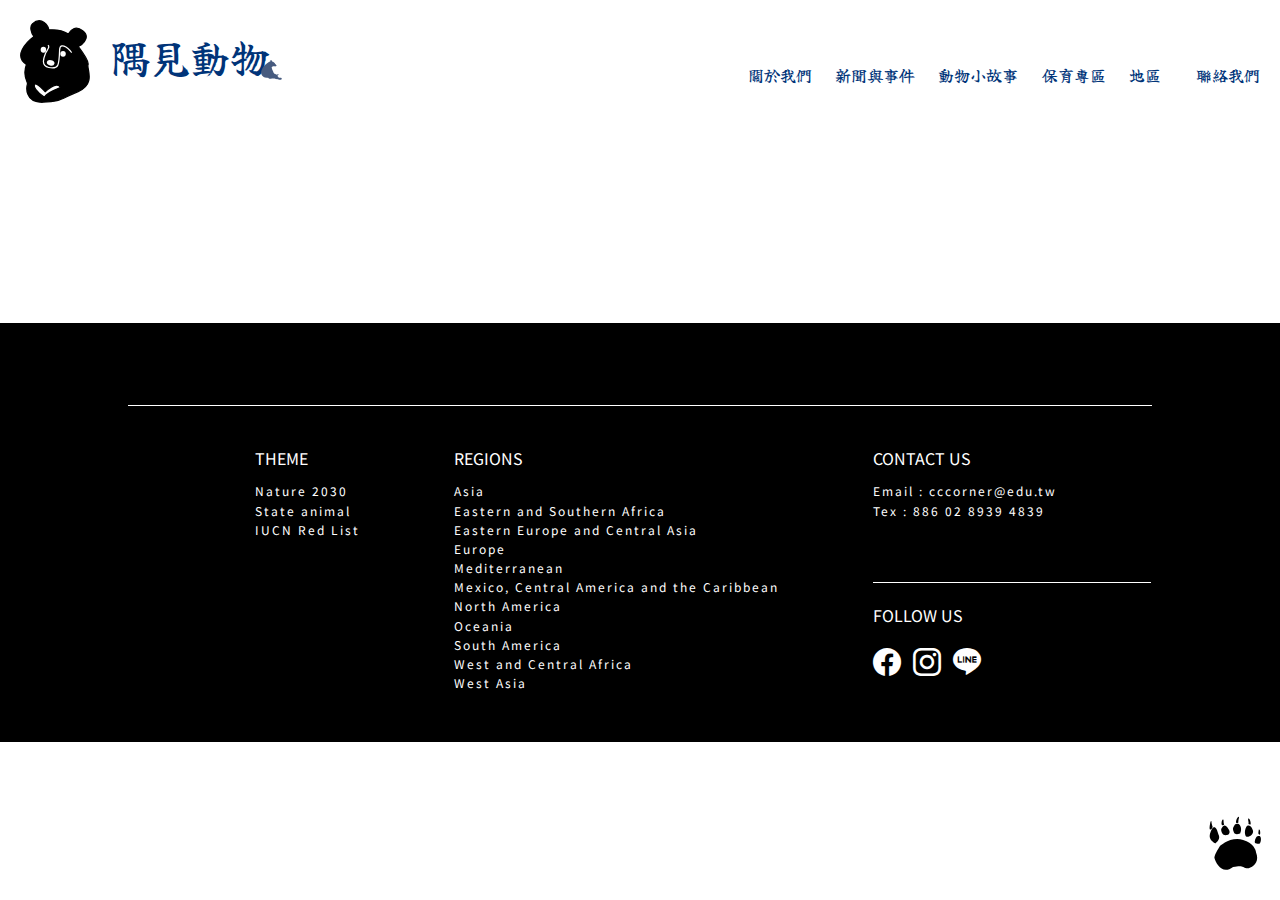
<file: animalstory.html>
<!DOCTYPE html>
<html lang="en">

<head>
    <meta charset="UTF-8">
    <meta http-equiv="X-UA-Compatible" content="IE=edge">
    <meta name="viewport" content="width=device-width, initial-scale=1.0">
    <link rel="stylesheet" href="./css/redlist.css">
    <link rel="preconnect" href="https://fonts.googleapis.com">
    <link rel="preconnect" href="https://fonts.gstatic.com" crossorigin>
    <link
        href="https://fonts.googleapis.com/css2?family=Bitter:wght@400;500;600;800;900&family=Noto+Sans+TC:wght@400;500;700;900&family=Noto+Serif+TC:wght@400;500;700;900&family=Yuji+Boku&family=Yuji+Mai&display=swap"
        rel="stylesheet">

    <link rel="stylesheet" href="https://cdn.jsdelivr.net/npm/bootstrap-icons@1.10.3/font/bootstrap-icons.css">

    <title>Nature 2030</title>
</head>

<body>
    <header>
        <nav class="mainNav">
            <a class="logo" href="./index.html"><img class="logoBear" src="./img_compressed/svg/logo_bear.svg" alt="">
                <h2>隅見動物</h2>
                <img class="bearSit1" src="./img_compressed/svg/bear_sit.svg" alt="">
            </a>
            <ul>
                <li><a href="./wrong1.html">關於我們</a></li>
                <li><a href="news.html">新聞與事件</a></li>
                <li><a href="./animalstory.html">動物小故事</a></li>
                <li><a href="./wrong1.html">保育專區</a></li>
                <li><a href="./wrong1.html">地區<img src="./img_compressed/svg/nav/triangle.svg" alt="">
                    </a></li>
                <li><a href="contactus.html">聯絡我們</a></li>
            </ul>
        </nav>

    </header>






     <!-- ---------aside option------- -->

     <div class="bearFoot">
        <a href=""><img src="./img_compressed/svg/bear_foot_black.svg" alt=""></a>
        <div class="bearPaw">
            <div class="paw"></div>
            <div class="bearPaw1">
                <a href="./index.html">
                    <p class="simple">I</p>
                    <p class="show">index</p>
                </a>
            </div>
            <div class="bearPaw2">
                <a href="./nature2030.html">
                    <p class="simple">N</p>
                    <p class="show">Nature <br>2030</p>
                </a>
            </div>
            <div class="bearPaw3">
                <a href="./redlist.html">
                    <p class="simple">R</p>
                    <p class="show">Red List</p>
                </a>
            </div>
            <div class="bearPaw4">
                <a href="./news.html">
                    <p class="simple">N</p>
                    <p class="show">News</p>
                </a>
            </div>

            <div class="bearPaw5">
                <a href="./stateanimal.html">
                    <p class="simple">S</p>
                    <p class="show">State Animals</p>
                </a>
            </div>










        </div>



    </div>

    <!-- ---------footer------- -->

    <footer>
        <span class="long"></span>
        <ul>
            <li>
                <h2>THEME</h2>
                <ul>
                    <li>Nature 2030</li>
                    <li>State animal</li>
                    <li>IUCN Red List</li>
                </ul>

            </li>
            <li>
                <h2>REGIONS</h2>
                <ul>
                    <li>Asia</li>
                    <li>Eastern and Southern Africa</li>
                    <li>Eastern Europe and Central Asia</li>
                    <li>Europe</li>
                    <li>Mediterranean</li>
                    <li>Mexico, Central America and the Caribbean</li>
                    <li>North America</li>
                    <li>Oceania</li>
                    <li>South America</li>
                    <li>West and Central Africa</li>
                    <li>West Asia</li>
                </ul>
            </li>
            <li>
                <h2>CONTACT US</h2>
                <ul>
                    <li>Email : cccorner@edu.tw</li>
                    <li>Tex : 886 02 8939 4839</li>
                </ul>
                <span class="short"></span>
                <h2>FOLLOW US</h2>
                <ul class="icons">

                    <li><a href="">
                            <i class="bi bi-facebook"></i></a></li>
                    <li><a href=""><i class="bi bi-instagram"></i></a></li>
                    <li><a href=""><i class="bi bi-line"></i></a></li>
                </ul>
            </li>
        </ul>
    </footer>

</body>

</html>
</file>
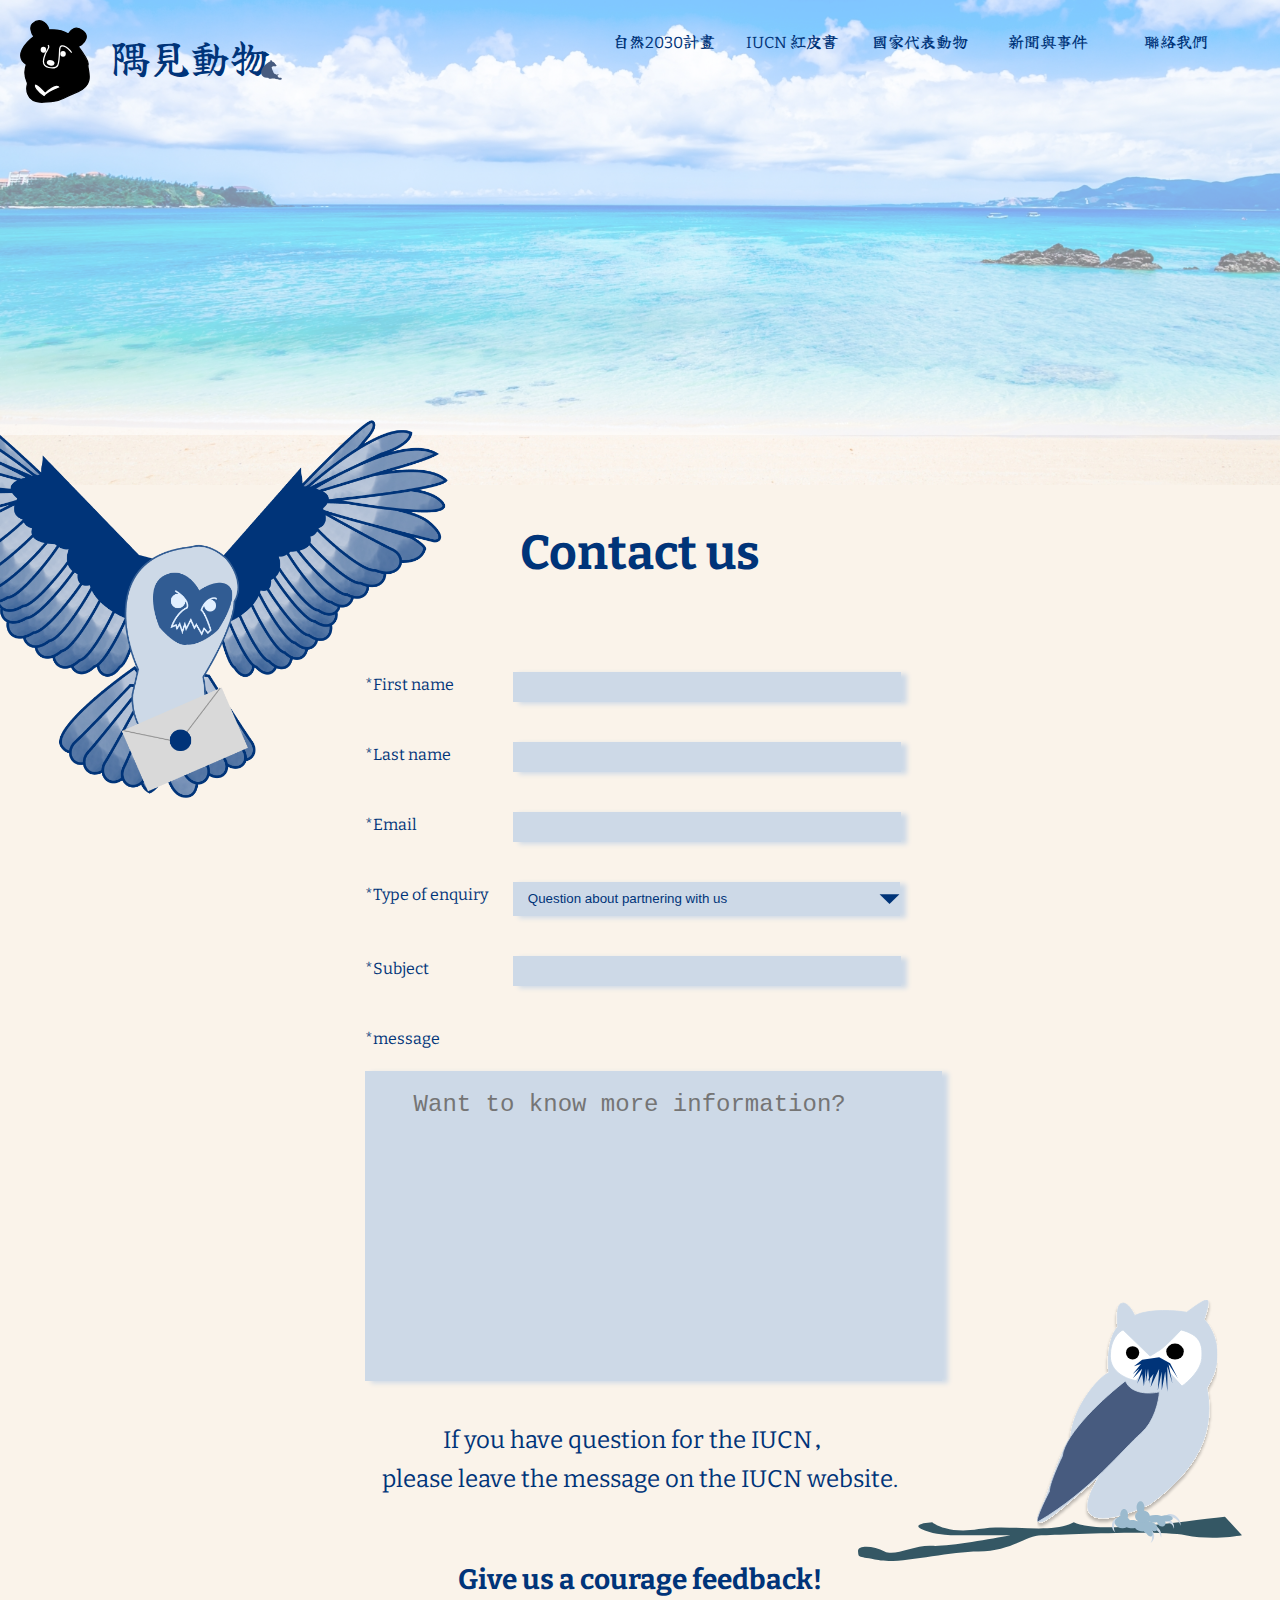
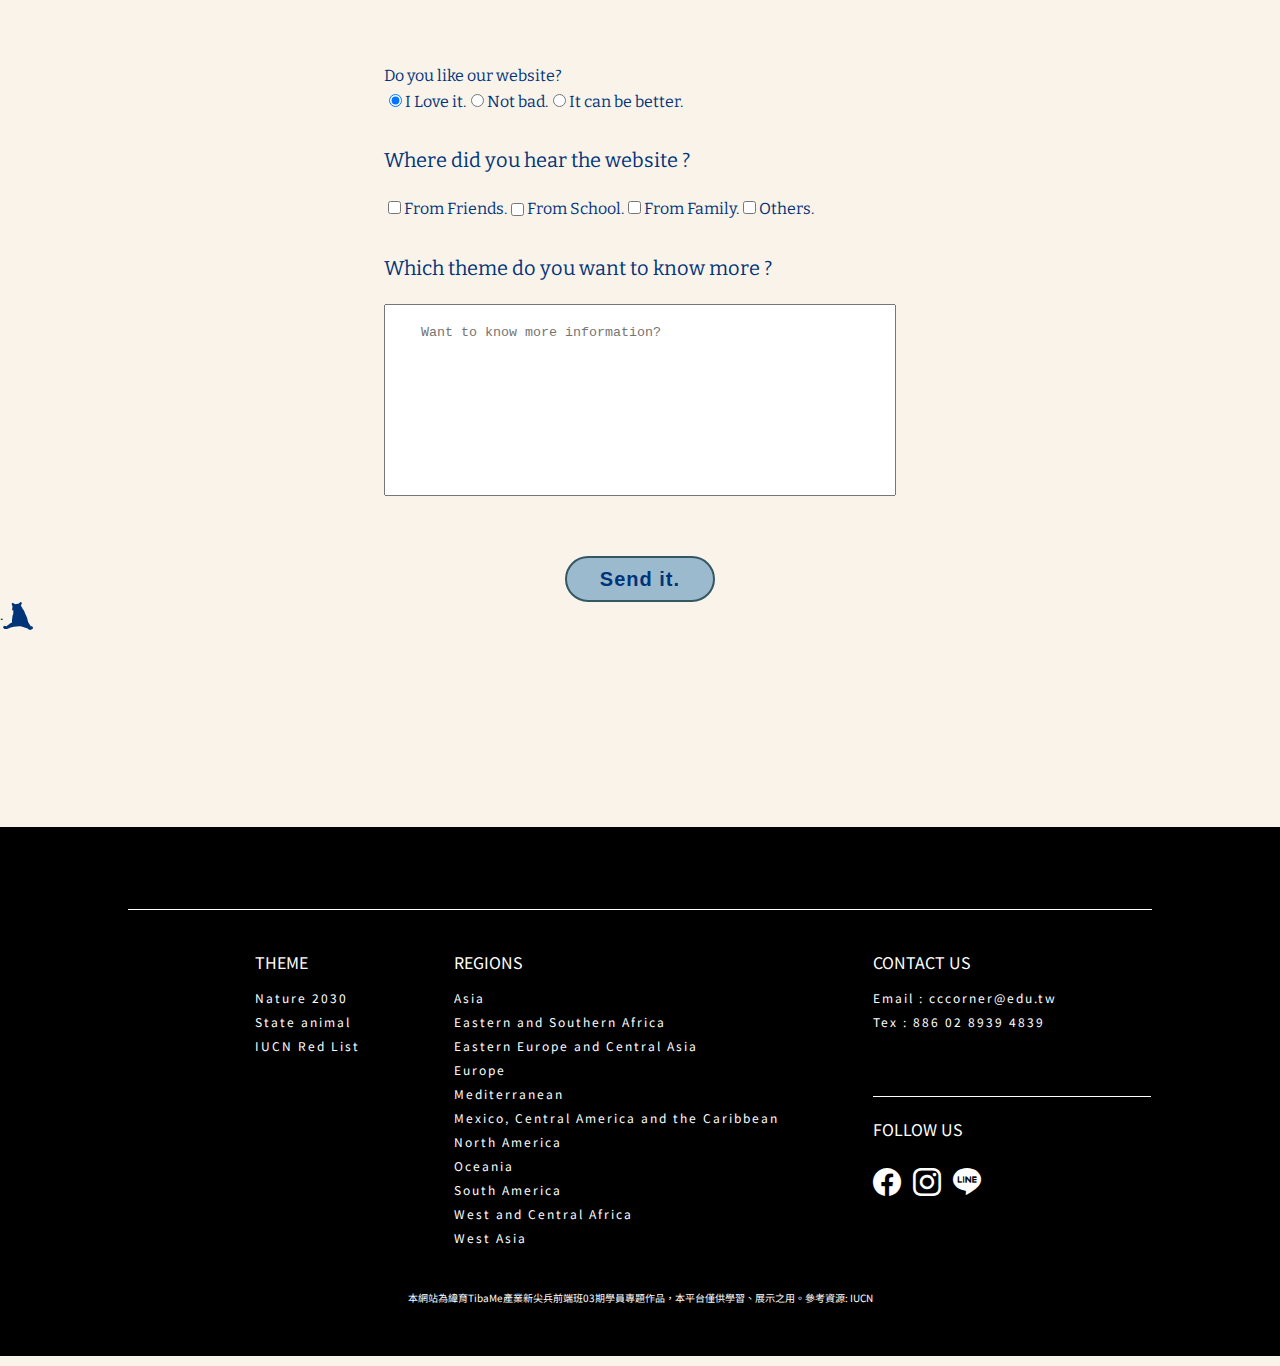
<file: contactus.html>
<!DOCTYPE html>
<html lang="en">

<head>
    <meta charset="UTF-8">
    <meta http-equiv="X-UA-Compatible" content="IE=edge">
    <meta name="viewport" content="width=device-width, initial-scale=1.0">
    <link rel="stylesheet" href="./css/contactus.css">
    <link rel="preconnect" href="https://fonts.googleapis.com">
    <link rel="preconnect" href="https://fonts.gstatic.com" crossorigin>
    <link
        href="https://fonts.googleapis.com/css2?family=Bitter:wght@400;500;600;800;900&family=Noto+Sans+TC:wght@400;500;700;900&family=Noto+Serif+TC:wght@400;500;700;900&family=Yuji+Boku&family=Yuji+Mai&display=swap"
        rel="stylesheet">

    <link rel="stylesheet" href="https://cdn.jsdelivr.net/npm/bootstrap-icons@1.10.3/font/bootstrap-icons.css">
    <link rel="icon" href="./img_compressed/black_bear_happy.ico" type="image/x-icon" />
    <link rel="stylesheet" href="./css/common.css">
    <title>聯絡我們</title>
</head>

<body>
    <header>
        <nav class="mainNav">
            <div class="navBg">
                <a class="logo" href="./index.html"><img class="logoBear" src="./img_compressed/svg/logo_bear.svg"
                        alt="">
                    <h2>隅見動物</h2>
                    <img class="bearSit1" src="./img_compressed/svg/bear_sit.svg" alt="">
                </a>
                <ul>
                    <li><a href="./nature2030.html">自然2030計畫</a></li>
                    <li><a href="./redlist.html">IUCN 紅皮書</a></li>
                    <li><a href="./stateanimal.html">國家代表動物</a></li>
                    <li><a href="./news.html">新聞與事件</a></li>
                    <li><a href="contactus.html">聯絡我們</a></li>
                </ul>
            </div>
        </nav>



    </header>

<div class="owlFly">
    <img src="./img_compressed/img/owl_mail.png" alt="">
</div>
<div class="owlStand">
    <img class="angry" src="./img_compressed/svg/owl_stand_angry.svg" alt="">

<img class="normal" src="./img_compressed/svg/owl_stand.svg" alt="">
</div>
    

    <div class="form">
        <h1 class="title">Contact us</h1>
        <div class="firstName">
            <h3>*First name</h3>
            <input type="text" placeholder="" required>
        </div>
        <div class="firstName">
            <h3>*Last name</h3>
            <input type="text" placeholder="" required>
        </div>
        <div class="firstName">
            <h3>*Email</h3>
            <input type="text" placeholder="" required>
        </div>
        <div class="selection">
            <h3>*Type of enquiry</h3>
            <select class="pretty-select" required>
                <option>Question about partnering with us</option>
                <option>Question about IUCN Natrue 2030</option>
                <option>Question about IUCN Red list</option>
                <option>Question for the Webmaster</option>
            </select>
        </div>
        <div class="firstName">
            <h3>*Subject</h3>
            <input type="text" placeholder="" required>
        </div>
        <div class="message">
            <h3>*message</h3>

            <textarea name="" id="" cols="20" rows="10" placeholder="  Want to know more information?" required></textarea>

        </div>

        <div class="notice">
            <p>If you have question for the IUCN，<br>
                please leave the message on the IUCN website.</p>
        </div>
        <div class="feedback">
            <h1>Give us a courage feedback!</h1>
            <h2></h2>Do you like our website?
            </h2>
            <ul class="radio">
                <li><label><input type="radio" id="love" name="like" value="I Love it." checked></label>I Love it.</li>
                <li><label><input type="radio" id="notBad" name="like" value="Not bad."></label>Not bad.</li>
                <li><label><input type="radio" id="beBetter." name="like" value="It can be better."></label>It can be
                    better.</li>


            </ul>





            <h2>Where did you hear the website ?
            </h2>
            <ul class="checkbox">
                <li><label><input type="checkbox" id="fromWho1" name="friend"  value="friend"><span style="vertical-align: top">From Friends.</span></label> </li>
                <li><label><input type="checkbox" id="fromWho2" name="school" style="vertical-align: middle" value="school"></label>From School.</li>
                <li><label><input type="checkbox" id="fromWho3" name="family" value="family"></label>From Family.</li>
                <li><label><input type="checkbox" id="fromWho4" name="other" value="other"></label>Others.</li>

            </ul>
            <h2>Which theme do you want to know more ?</h2>

            <textarea name="" id="" cols="20" rows="10" placeholder="  Want to know more information?" required ></textarea>
            
            <input class="send" type="submit" value="Send it.">
        </div>

    </div>
    .
    <!-- ---------aside option------- -->

    <!-- <div class="bearFoot">
        <a href=""><img src="./img_compressed/svg/bear_foot_black.svg" alt=""></a>
        <div class="bearPaw">
            <div class="paw"></div>
            <div class="bearPaw1">
                <a href="./index.html">
                    <p class="simple">I</p>
                    <p class="show">index</p>
                </a>
            </div>
            <div class="bearPaw2">
                <a href="./nature2030.html">
                    <p class="simple">N</p>
                    <p class="show">Nature <br>2030</p>
                </a>
            </div>
            <div class="bearPaw3">
                <a href="./redlist.html">
                    <p class="simple">R</p>
                    <p class="show">Red List</p>
                </a>
            </div>
            <div class="bearPaw4">
                <a href="./news.html">
                    <p class="simple">N</p>
                    <p class="show">News</p>
                </a>
            </div>

            <div class="bearPaw5">
                <a href="./stateanimal.html">
                    <p class="simple">S</p>
                    <p class="show">State Animals</p>
                </a>
            </div>
        </div>
    </div> -->

    <!-- ------curcor------ -->
    <img src="./img_compressed/svg/cursor.svg" alt="" id="cursor">
 <!-- ---------footer------- -->

 <footer>
    <span class="long"></span>
    <ul>
        <li>
            <h2>THEME</h2>
            <ul class="footer_theme">
                <li><a href="./nature2030.html">Nature 2030</a> </li>
                <li><a href="./stateanimal.html">State animal</a> </li>
                <li><a href="./redlist.html">IUCN Red List</a> </li>
            </ul>

        </li>
        <li>
            <h2>REGIONS</h2>
            <ul class="footer_region">
                <li>Asia</li>
                <li>Eastern and Southern Africa</li>
                <li>Eastern Europe and Central Asia</li>
                <li>Europe</li>
                <li>Mediterranean</li>
                <li>Mexico, Central America and the Caribbean</li>
                <li>North America</li>
                <li>Oceania</li>
                <li>South America</li>
                <li>West and Central Africa</li>
                <li>West Asia</li>
            </ul>
        </li>
        <li>
            <h2>CONTACT US</h2>
            <ul class="footer_contact_us">
                <li>Email : cccorner@edu.tw</li>
                <li>Tex : 886 02 8939 4839</li>
            </ul>
            <span class="short"></span>
            <h2>FOLLOW US</h2>
            <ul class="icons">

                <li><a href="https://www.facebook.com/TibaMe">
                        <i class="bi bi-facebook"></i></a></li>
                <li><a href=""><i class="bi bi-instagram"></i></a></li>
                <li><a href=""><i class="bi bi-line"></i></a></li>
            </ul>
        </li>
    </ul>
    <p>本網站為緯育TibaMe產業新尖兵前端班03期學員專題作品，本平台僅供學習、展示之用。參考資源: IUCN</p>
</footer>
<script src="./js/contactus.js"></script>
</body>

</html>
</file>
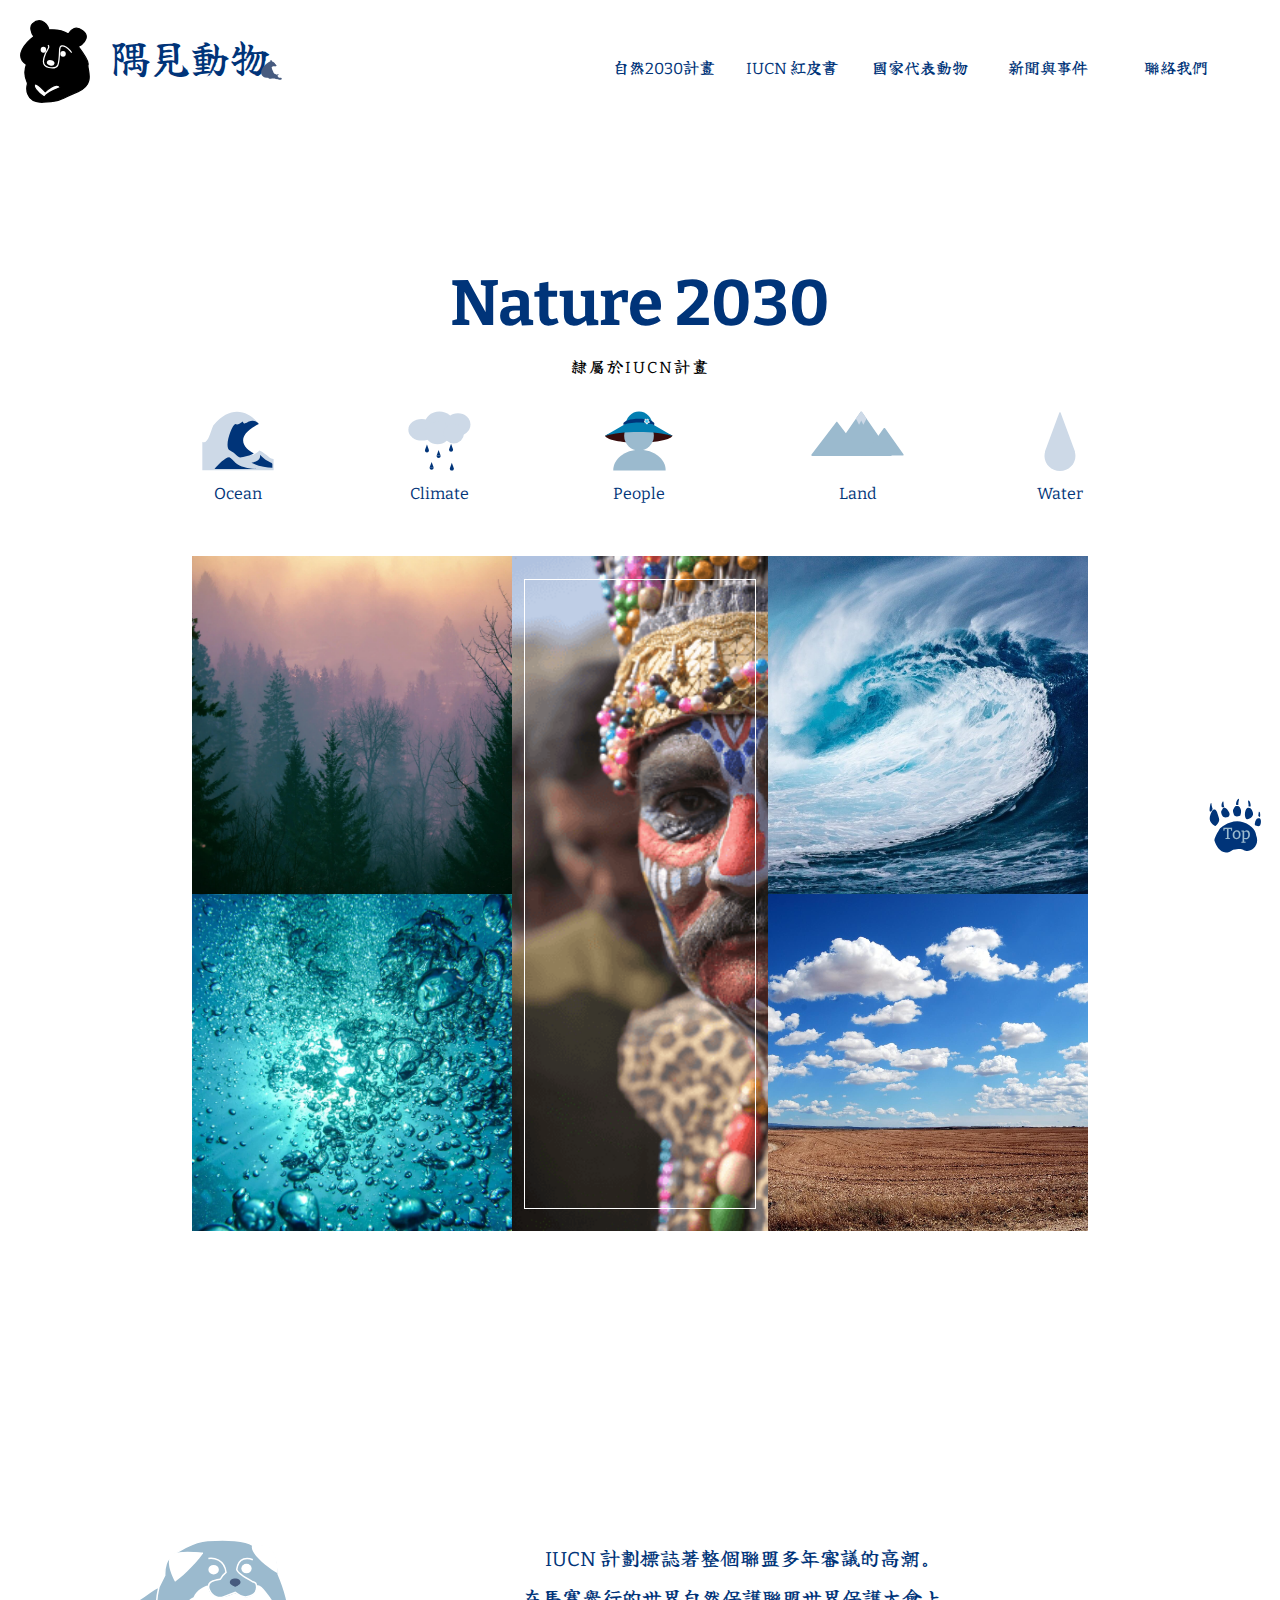
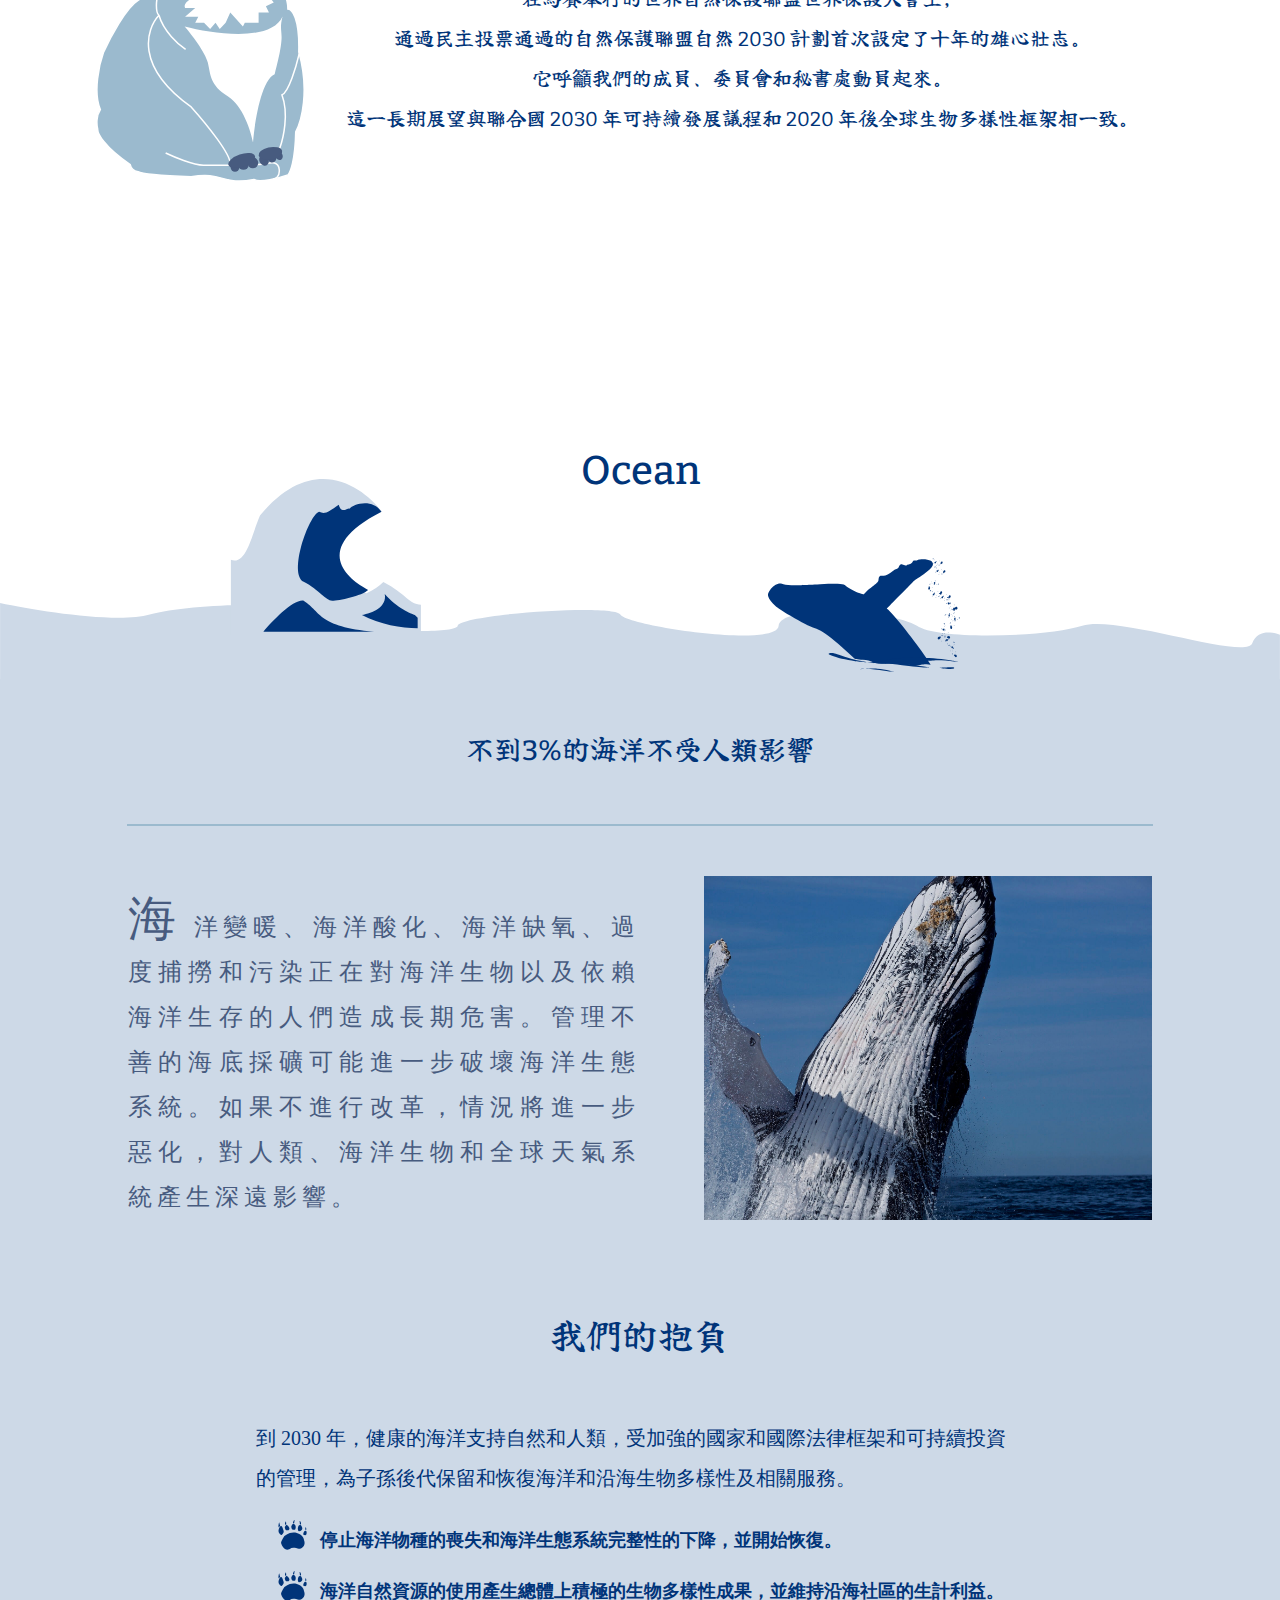
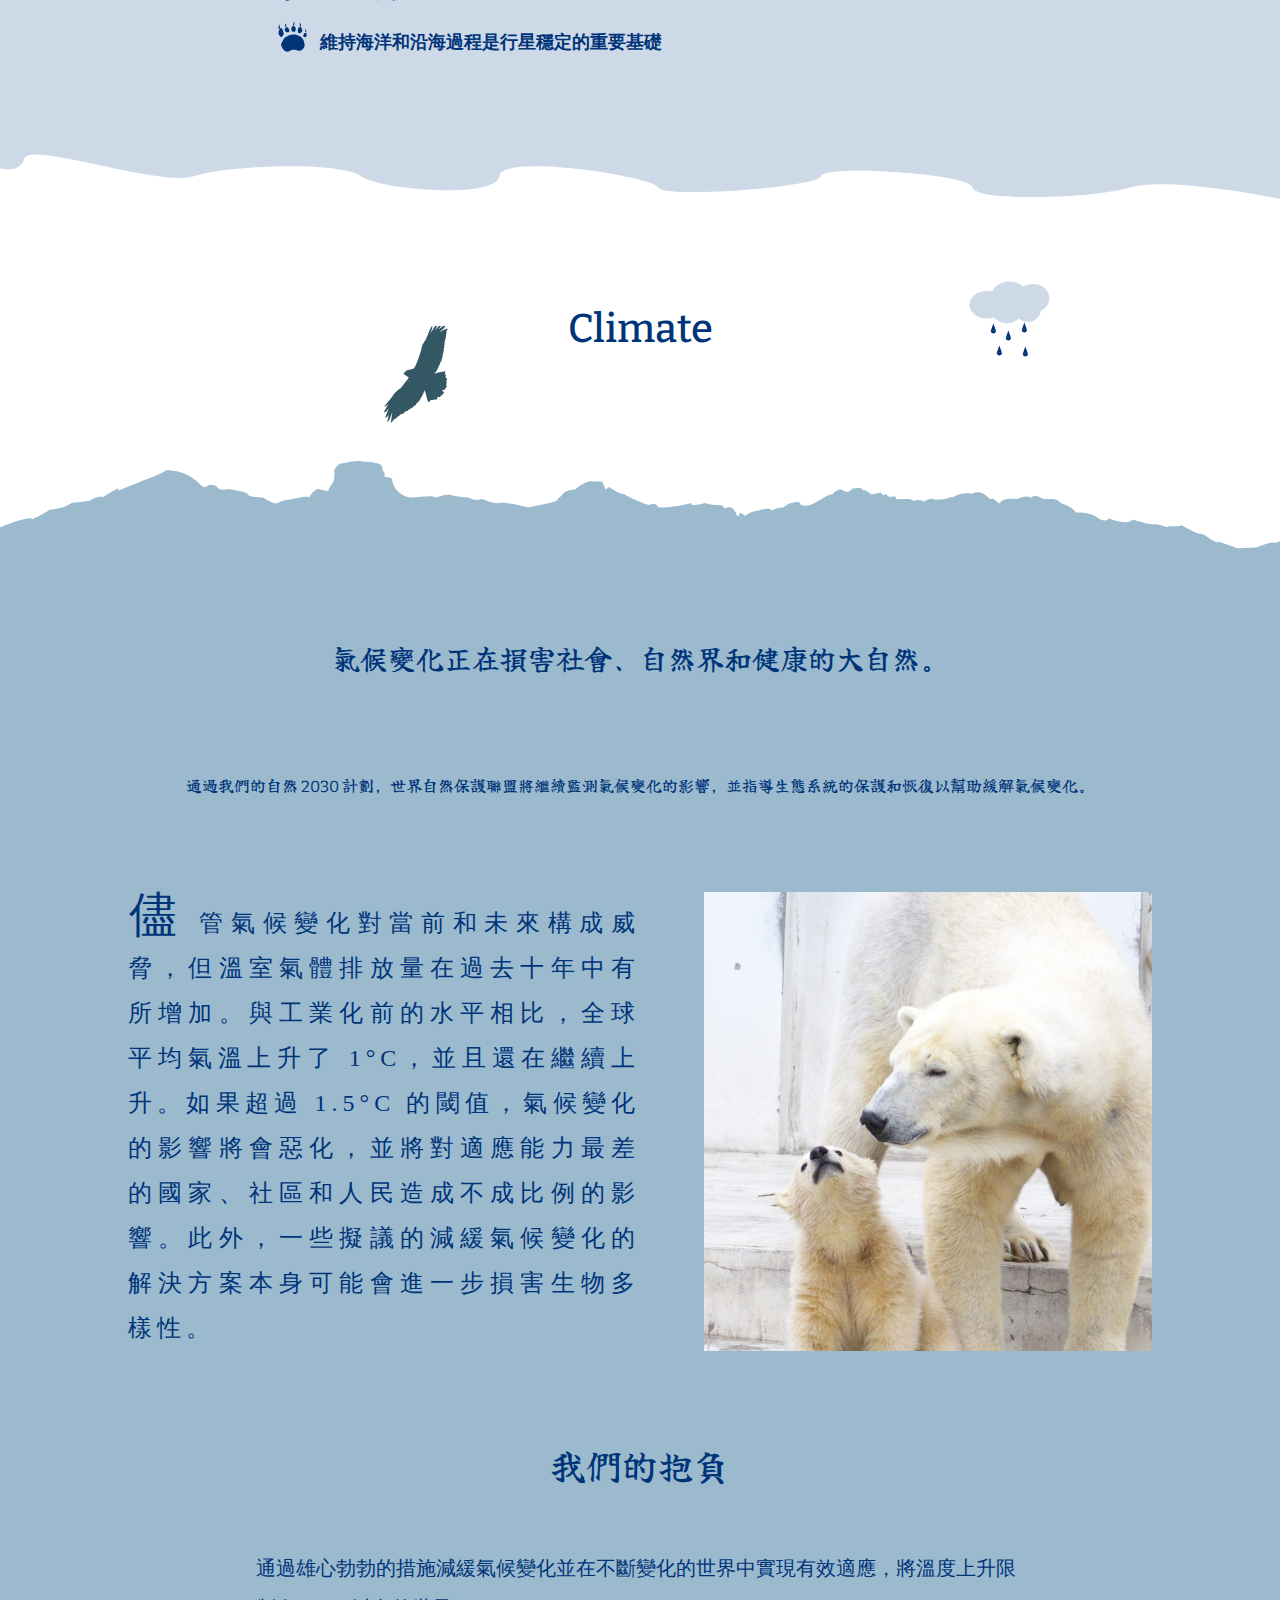
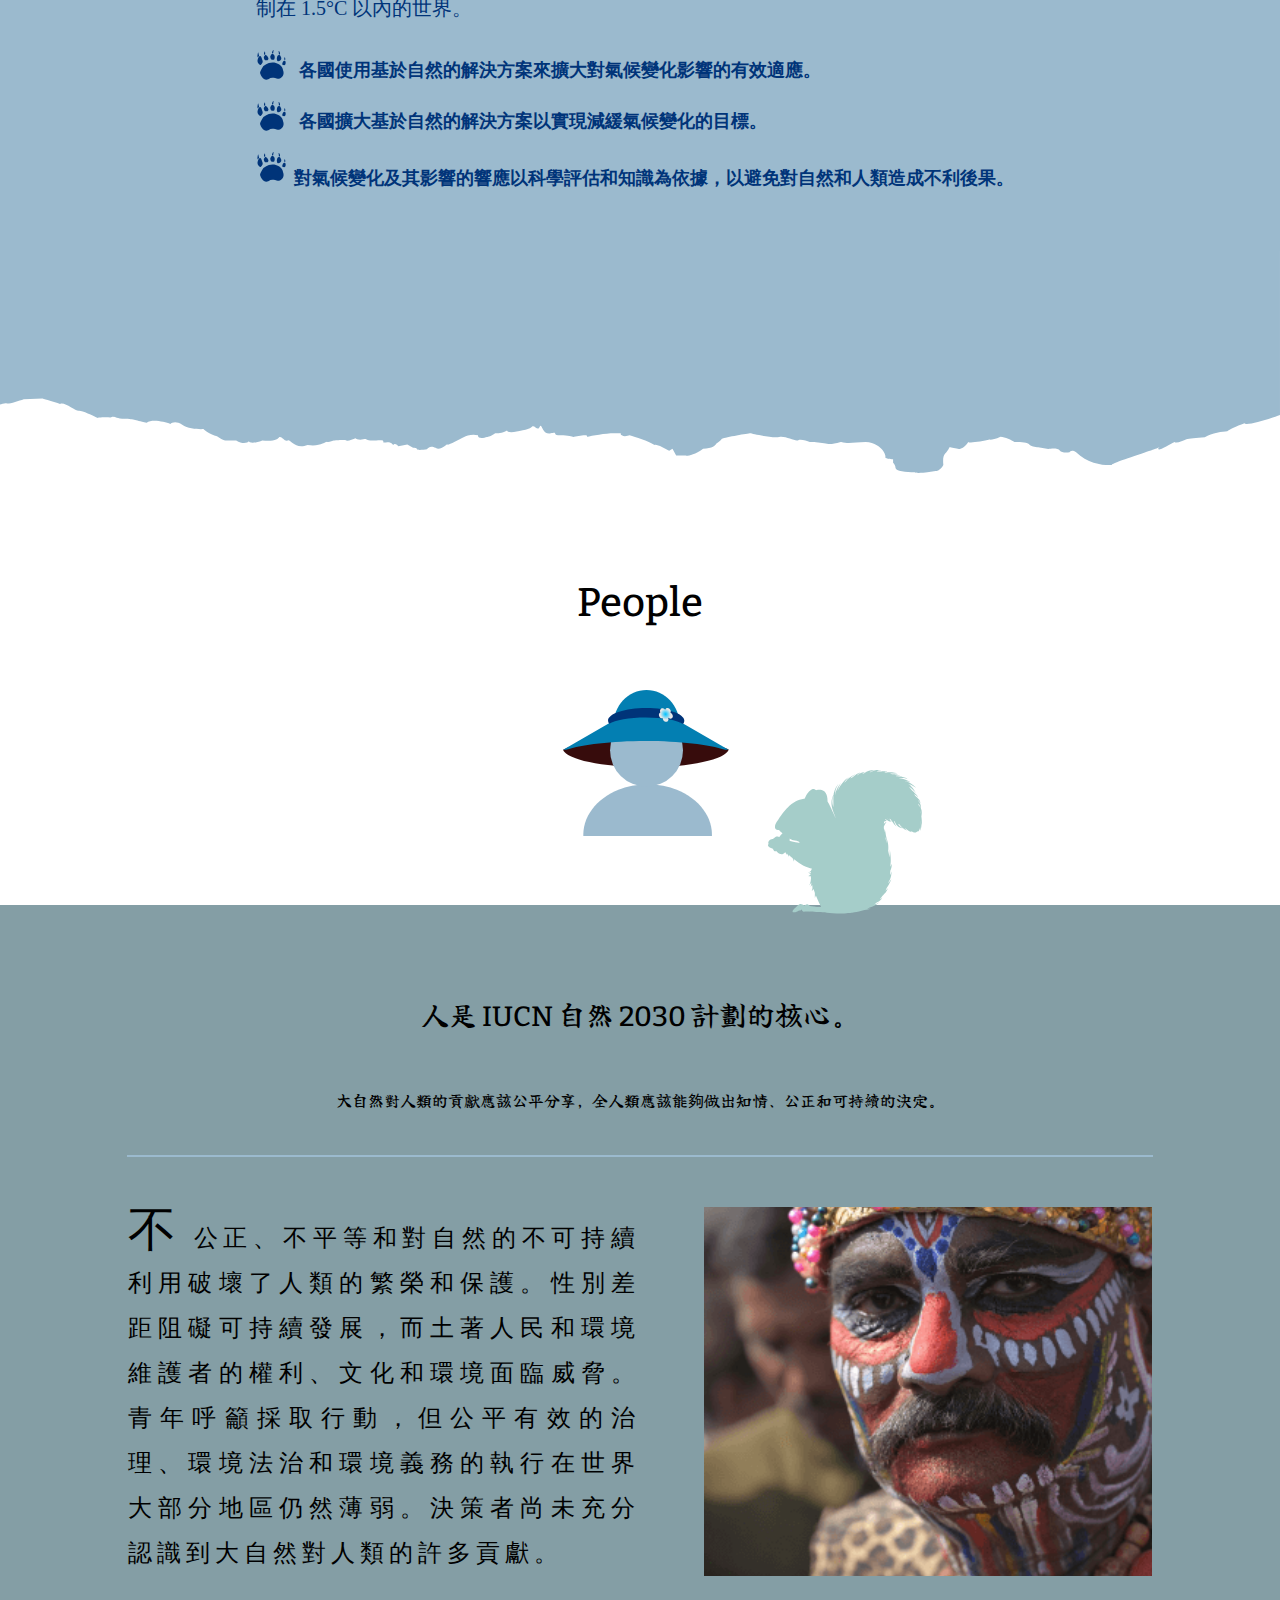
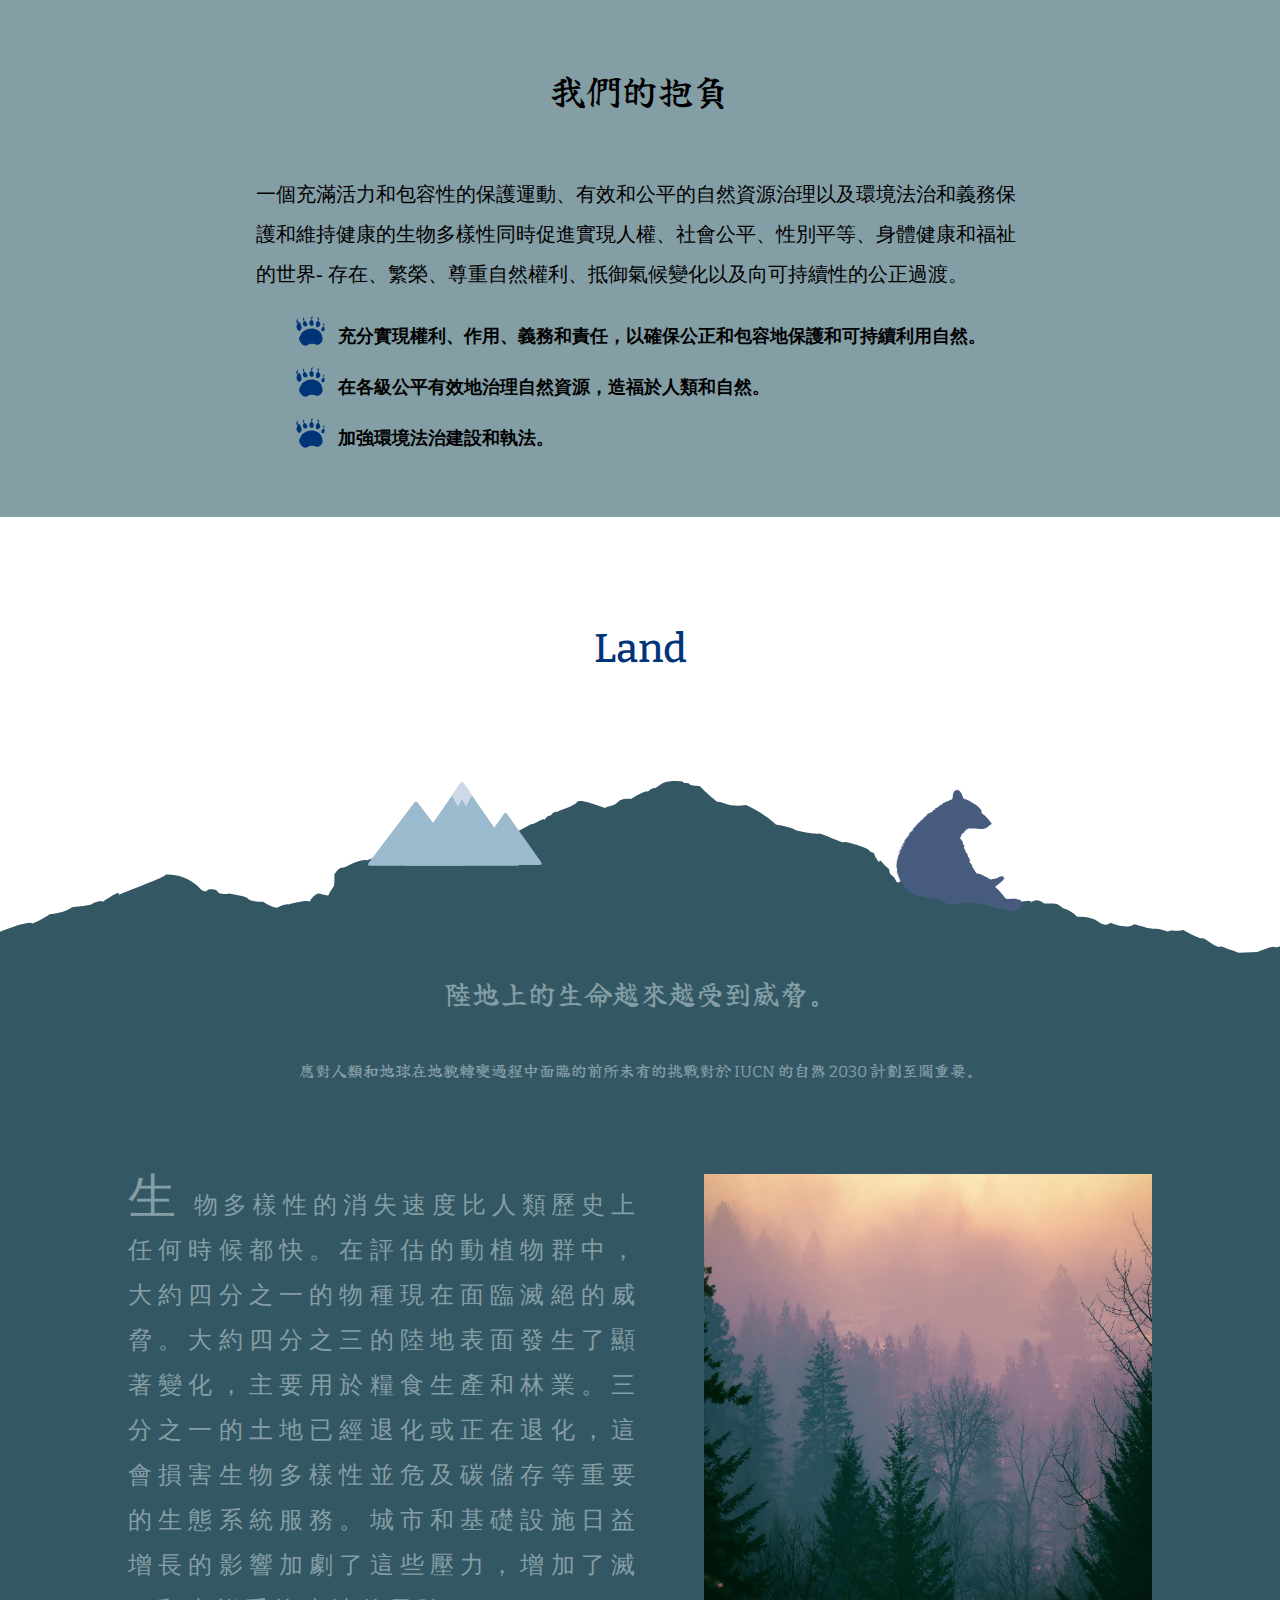
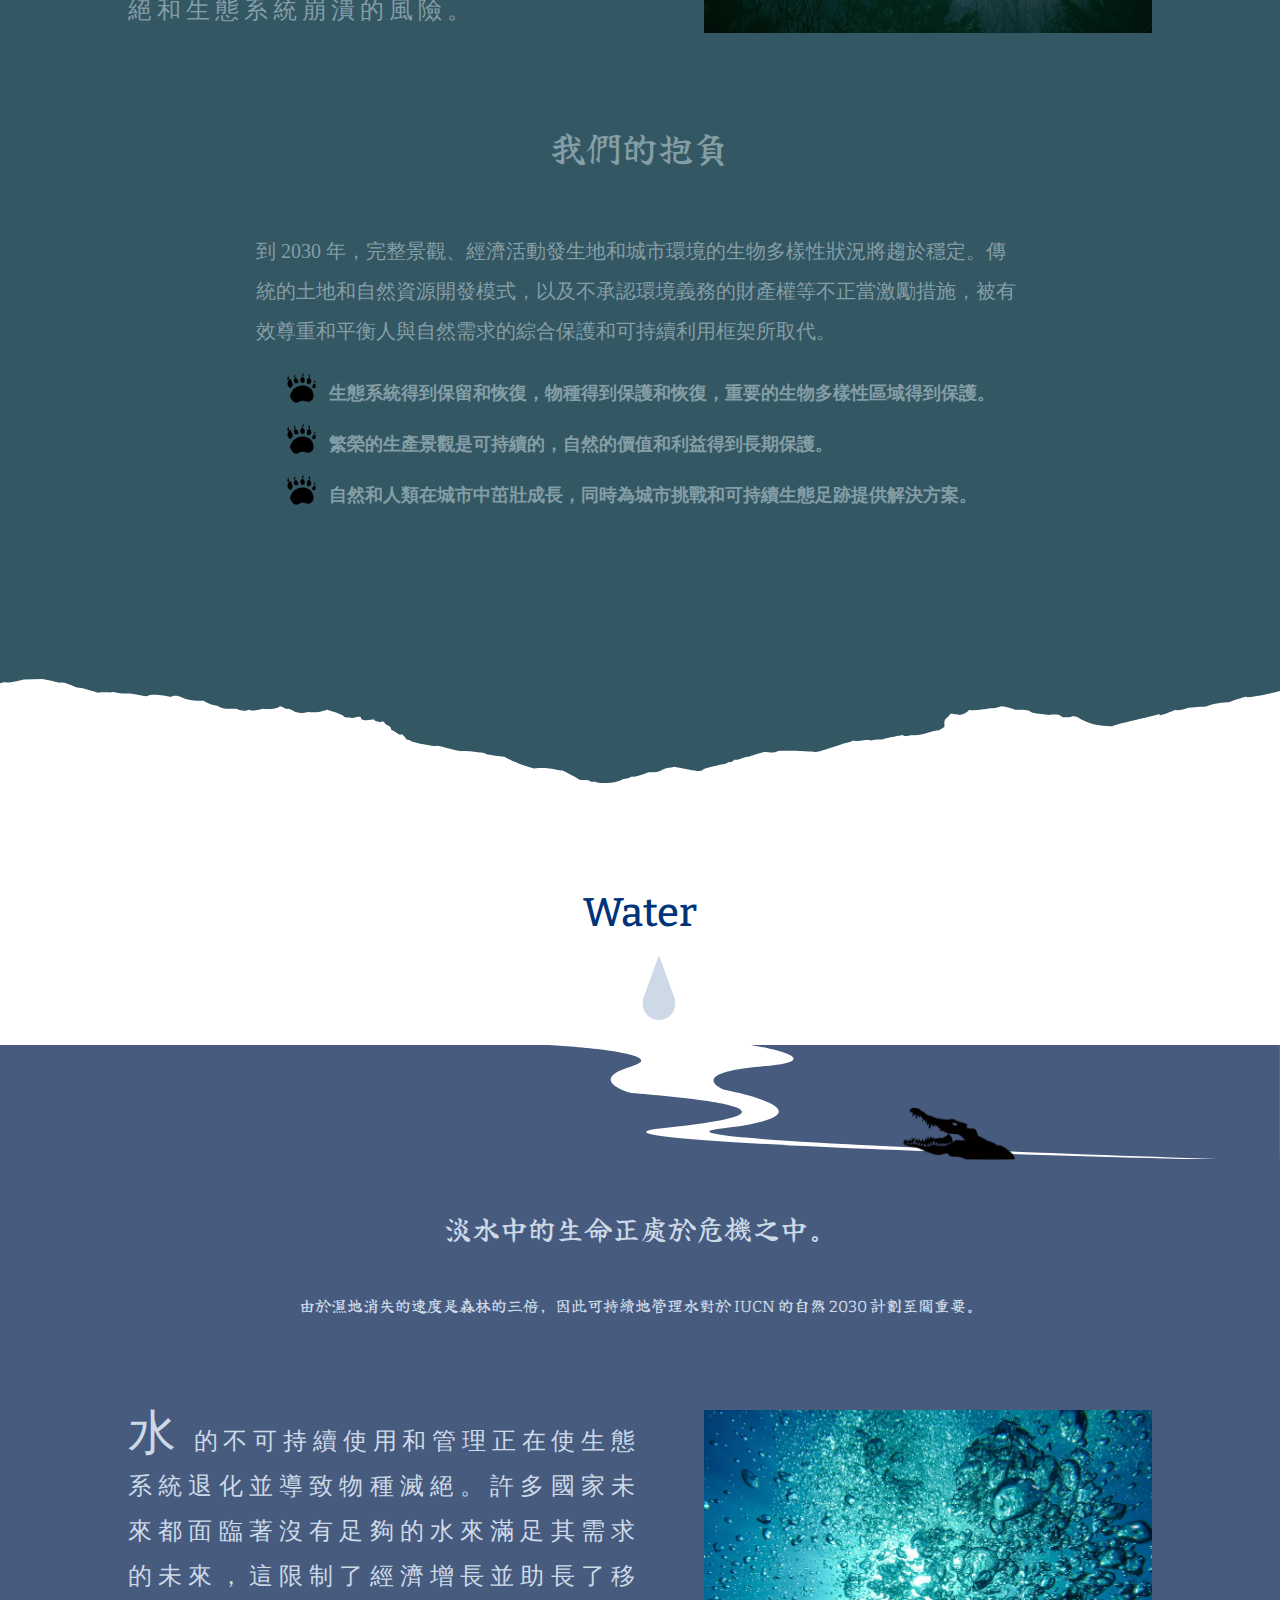
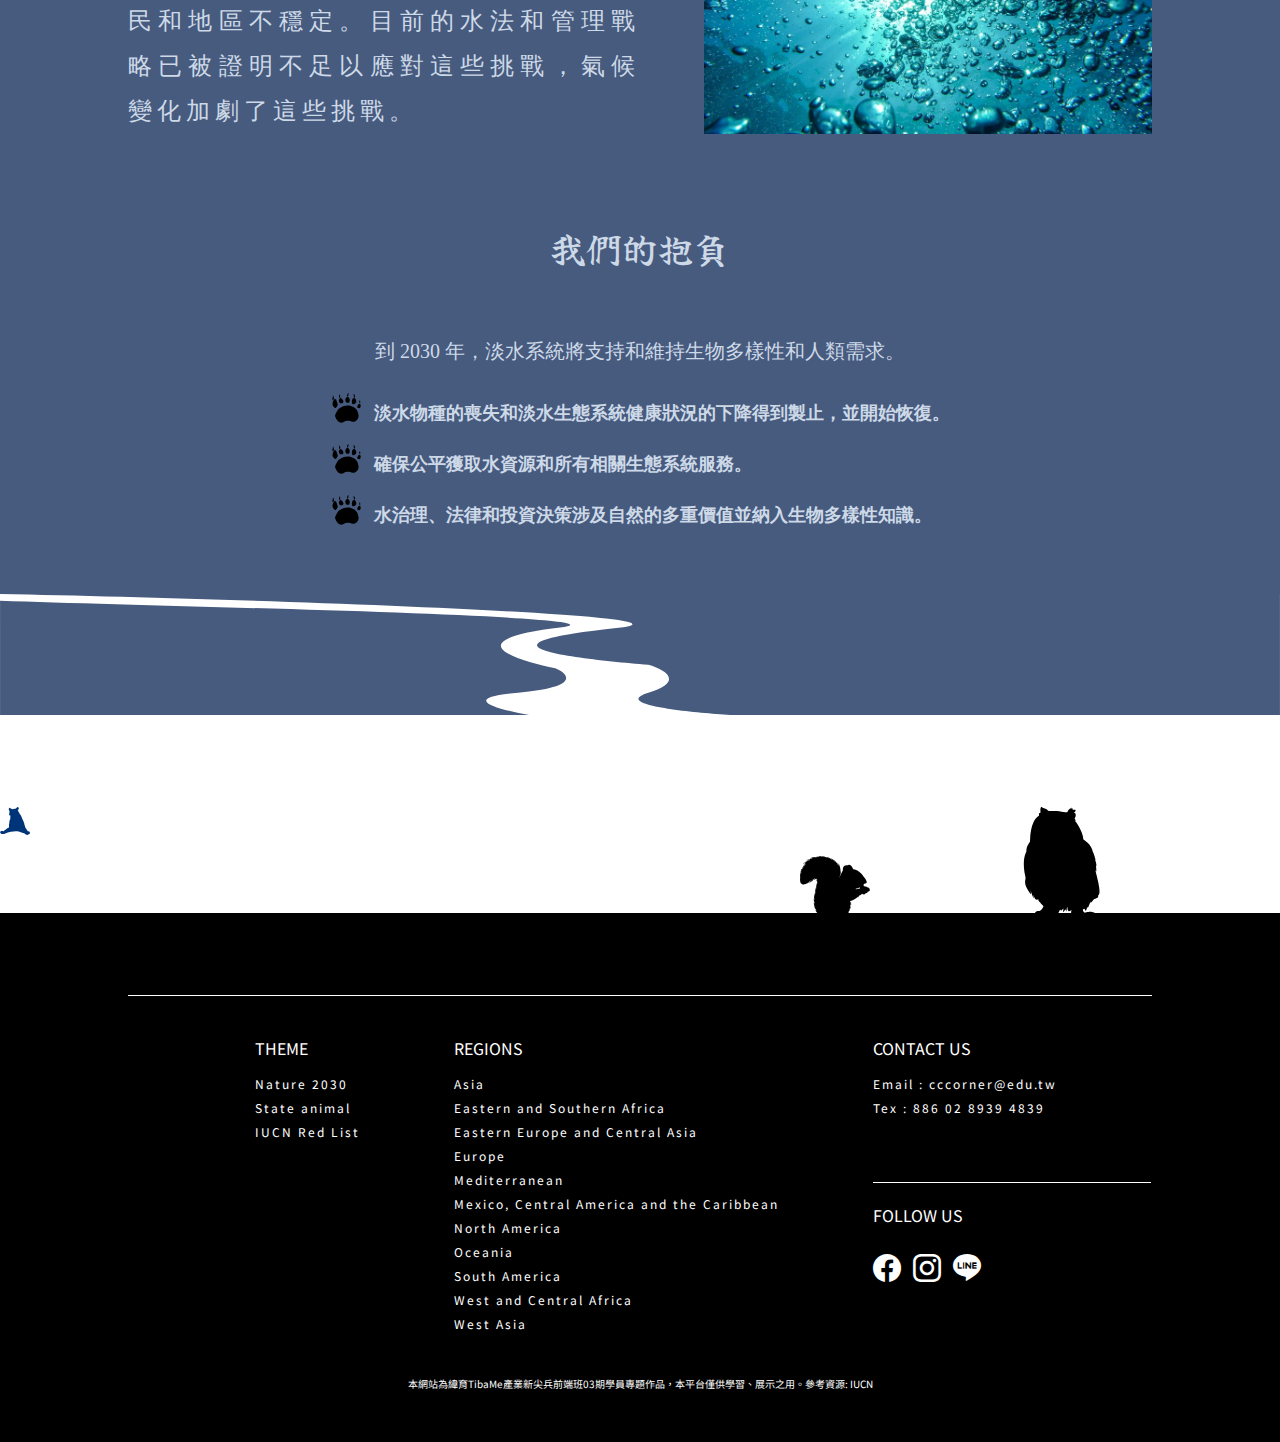
<file: nature2030.html>
<!DOCTYPE html>
<html lang="en">

<head>
    <meta charset="UTF-8">
    <meta http-equiv="X-UA-Compatible" content="IE=edge">
    <meta name="viewport" content="width=device-width, initial-scale=1.0">

    <link rel="preconnect" href="https://fonts.googleapis.com">
    <link rel="preconnect" href="https://fonts.gstatic.com" crossorigin>
    <link
        href="https://fonts.googleapis.com/css2?family=Bitter:wght@400;500;600;800;900&family=Noto+Sans+TC:wght@400;500;700;900&family=Noto+Serif+TC:wght@400;500;700;900&family=Yuji+Boku&family=Yuji+Mai&display=swap"
        rel="stylesheet">
    <link rel="icon" href="./img_compressed/black_bear_happy.ico" type="image/x-icon" />
    <link rel="stylesheet" href="https://cdn.jsdelivr.net/npm/bootstrap-icons@1.10.3/font/bootstrap-icons.css">
    
    <link rel="stylesheet" href="./css/nature2030.css">
    <link rel="stylesheet" href="./css/common.css">
    <title>Nature 2030</title>
</head>

<body>
    <header>
        <nav class="mainNav">
            <a class="logo" href="./index.html"><img class="logoBear" src="./img_compressed/svg/logo_bear.svg" alt="">
                <h2>隅見動物</h2>
                <img class="bearSit1" src="./img_compressed/svg/bear_sit.svg" alt="">
            </a>
            <ul>
                <li><a href="./nature2030.html">自然2030計畫</a></li>
                <li><a href="./redlist.html">IUCN 紅皮書</a></li>
                <li><a href="./stateanimal.html">國家代表動物</a></li>
                <li><a href="./news.html">新聞與事件</a></li>
                <li><a href="contactus.html">聯絡我們</a></li>
            </ul>
        </nav>

    </header>

    <!-- -----nature 2030----- -->
    <div class="nature2030">
        <h1>Nature 2030</h1>
        <h2>隸屬於IUCN計畫</h2>
        <ul>
            <li><a href="#ocean"><img src="./img_compressed/svg/icon/ocean_icon.svg" alt="">Ocean</a>
            </li>
            <li><a href="#climate"><img src="./img_compressed/svg/icon/climate_icon.svg" alt="">Climate</a></li>
            <li><a href="#people"><img src="./img_compressed/svg/icon/people_icon.svg" alt="">People</a></li>
            <li><a href="#land"><img class="moutain_icon" src="./img_compressed/svg/icon/moutain_icon.svg"
                        alt="">Land</a>
            </li>
            <li><a href="#water"><img src="./img_compressed/svg/icon/water_icon.svg" alt="">Water</a></li>
        </ul>
        <div class="section">
            <ul>
                <li>
                    <div class="img1 imgU"></div>
                    <div class="img2 imgD"></div>

                </li>
                <li class="peopleContainer">
                    <div class="people">
                        <div class="frame">

                        </div>

                    </div>
                </li>
                <li>
                    <div class="img3 imgU"></div>
                    <div class="img4 imgD"></div>
                </li>
            </ul>
        </div>
        <div class="protect">
            <div class="animalHappy">
                <img class="smile" src="./img_compressed/svg/pallas_cat_happy.svg" alt="">
                <img class="angry" src="./img_compressed/svg/pallas_cat_angry.svg" alt="">
            </div>
            <p class="plane">
                IUCN 計劃標誌著整個聯盟多年審議的高潮。<br>
                在馬賽舉行的世界自然保護聯盟世界保護大會上，<br>
                通過民主投票通過的自然保護聯盟自然 2030 計劃首次設定了十年的雄心壯志。<br>
                它呼籲我們的成員、委員會和秘書處動員起來。<br>
                這一長期展望與聯合國 2030 年可持續發展議程和 2020 年後全球生物多樣性框架相一致。</p>

        </div>

    </div>


    <div class="mainContent">
        <!-- -----ocean----- -->
        <div class="main mainOcean">
            <a name="ocean" id="ocean"></a>
            <h1>Ocean</h1>
            <div class="world1">
                <div class="whale"><img src="./img_compressed/svg/whale.svg" alt=""></div>
                <div class="wave"><img src="./img_compressed/svg/icon/ocean_icon.svg" alt=""></div>
                <img class="border_mountain1_up" src="./img_compressed/svg/border_ocean_up.svg" alt="">
            </div>

            <div class="aboutUs">

                <h1>不到3%的海洋不受人類影響</h1>
                <span></span>
                <div class="section">
                    <p> <span class="intro">海</span>
                        洋變暖、海洋酸化、海洋缺氧、過度捕撈和污染正在對海洋生物以及依賴海洋生存的人們造成長期危害。管理不善的海底採礦可能進一步破壞海洋生態系統。如果不進行改革，情況將進一步惡化，對人類、海洋生物和全球天氣系統產生深遠影響。
                    </p>



                    <div class="asideImg"></div>


                </div>
                <h3>我們的抱負</h3>
                <div class="ambition">

                    <p> 到 2030 年，健康的海洋支持自然和人類，受加強的國家和國際法律框架和可持續投資的管理，為子孫後代保留和恢復海洋和沿海生物多樣性及相關服務。
                    </p>
                    <ul>
                        <li>
                            <div class="bearFootSmall">
                                <img src="./img_compressed/svg/bear_foot_small.svg" alt="">
                            </div>
                            停止海洋物種的喪失和海洋生態系統完整性的下降，並開始恢復。
                        </li>
                        <li>
                            <div class="bearFootSmall">
                                <img src="./img_compressed/svg/bear_foot_small.svg" alt="">
                            </div>海洋自然資源的使用產生總體上積極的生物多樣性成果，並維持沿海社區的生計利益。
                        </li>
                        <li>
                            <div class="bearFootSmall">
                                <img src="./img_compressed/svg/bear_foot_small.svg" alt="">
                            </div>維持海洋和沿海過程是行星穩定的重要基礎
                        </li>
                    </ul>


                </div>
            </div>
            <!-- 內容結束 -->
            <img class="border_mountain1_up" src="./img_compressed/svg/border_ocean_down.svg" alt="">
        </div>

        <!-- -----climate----- -->
        <div class="main mainClimate">
            <a name="climate" id="climate"></a>
            <h1>Climate</h1>
            <div class="world1">
                <div class="eagle"><img src="./img_compressed/svg/eagle_climate.svg" alt=""></div>
                <div class="moutain1"><img src="./img_compressed/svg/icon/climate_icon.svg" alt=""></div>
                <img class="border_mountain1_up" src="./img_compressed/svg/border_climate_up.svg" alt="">
            </div>

            <div class="aboutUs">

                <h1>氣候變化正在損害社會、自然界和健康的大自然。
                </h1>
                <h2>通過我們的自然 2030 計劃，世界自然保護聯盟將繼續監測氣候變化的影響，並指導生態系統的保護和恢復以幫助緩解氣候變化。</h2>
                <span></span>
                <div class="section">
                    <p> <span class="intro">儘</span>
                        管氣候變化對當前和未來構成威脅，但溫室氣體排放量在過去十年中有所增加。與工業化前的水平相比，全球平均氣溫上升了 1°C，並且還在繼續上升。如果超過 1.5°C
                        的閾值，氣候變化的影響將會惡化，並將對適應能力最差的國家、社區和人民造成不成比例的影響。此外，一些擬議的減緩氣候變化的解決方案本身可能會進一步損害生物多樣性。
                    </p>



                    <div class="asideImg"></div>


                </div>
                <h3>我們的抱負</h3>
                <div class="ambition">

                    <p> 通過雄心勃勃的措施減緩氣候變化並在不斷變化的世界中實現有效適應，將溫度上升限制在 1.5°C 以內的世界。

                    </p>
                    <ul>
                        <li>
                            <div class="bearFootSmall">
                                <img src="./img_compressed/svg/bear_foot_small.svg" alt="">
                            </div>
                            各國使用基於自然的解決方案來擴大對氣候變化影響的有效適應。

                        </li>
                        <li>
                            <div class="bearFootSmall">
                                <img src="./img_compressed/svg/bear_foot_small.svg" alt="">
                            </div>各國擴大基於自然的解決方案以實現減緩氣候變化的目標。
                        </li>
                        <li>
                            <div class="bearFootSmall">
                                <img src="./img_compressed/svg/bear_foot_small.svg" alt="">
                                對氣候變化及其影響的響應以科學評估和知識為依據，以避免對自然和人類造成不利後果。
                            </div>
                        </li>
                    </ul>


                </div>
            </div>
            <!-- 內容結束 -->
            <img class="border_mountain1_up" src="./img_compressed/svg/border_climate_down.svg" alt="">
        </div>

        <!-- -----people----- -->
        <div class="main mainPeople">
            <a name="people" id="people"></a>
            <h1>People</h1>
            <div class="world1">
                <div class="squirrel"><img src="./img_compressed/svg/squirrel.svg" alt=""></div>
                <div class="people1"><img src="./img_compressed/svg/icon/people_icon.svg" alt=""></div>

            </div>

            <div class="aboutUs">

                <h1>人是 IUCN 自然 2030 計劃的核心。</h1>
                <h2>大自然對人類的貢獻應該公平分享，全人類應該能夠做出知情、公正和可持續的決定。</h2>
                <span></span>
                <div class="section">
                    <p> <span class="intro">不</span>
                        公正、不平等和對自然的不可持續利用破壞了人類的繁榮和保護。性別差距阻礙可持續發展，而土著人民和環境維護者的權利、文化和環境面臨威脅。青年呼籲採取行動，但公平有效的治理、環境法治和環境義務的執行在世界大部分地區仍然薄弱。決策者尚未充分認識到大自然對人類的許多貢獻。
                    </p>



                    <div class="asideImg"></div>


                </div>
                <h3>我們的抱負</h3>
                <div class="ambition">

                    <p> 一個充滿活力和包容性的保護運動、有效和公平的自然資源治理以及環境法治和義務保護和維持健康的生物多樣性同時促進實現人權、社會公平、性別平等、身體健康和福祉的世界-
                        存在、繁榮、尊重自然權利、抵御氣候變化以及向可持續性的公正過渡。
                    </p>
                    <ul>
                        <li>
                            <div class="bearFootSmall">
                                <img src="./img_compressed/svg/bear_foot_small.svg" alt="">
                            </div>充分實現權利、作用、義務和責任，以確保公正和包容地保護和可持續利用自然。

                        </li>
                        <li>
                            <div class="bearFootSmall">
                                <img src="./img_compressed/svg/bear_foot_small.svg" alt="">
                            </div>在各級公平有效地治理自然資源，造福於人類和自然。
                        </li>
                        <li>
                            <div class="bearFootSmall">
                                <img src="./img_compressed/svg/bear_foot_small.svg" alt="">
                            </div>

                            加強環境法治建設和執法。
                        </li>
                    </ul>

                </div>
            </div>
            <!-- 內容結束 -->

        </div>

        <!-- -----land----- -->
        <div class="main mainLand">
            <a name="land" id="land"></a>
            <h1>Land</h1>
            <div class="world1">
                <div class="bearSit"><img src="./img_compressed/svg/bear_sit.svg" alt=""></div>
                <div class="land1"><img src="./img_compressed/svg/icon/moutain_icon.svg" alt=""></div>
                <img class="border_mountain1_up" src="./img_compressed/svg/border_land_up.svg" alt="">
            </div>

            <div class="aboutUs">

                <h1>陸地上的生命越來越受到威脅。
                    <h2>應對人類和地球在地貌轉變過程中面臨的前所未有的挑戰對於 IUCN 的自然 2030 計劃至關重要。</h2>
                </h1>
                <span></span>
                <div class="section">
                    <p> <span class="intro">生</span>
                        物多樣性的消失速度比人類歷史上任何時候都快。在評估的動植物群中，大約四分之一的物種現在面臨滅絕的威脅。大約四分之三的陸地表面發生了顯著變化，主要用於糧食生產和林業。三分之一的土地已經退化或正在退化，這會損害生物多樣性並危及碳儲存等重要的生態系統服務。城市和基礎設施日益增長的影響加劇了這些壓力，增加了滅絕和生態系統崩潰的風險。
                    </p>



                    <div class="asideImg"></div>


                </div>
                <h3>我們的抱負</h3>
                <div class="ambition">

                    <p> 到 2030
                        年，完整景觀、經濟活動發生地和城市環境的生物多樣性狀況將趨於穩定。傳統的土地和自然資源開發模式，以及不承認環境義務的財產權等不正當激勵措施，被有效尊重和平衡人與自然需求的綜合保護和可持續利用框架所取代。
                    </p>
                    <ul>
                        <li>
                            <div class="bearFootSmall">
                                <img src="./img_compressed/svg/bear_foot_black.svg" alt="">
                            </div>
                            生態系統得到保留和恢復，物種得到保護和恢復，重要的生物多樣性區域得到保護。

                        </li>
                        <li>
                            <div class="bearFootSmall">
                                <img src="./img_compressed/svg/bear_foot_black.svg" alt="">
                            </div>繁榮的生產景觀是可持續的，自然的價值和利益得到長期保護。
                        </li>
                        <li>
                            <div class="bearFootSmall">
                                <img src="./img_compressed/svg/bear_foot_black.svg" alt="">
                            </div>自然和人類在城市中茁壯成長，同時為城市挑戰和可持續生態足跡提供解決方案。
                        </li>
                    </ul>


                </div>
            </div>
            <!-- 內容結束 -->
            <img class="border_mountain1_up" src="./img_compressed/svg/border_land_down.svg" alt="">
        </div>


        <!-- -----water----- -->
        <div class="main mainWater">
            <a name="water" id="water"></a>
            <h1>Water</h1>
            <div class="world1">
                <div class="crock"><img src="./img_compressed/svg/crock.png" alt=""></div>
                <div class="river"><img src="./img_compressed/svg/icon/water_icon.svg" alt=""></div>
                <img class="border_mountain1_up" src="./img_compressed/svg/border_water_up.svg" alt="">
            </div>

            <div class="aboutUs">

                <h1>淡水中的生命正處於危機之中。<h2>由於濕地消失的速度是森林的三倍，因此可持續地管理水對於 IUCN 的自然 2030 計劃至關重要。</h2>
                </h1>
                <span></span>
                <div class="section">
                    <p> <span class="intro">水</span>
                        的不可持續使用和管理正在使生態系統退化並導致物種滅絕。許多國家未來都面臨著沒有足夠的水來滿足其需求的未來，這限制了經濟增長並助長了移民和地區不穩定。目前的水法和管理戰略已被證明不足以應對這些挑戰，氣候變化加劇了這些挑戰。



                    <div class="asideImg"></div>


                </div>
                <h3>我們的抱負</h3>
                <div class="ambition">

                    <p> 到 2030 年，淡水系統將支持和維持生物多樣性和人類需求。
                    </p>
                    <ul>
                        <li>
                            <div class="bearFootSmall">
                                <img src="./img_compressed/svg/bear_foot_black.svg" alt="">
                            </div>
                            淡水物種的喪失和淡水生態系統健康狀況的下降得到製止，並開始恢復。



                        </li>
                        <li>
                            <div class="bearFootSmall">
                                <img src="./img_compressed/svg/bear_foot_black.svg
                            " alt="">
                            </div>確保公平獲取水資源和所有相關生態系統服務。



                        </li>
                        <li>
                            <div class="bearFootSmall">
                                <img src="./img_compressed/svg/bear_foot_black.svg" alt="">
                            </div>水治理、法律和投資決策涉及自然的多重價值並納入生物多樣性知識。
                        </li>
                    </ul>


                </div>
            </div>
            <!-- 內容結束 -->
            <img class="border_mountain1_up" src="./img_compressed/svg/border_water_down.svg" alt="">
        </div>

    </div>


    <!-- ---------aside option------- -->

    <!-- <div class="bearFoot">
        <a href=""><img src="./img_compressed/svg/bear_foot_black.svg" alt=""></a>
    <div class="bearPaw">
        <div class="paw"></div>
             <div class="bearPaw1">
                <a href="./index.html">
                <p class="simple" >I</p>
                <p class="show">index</p>
            </a>
        </div>
            <div class="bearPaw2">
                <a href="./nature2030.html">
                    <p class="simple">N</p>
                    <p class="show">Nature <br>2030</p>
                </a>
            </div>
            <div class="bearPaw3">
                <a href="./redlist.html">
                    <p class="simple">R</p>
                    <p class="show">Red List</p>
                </a>
            </div>
            <div class="bearPaw4">
                <a href="./news.html">
                    <p class="simple">N</p>
                    <p class="show">News</p>
                </a>
            </div>
           
            <div class="bearPaw5">
                <a href="./stateanimal.html">
                    <p class="simple">S</p>
                    <p class="show">State Animals</p>
                </a>
            </div>
        </div>

    </div> -->


    <!-- Top -->
    <div class="fixed">
        <a href="#top">
            <h2>Top</h2>
        </a>
    </div>

    


    <div class="world2">
        <img src="./img_compressed/svg/world2.svg" alt="">
    </div>
   <!-- ------curcor------ -->
   <img src="./img_compressed/svg/cursor.svg" alt="" id="cursor">

   <!-- ---------footer------- -->

   <footer>
       <span class="long"></span>
       <ul>
           <li>
               <h2>THEME</h2>
               <ul class="footer_theme">
                   <li><a href="./nature2030.html">Nature 2030</a> </li>
                   <li><a href="./stateanimal.html">State animal</a> </li>
                   <li><a href="./redlist.html">IUCN Red List</a> </li>
               </ul>

           </li>
           <li>
               <h2>REGIONS</h2>
               <ul class="footer_region">
                   <li>Asia</li>
                   <li>Eastern and Southern Africa</li>
                   <li>Eastern Europe and Central Asia</li>
                   <li>Europe</li>
                   <li>Mediterranean</li>
                   <li>Mexico, Central America and the Caribbean</li>
                   <li>North America</li>
                   <li>Oceania</li>
                   <li>South America</li>
                   <li>West and Central Africa</li>
                   <li>West Asia</li>
               </ul>
           </li>
           <li>
               <h2>CONTACT US</h2>
               <ul class="footer_contact_us">
                   <li>Email : cccorner@edu.tw</li>
                   <li>Tex : 886 02 8939 4839</li>
               </ul>
               <span class="short"></span>
               <h2>FOLLOW US</h2>
               <ul class="icons">

                   <li><a href="https://www.facebook.com/TibaMe">
                           <i class="bi bi-facebook"></i></a></li>
                   <li><a href=""><i class="bi bi-instagram"></i></a></li>
                   <li><a href=""><i class="bi bi-line"></i></a></li>
               </ul>
           </li>
       </ul>
       <p>本網站為緯育TibaMe產業新尖兵前端班03期學員專題作品，本平台僅供學習、展示之用。參考資源: IUCN</p>
   </footer>

    <script src="https://cdnjs.cloudflare.com/ajax/libs/jquery/3.6.4/jquery.min.js"
        integrity="sha512-pumBsjNRGGqkPzKHndZMaAG+bir374sORyzM3uulLV14lN5LyykqNk8eEeUlUkB3U0M4FApyaHraT65ihJhDpQ=="
        crossorigin="anonymous" referrerpolicy="no-referrer"></script>
    
    <script src="./js/nature2030.js"></script>
</body>

</html>
</file>
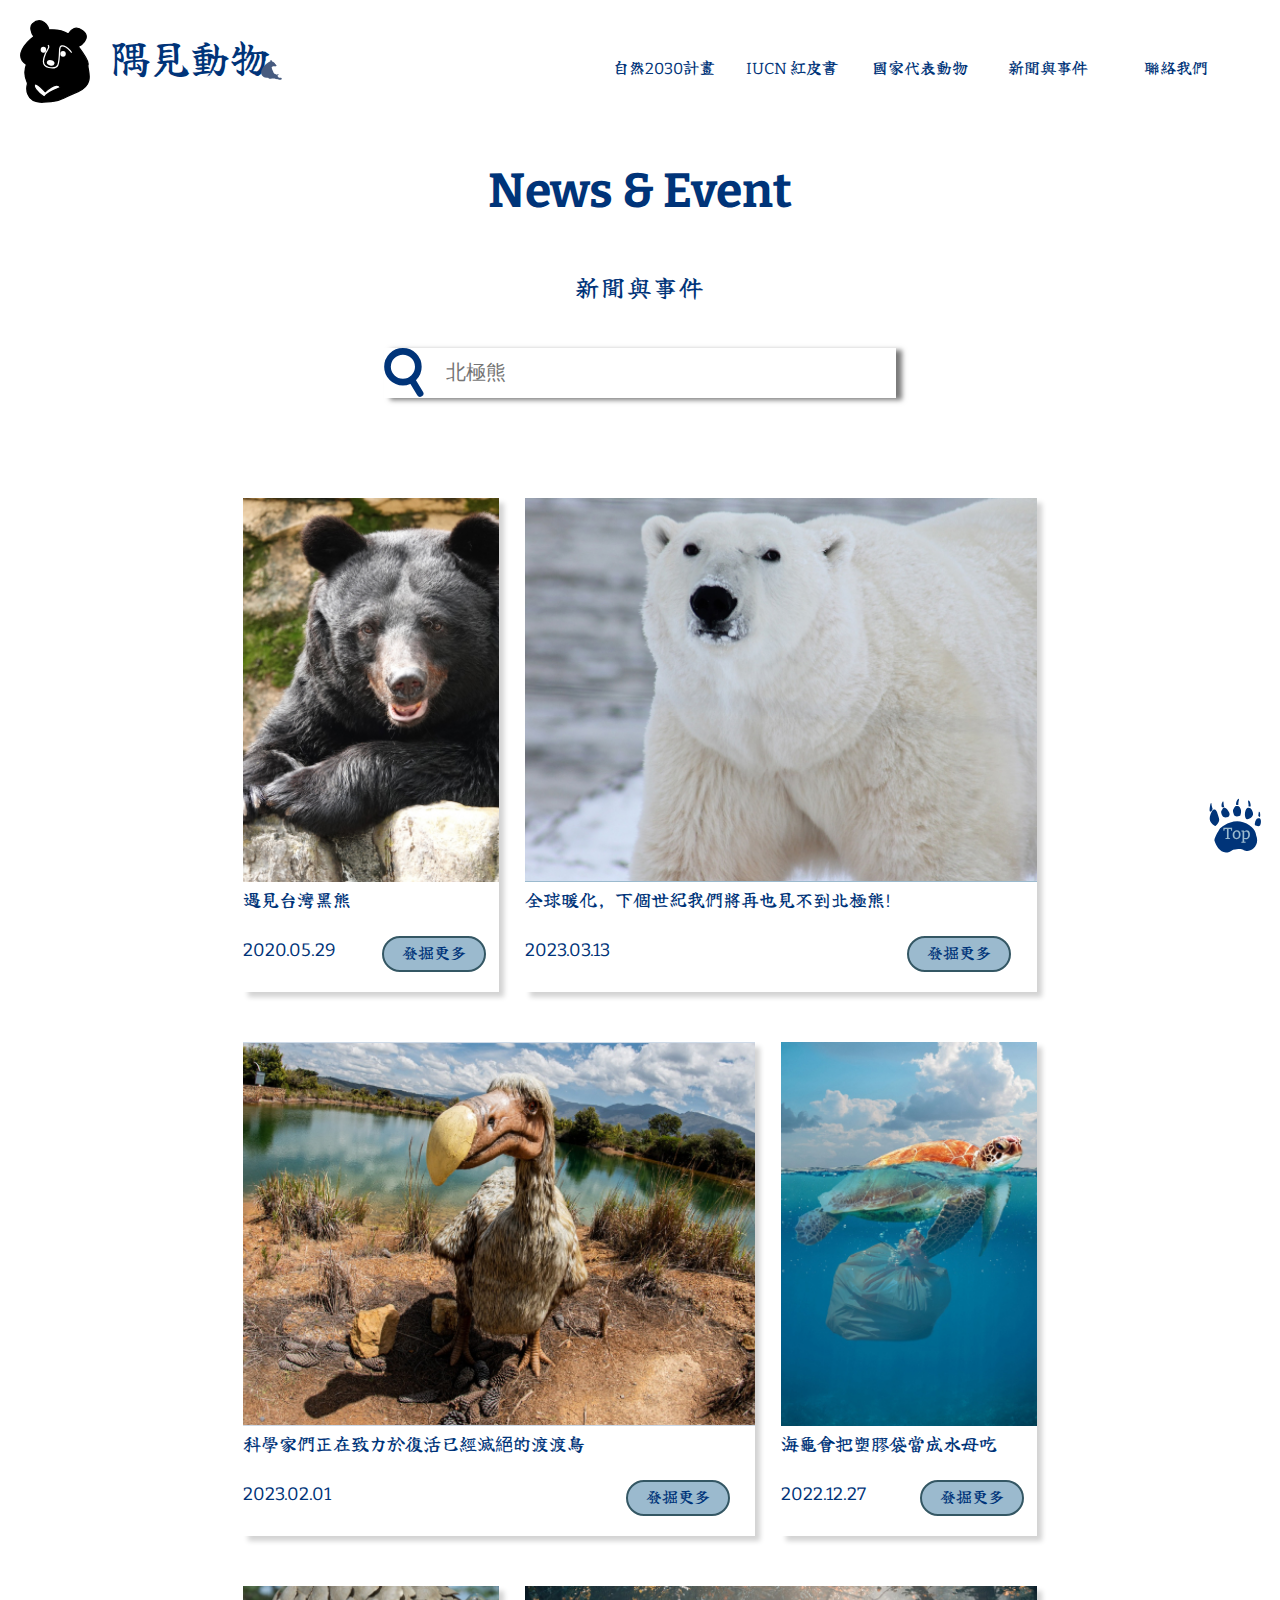
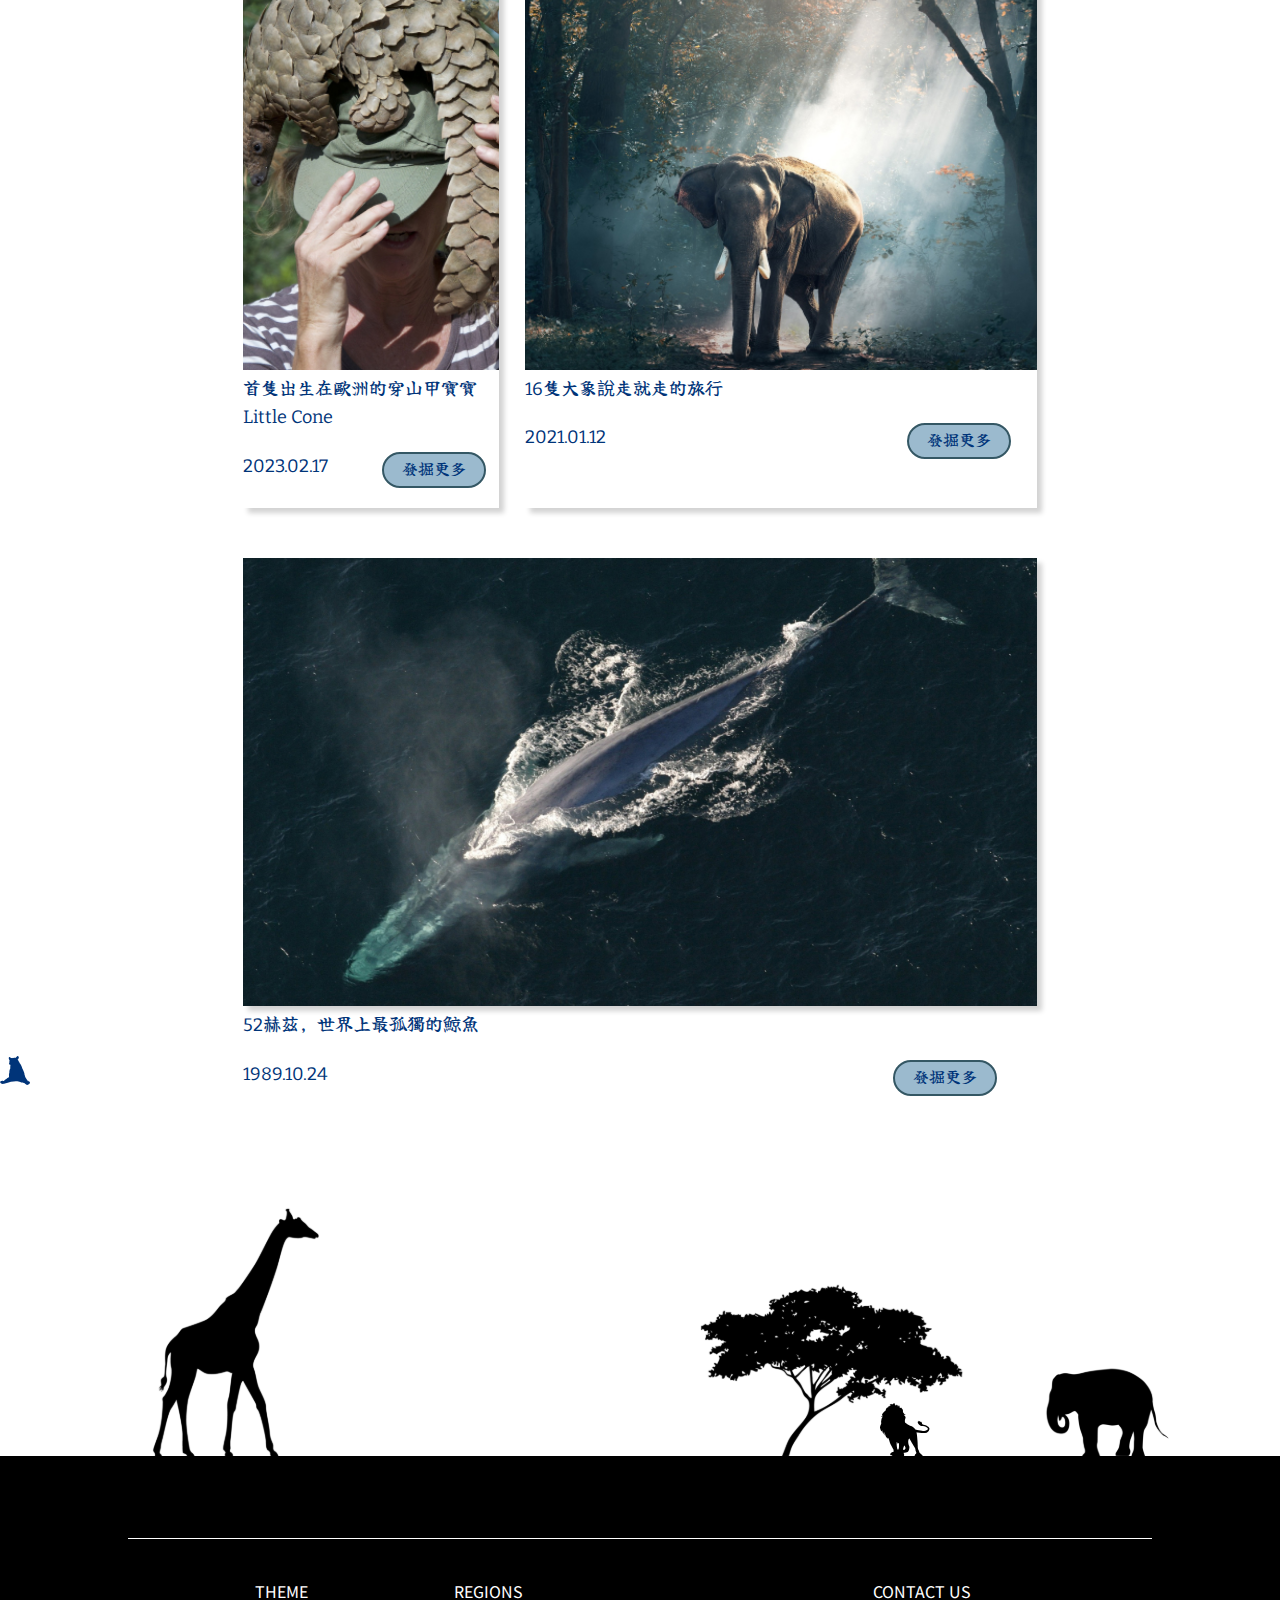
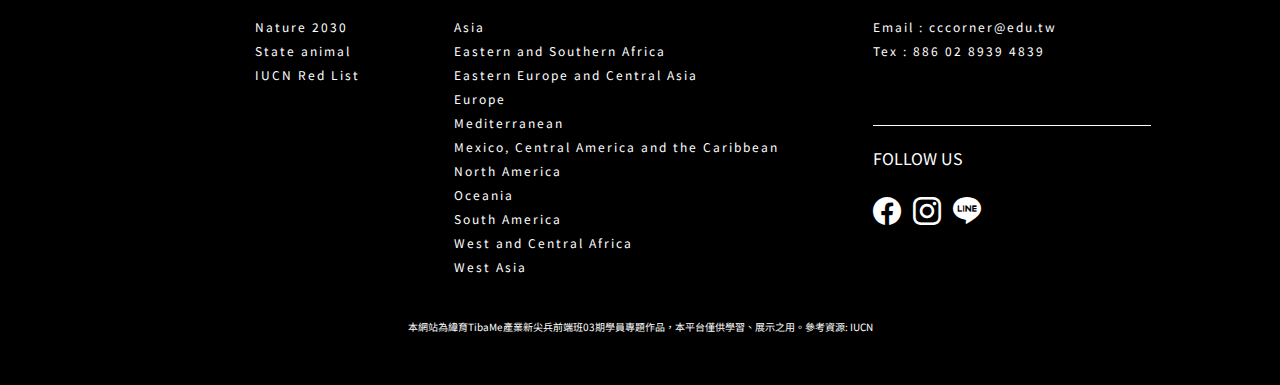
<file: news.html>
<!DOCTYPE html>
<html lang="en">

<head>
    <meta charset="UTF-8">
    <meta http-equiv="X-UA-Compatible" content="IE=edge">
    <meta name="viewport" content="width=device-width, initial-scale=1.0">
    <link rel="stylesheet" href="./css/news.css">
    <link rel="preconnect" href="https://fonts.googleapis.com">
    <link rel="preconnect" href="https://fonts.gstatic.com" crossorigin>
    <link rel="icon" href="./img_compressed/black_bear_happy.ico" type="image/x-icon" />
    <link
        href="https://fonts.googleapis.com/css2?family=Bitter:wght@400;500;600;800;900&family=Noto+Sans+TC:wght@400;500;700;900&family=Noto+Serif+TC:wght@400;500;700;900&family=Yuji+Boku&family=Yuji+Mai&display=swap"
        rel="stylesheet">

    <link rel="stylesheet" href="https://cdn.jsdelivr.net/npm/bootstrap-icons@1.10.3/font/bootstrap-icons.css">
    <link rel="stylesheet" href="./css/common.css">
    <title>News and Event</title>
</head>

<body>
    <header>
        <nav class="mainNav">
            <a class="logo" href="./index.html"><img class="logoBear" src="./img_compressed/svg/logo_bear.svg" alt="">
                <h2>隅見動物</h2>
                <img class="bearSit1" src="./img_compressed/svg/bear_sit.svg" alt="">
            </a>
            <ul>
                <li><a href="./nature2030.html">自然2030計畫</a></li>
                <li><a href="./redlist.html">IUCN 紅皮書</a></li>
                <li><a href="./stateanimal.html">國家代表動物</a></li>
                <li><a href="./news.html">新聞與事件</a></li>
                <li><a href="contactus.html">聯絡我們</a></li>
            </ul>
        </nav>

    </header>

    <!-- -----News----- -->
    <div class="newsTop">
        <h1>News & Event</h1>
        <h2>新聞與事件</h2>
        <div class="search">
            <img class="
            magnifier" src="./img_compressed/svg/magnifier.svg" alt="">
            <input type="text" placeholder="北極熊">
        </div>

        <div class="content">
            <ul>
                <li class="small">
                    <div class="pic bearTw"></div>
                    <div class="section">
                        <h3>遇見台灣黑熊

                        </h3>
                        <div class="sec">
                            <h3>2020.05.29</h3>
                            <a class="more" href="./newspaperbear.html">發掘更多</a>
                        </div>

                    </div>

                </li>
                <li class="big">
                    <div class="pic polar"></div>

                    <div class="section">
                        <h3>全球暖化，下個世紀我們將再也見不到北極熊!

                        </h3>
                        <div class="sec">
                            <h3>2023.03.13</h3>
                            <a class="more" href="">發掘更多</a>
                        </div>

                    </div>
                </li>
                <li class="big ">
                    <div class="pic dudu"></div>
                    <div class="section">
                        <h3>科學家們正在致力於復活已經滅絕的渡渡鳥

                        </h3>

                        <div class="sec">
                            <h3>2023.02.01</h3>
                            <a class="more" href="">發掘更多</a>
                        </div>
                    </div>

                </li>
                <li class="small ">
                    <div class="pic seaturtle"></div>
                    <div class="section">
                        <h3>海龜會把塑膠袋當成水母吃

                        </h3>

                        <div class="sec">
                            <h3>2022.12.27</h3>
                            <a class="more" href="">發掘更多</a>
                        </div>
                    </div>
                </li>
                <li class="small ">
                    <div class="pic pol"></div>
                    <div class="section">
                        <h3>首隻出生在歐洲的穿山甲寶寶
                            Little Cone
                        </h3>
                        <div class="sec">
                            <h3>2023.02.17</h3>
                            <a class="more" href="">發掘更多</a>
                        </div>
                    </div>
                </li>
                <li class="big ">
                    <div class="pic ele"></div>
                    <div class="section">
                        <h3>16隻大象說走就走的旅行


                        </h3>
                        <div class="sec">
                            <h3>2021.01.12</h3>
                            <a class="more" href="">發掘更多</a>
                        </div>
                    </div>
                </li>
                <li class="xl ">
                    <div class="pic whale"></div>
                    <div class="section">
                        <h3>52赫茲，世界上最孤獨的鯨魚


                        </h3>
                        <div class="sec">
                            <h3>1989.10.24</h3>
                            <a class="more" href="">發掘更多</a>
                        </div>
                    </div>
                </li>
            </ul>
        </div>
    </div>



    <!-- ---------aside option------- -->

    <!-- <div class="bearFoot">
        <a href=""><img src="./img_compressed/svg/bear_foot_black.svg" alt=""></a>
        <div class="bearPaw">
            <div class="paw"></div>
            <div class="bearPaw1">
                <a href="./index.html">
                    <p class="simple">I</p>
                    <p class="show">index</p>
                </a>
            </div>
            <div class="bearPaw2">
                <a href="./nature2030.html">
                    <p class="simple">N</p>
                    <p class="show">Nature <br>2030</p>
                </a>
            </div>
            <div class="bearPaw3">
                <a href="./redlist.html">
                    <p class="simple">R</p>
                    <p class="show">Red List</p>
                </a>
            </div>
            <div class="bearPaw4">
                <a href="./news.html">
                    <p class="simple">N</p>
                    <p class="show">News</p>
                </a>
            </div>

            <div class="bearPaw5">
                <a href="./stateanimal.html">
                    <p class="simple">S</p>
                    <p class="show">State Animals</p>
                </a>
            </div>
        </div>
    </div> -->
    <!-- Top -->
    <div class="fixed">
        <!-- <button id="top">
        <h2>Top</h2>
    </button> -->
        <a href="#top">
            <h2>Top</h2>
        </a>
    </div>

    <!-- ------curcor------ -->
    <img src="./img_compressed/svg/cursor.svg" alt="" id="cursor">
    <!-- -----footStyle ----- -->
    <div class="world">
        <img class="giraf" src="./img_compressed/svg/giraf.svg" alt="">
        <img class="tree" src="./img_compressed/svg/tree2.svg" alt="">
        <img class="lion" src="./img_compressed/svg/lion2.svg" alt="">
        <img class="elephant" src="./img_compressed/svg/elephant.svg" alt="">
    </div>

    <!-- ---------footer------- -->

    <footer>
        <span class="long"></span>
        <ul>
            <li>
                <h2>THEME</h2>
                <ul>
                    <li>Nature 2030</li>
                    <li>State animal</li>
                    <li>IUCN Red List</li>
                </ul>

            </li>
            <li>
                <h2>REGIONS</h2>
                <ul>
                    <li>Asia</li>
                    <li>Eastern and Southern Africa</li>
                    <li>Eastern Europe and Central Asia</li>
                    <li>Europe</li>
                    <li>Mediterranean</li>
                    <li>Mexico, Central America and the Caribbean</li>
                    <li>North America</li>
                    <li>Oceania</li>
                    <li>South America</li>
                    <li>West and Central Africa</li>
                    <li>West Asia</li>
                </ul>
            </li>
            <li>
                <h2>CONTACT US</h2>
                <ul>
                    <li>Email : cccorner@edu.tw</li>
                    <li>Tex : 886 02 8939 4839</li>
                </ul>
                <span class="short"></span>
                <h2>FOLLOW US</h2>
                <ul class="icons">

                    <li><a href="">
                            <i class="bi bi-facebook"></i></a></li>
                    <li><a href=""><i class="bi bi-instagram"></i></a></li>
                    <li><a href=""><i class="bi bi-line"></i></a></li>
                </ul>
            </li>
        </ul>
        <p>本網站為緯育TibaMe產業新尖兵前端班03期學員專題作品，本平台僅供學習、展示之用。參考資源: IUCN</p>
    </footer>

    <script src="./js/news.js"></script>
</body>

</html>
</file>
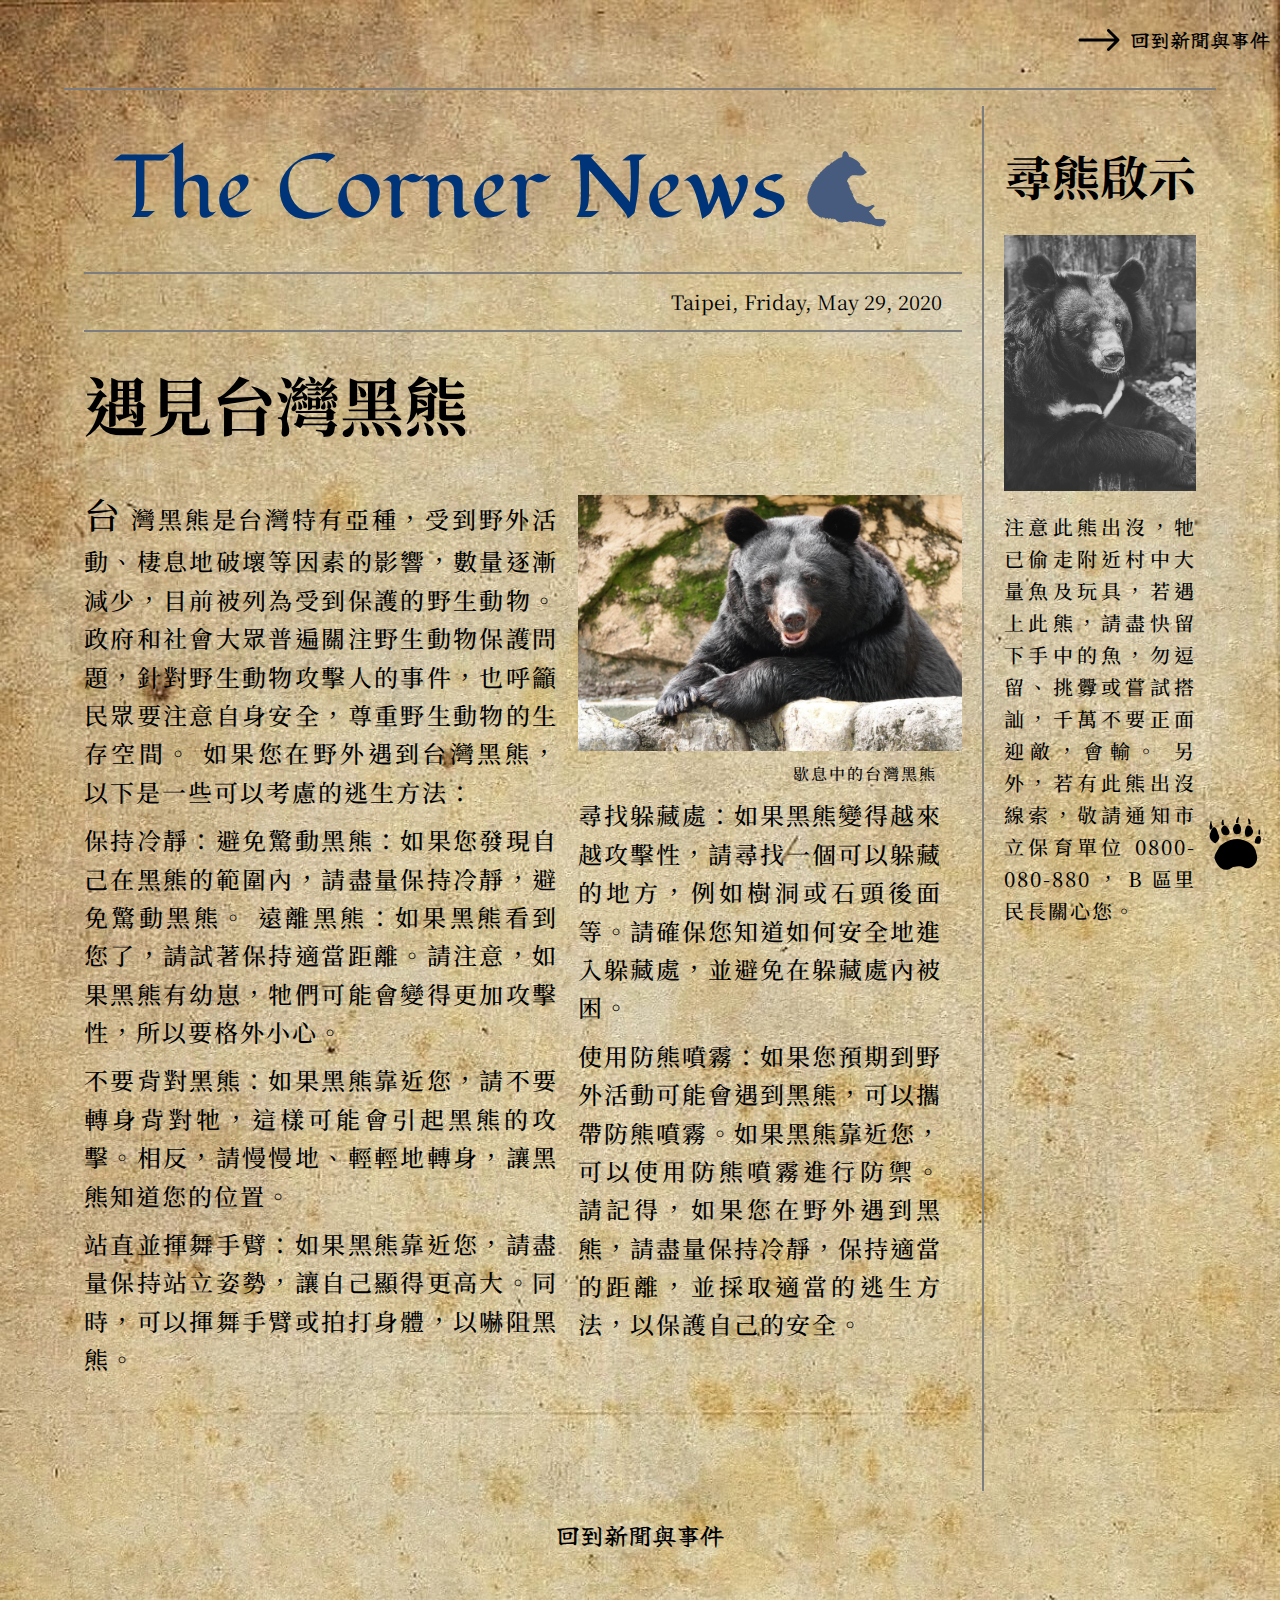
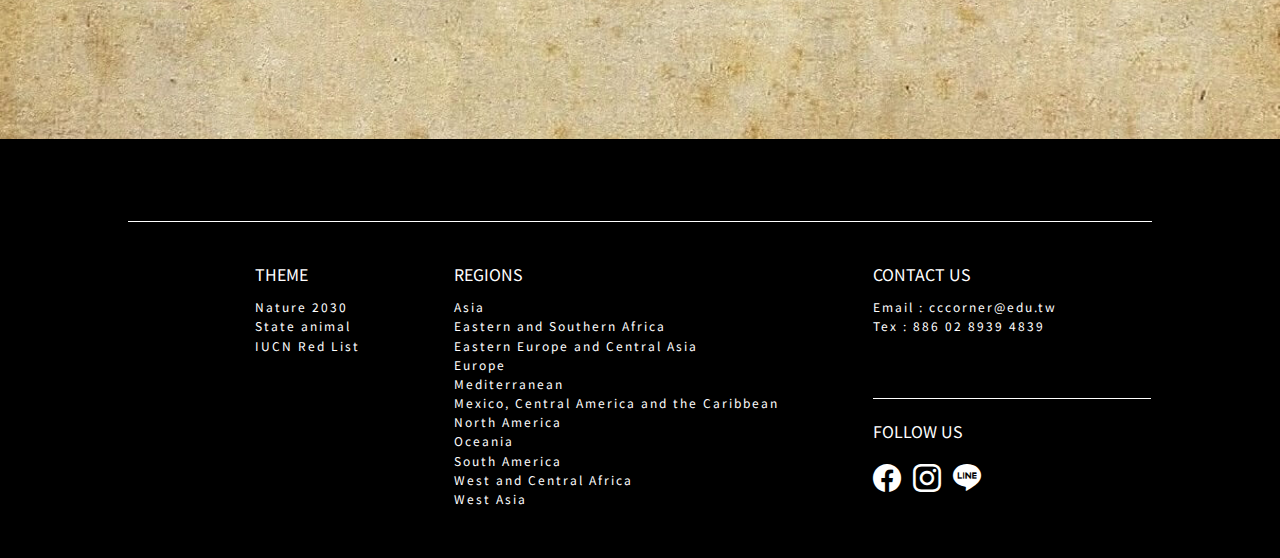
<file: newspaperbear.html>
<!DOCTYPE html>
<html lang="en">

<head>
    <meta charset="UTF-8">
    <meta http-equiv="X-UA-Compatible" content="IE=edge">
    <meta name="viewport" content="width=device-width, initial-scale=1.0">
    <link rel="stylesheet" href="./css/newspaperbear.css">
    <link rel="preconnect" href="https://fonts.googleapis.com">
    <link rel="preconnect" href="https://fonts.gstatic.com" crossorigin>
    <link rel="preconnect" href="https://fonts.googleapis.com">
    <link rel="preconnect" href="https://fonts.gstatic.com" crossorigin>
    <link
        href="https://fonts.googleapis.com/css2?family=Bitter:wght@400;500;600;800;900&family=Fondamento&family=Noto+Sans+TC:wght@400;500;700;900&family=Noto+Serif+TC:wght@400;500;700;900&family=Yuji+Boku&family=Yuji+Mai&display=swap"
        rel="stylesheet">

    <link rel="stylesheet" href="https://cdn.jsdelivr.net/npm/bootstrap-icons@1.10.3/font/bootstrap-icons.css">

    <title>News and Event</title>
</head>

<body>
    <div class="wrapper">
        <header>
            <!-- <nav class="mainNav">
            <a class="logo" href="./index.html"><img class="logoBear" src="./img_compressed/svg/logo_bear.svg" alt="">
                <h2>隅見動物</h2>
                <img class="bearSit1" src="./img_compressed/svg/bear_sit.svg" alt="">
            </a>
            <ul>
                <li><a href="">關於我們</a></li>
                <li><a href="news.html">新聞與事件</a></li>
                <li><a href="">動物小故事</a></li>
                <li><a href="">保育專區</a></li>
                <li><a href="">地區<img src="./img_compressed/svg/nav/triangle_blue.svg" alt="">
                    </a></li>
                <li><a href="contactus.html">聯絡我們</a></li>
            </ul>
        </nav> -->

            <div class="goBack">
                <a href="./news.html"><img src="./img_compressed/svg/arrow1.svg" alt="">
                    <span>回到新聞與事件</span></a>

            </div>
        </header>


        <!-- ----newspaper------- -->
        <div class="hr">
            <hr>
        </div>
        <div class="newspaper">

            <section>
                <div class="title">
                    <h1>The Corner News</h1>
                    <img src="./img_compressed/svg/bear_sit_large_blue.svg" alt="">
                </div>



                <hr>
                <h3>Taipei, Friday, May 29, 2020</h3>
                <hr>
                <h2>遇見台灣黑熊</h2>
                <ul>
                    <li>
                        <p> <span>台</span>
                            灣黑熊是台灣特有亞種，受到野外活動、棲息地破壞等因素的影響，數量逐漸減少，目前被列為受到保護的野生動物。政府和社會大眾普遍關注野生動物保護問題，針對野生動物攻擊人的事件，也呼籲民眾要注意自身安全，尊重野生動物的生存空間。
                            如果您在野外遇到台灣黑熊，以下是一些可以考慮的逃生方法：

                        </p>
                        <p>保持冷靜：避免驚動黑熊：如果您發現自己在黑熊的範圍內，請盡量保持冷靜，避免驚動黑熊。
                            遠離黑熊：如果黑熊看到您了，請試著保持適當距離。請注意，如果黑熊有幼崽，牠們可能會變得更加攻擊性，所以要格外小心。</p>
                        <p>不要背對黑熊：如果黑熊靠近您，請不要轉身背對牠，這樣可能會引起黑熊的攻擊。相反，請慢慢地、輕輕地轉身，讓黑熊知道您的位置。</p>
                        <p>站直並揮舞手臂：如果黑熊靠近您，請盡量保持站立姿勢，讓自己顯得更高大。同時，可以揮舞手臂或拍打身體，以嚇阻黑熊。</p>
                        
                    </li>
                    <li>
                        <div class="imgTw"></div>

                        <p class="imgDescribe">歇息中的台灣黑熊</p>
                        <p>尋找躲藏處：如果黑熊變得越來越攻擊性，請尋找一個可以躲藏的地方，例如樹洞或石頭後面等。請確保您知道如何安全地進入躲藏處，並避免在躲藏處內被困。</p>
                        <p>
                            使用防熊噴霧：如果您預期到野外活動可能會遇到黑熊，可以攜帶防熊噴霧。如果黑熊靠近您，可以使用防熊噴霧進行防禦。
                            請記得，如果您在野外遇到黑熊，請盡量保持冷靜，保持適當的距離，並採取適當的逃生方法，以保護自己的安全。</p>
                    </li>
                </ul>
            </section>
            <hr>

            <aside>
                <h2>尋熊啟示</h2>
                <div class="imgFound"></div>

                <p>注意此熊出沒，牠已偷走附近村中大量魚及玩具，若遇上此熊，請盡快留下手中的魚，勿逗留、挑釁或嘗試搭訕，千萬不要正面迎敵，會輸。
                    另外，若有此熊出沒線索，敬請通知市立保育單位 0800-080-880 ， B 區里民長關心您。</p>
            </aside>
            
        </div>
<a class="goBackDown" href="./news.html"><h3>回到新聞與事件</h3></a>
        




        <!-- ---------aside option------- -->
        <div class="bearFoot">
            <a href=""><img src="./img_compressed/svg/bear_foot_black.svg" alt=""></a>
            <div class="bearPaw">
                <div class="paw"></div>
                <div class="bearPaw1">
                    <a href="./index.html">
                        <p class="simple">I</p>
                        <p class="show">index</p>
                    </a>
                </div>
                <div class="bearPaw2">
                    <a href="./nature2030.html">
                        <p class="simple">N</p>
                        <p class="show">Nature <br>2030</p>
                    </a>
                </div>
                <div class="bearPaw3">
                    <a href="./redlist.html">
                        <p class="simple">R</p>
                        <p class="show">Red List</p>
                    </a>
                </div>
                <div class="bearPaw4">
                    <a href="./news.html">
                        <p class="simple">N</p>
                        <p class="show">News</p>
                    </a>
                </div>

                <div class="bearPaw5">
                    <a href="./stateanimal.html">
                        <p class="simple">S</p>
                        <p class="show">State Animals</p>
                    </a>
                </div>


            </div>



        </div>

        <!-- ---------footer------- -->

        <footer>
            <span class="long"></span>
            <ul>
                <li>
                    <h2>THEME</h2>
                    <ul>
                        <li>Nature 2030</li>
                        <li>State animal</li>
                        <li>IUCN Red List</li>
                    </ul>

                </li>
                <li>
                    <h2>REGIONS</h2>
                    <ul>
                        <li>Asia</li>
                        <li>Eastern and Southern Africa</li>
                        <li>Eastern Europe and Central Asia</li>
                        <li>Europe</li>
                        <li>Mediterranean</li>
                        <li>Mexico, Central America and the Caribbean</li>
                        <li>North America</li>
                        <li>Oceania</li>
                        <li>South America</li>
                        <li>West and Central Africa</li>
                        <li>West Asia</li>
                    </ul>
                </li>
                <li>
                    <h2>CONTACT US</h2>
                    <ul>
                        <li>Email : cccorner@edu.tw</li>
                        <li>Tex : 886 02 8939 4839</li>
                    </ul>
                    <span class="short"></span>
                    <h2>FOLLOW US</h2>
                    <ul class="icons">

                        <li><a href="">
                                <i class="bi bi-facebook"></i></a></li>
                        <li><a href=""><i class="bi bi-instagram"></i></a></li>
                        <li><a href=""><i class="bi bi-line"></i></a></li>
                    </ul>
                </li>
            </ul>
        </footer>
    </div>



</body>

</html>
</file>
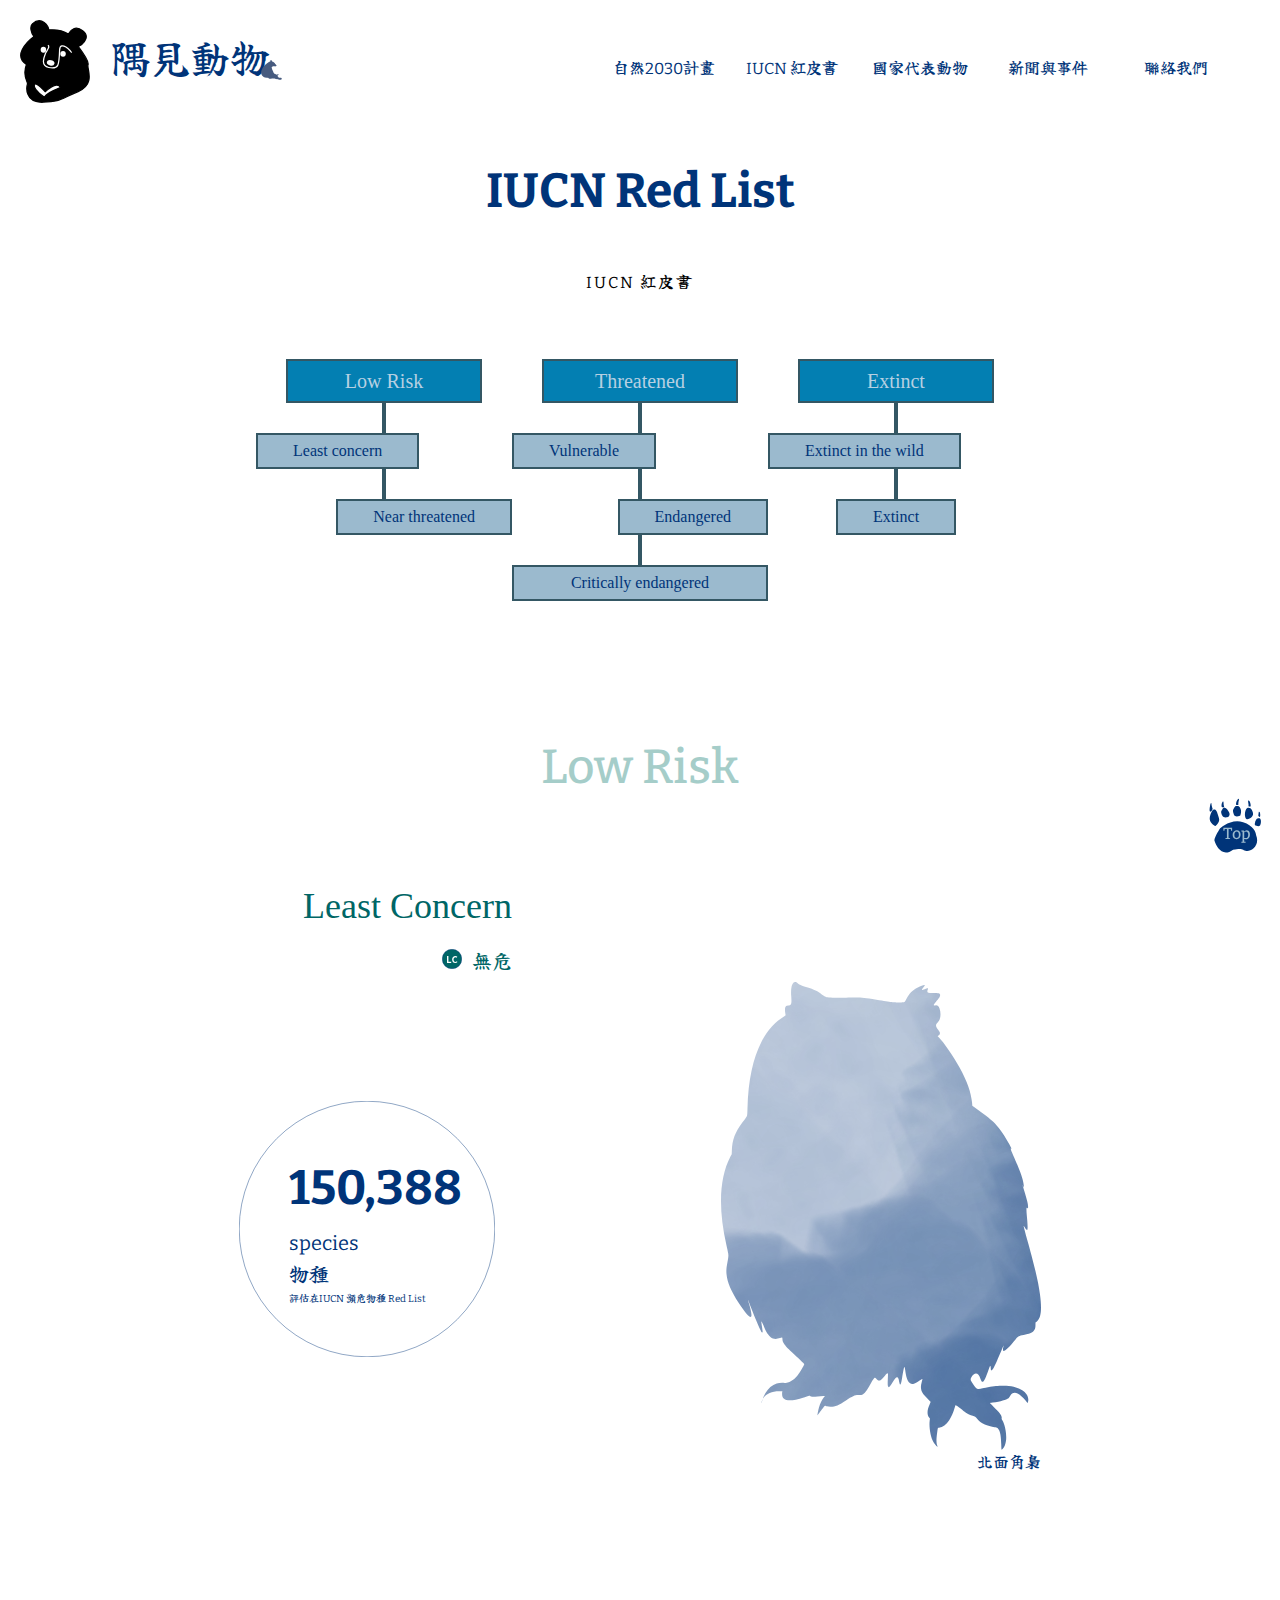
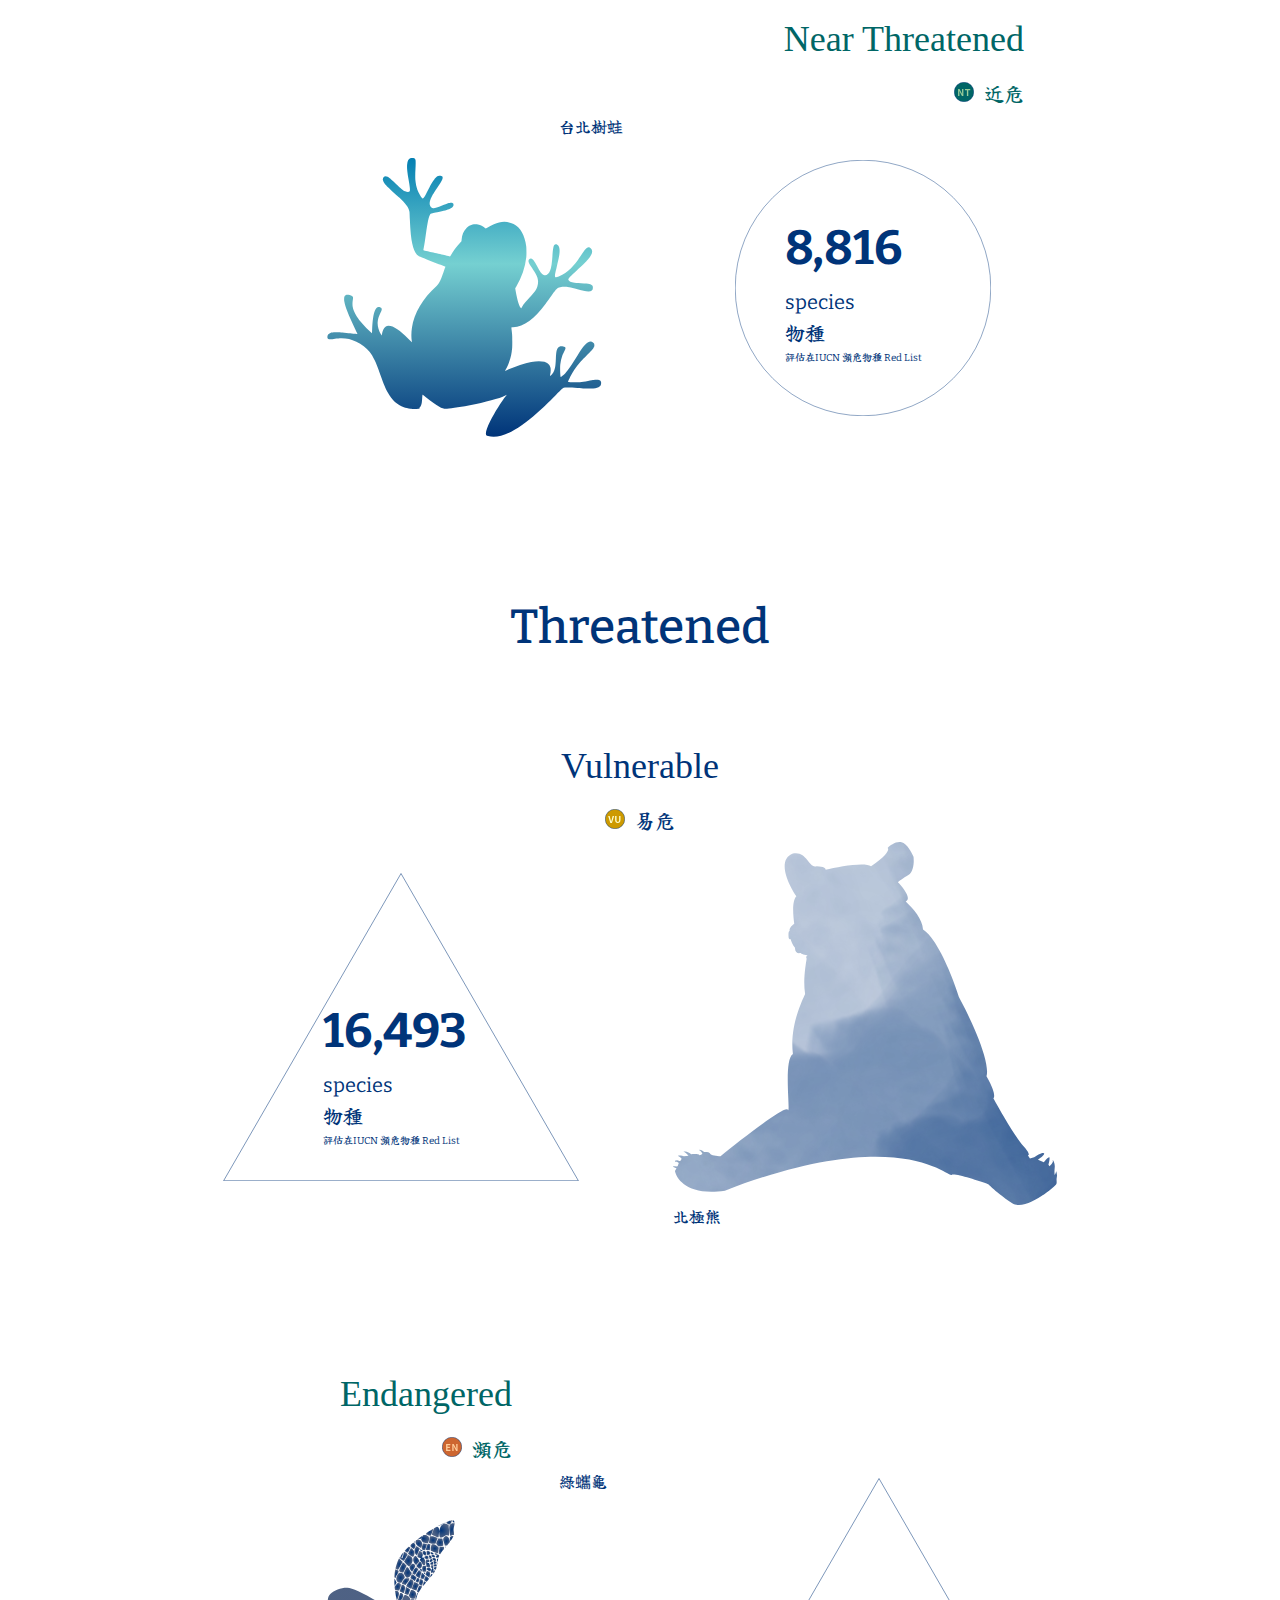
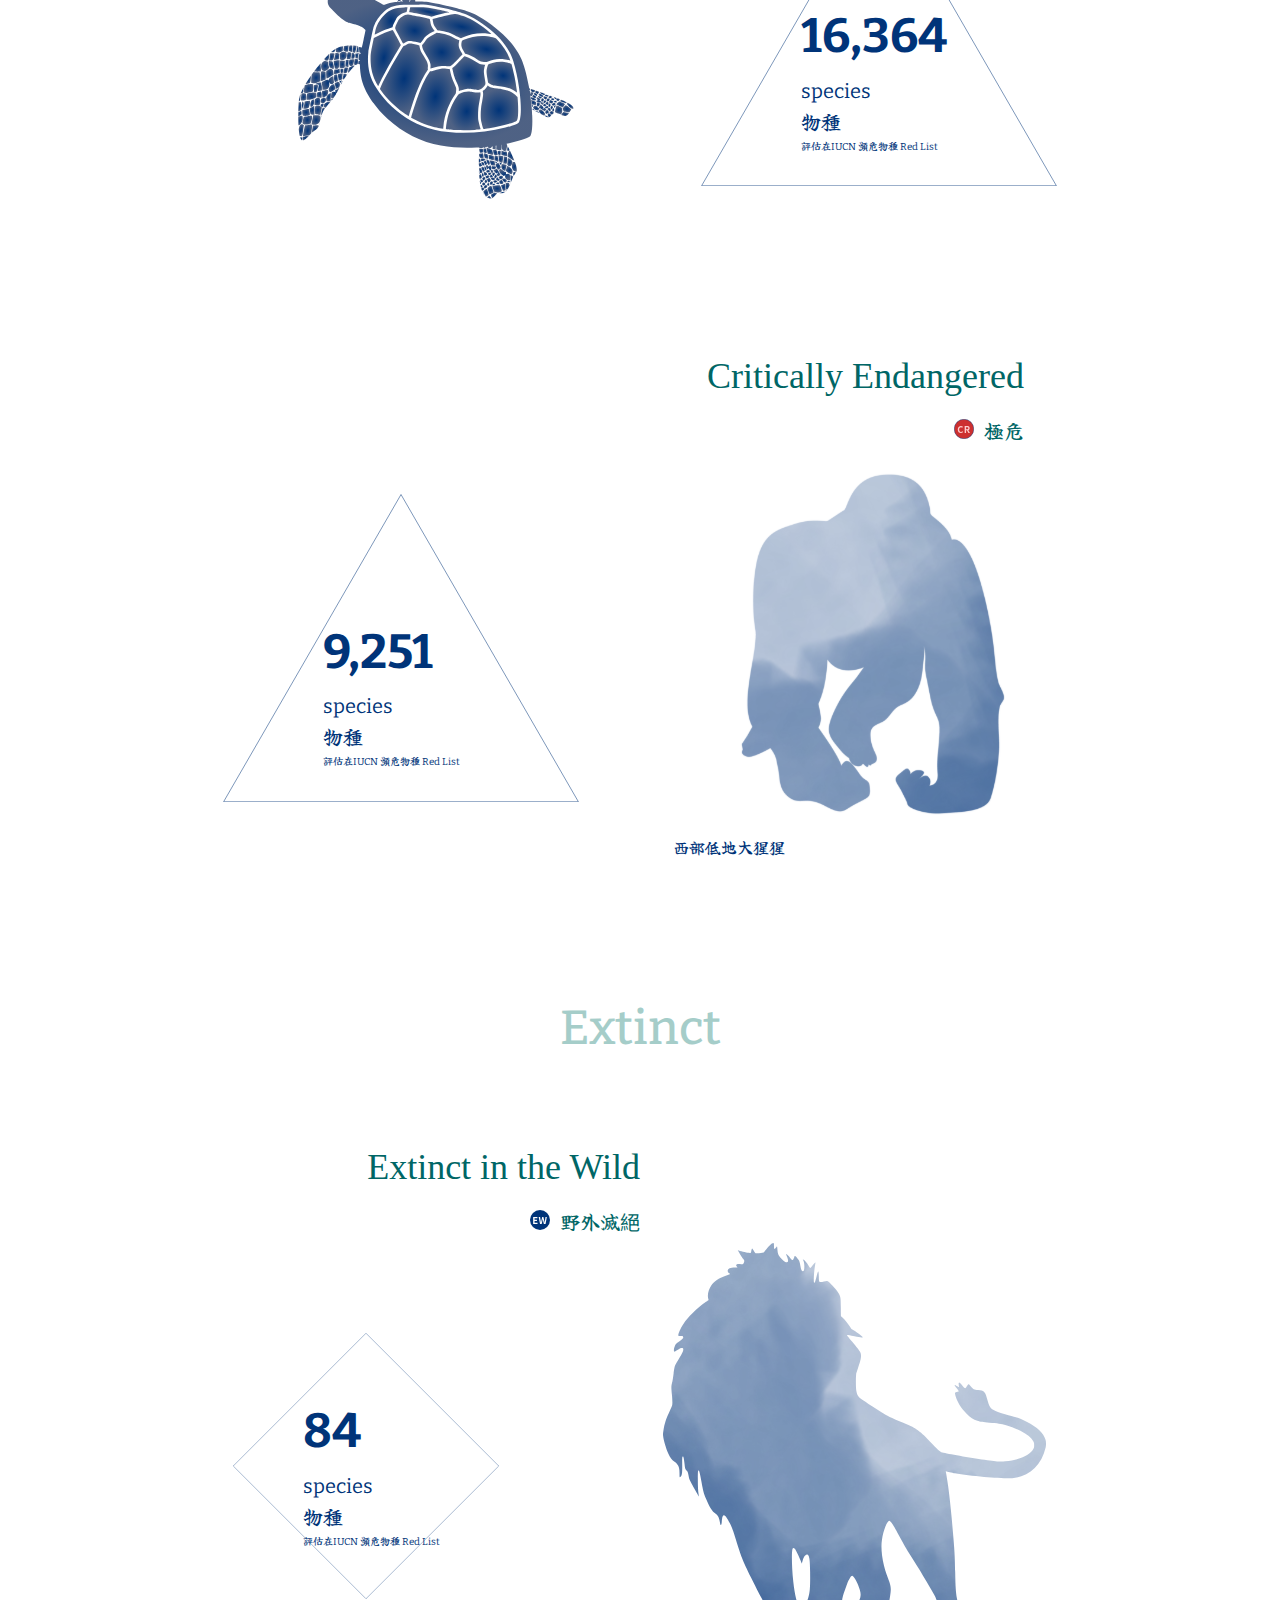
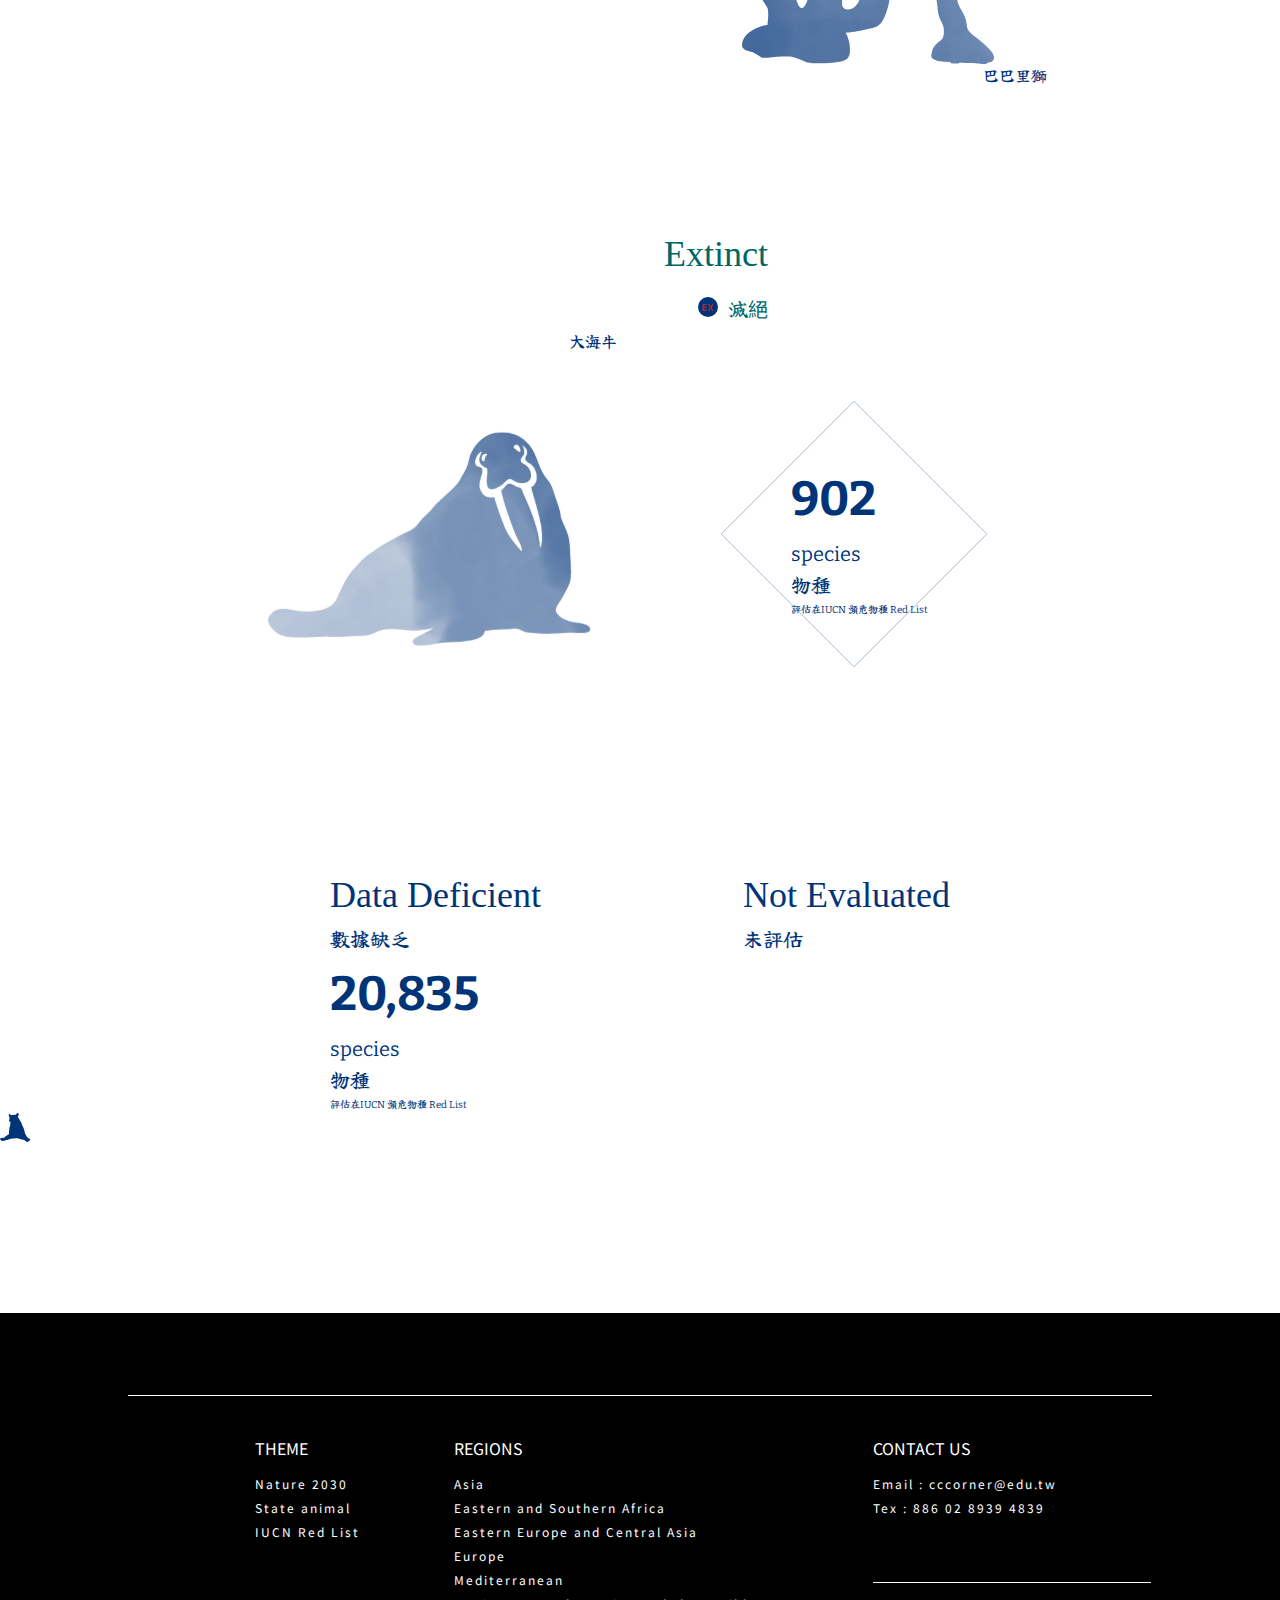
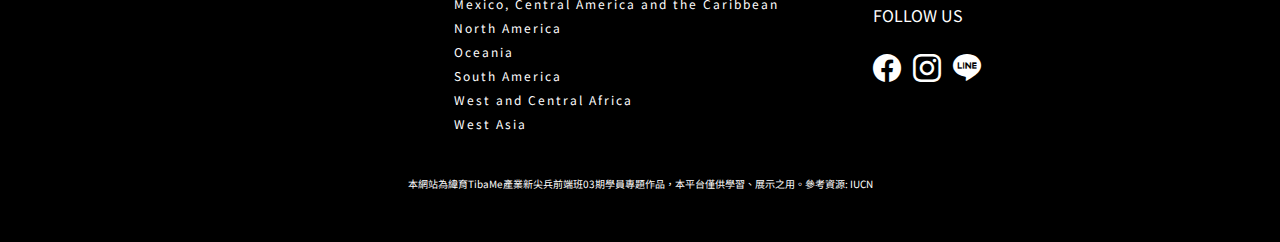
<file: redlist.html>
<!DOCTYPE html>
<html lang="en">

<head>
    <meta charset="UTF-8">
    <meta http-equiv="X-UA-Compatible" content="IE=edge">
    <meta name="viewport" content="width=device-width, initial-scale=1.0">
    
    <link rel="preconnect" href="https://fonts.googleapis.com">
    <link rel="preconnect" href="https://fonts.gstatic.com" crossorigin>
    <link
        href="https://fonts.googleapis.com/css2?family=Bitter:wght@400;500;600;800;900&family=Noto+Sans+TC:wght@400;500;700;900&family=Noto+Serif+TC:wght@400;500;700;900&family=Yuji+Boku&family=Yuji+Mai&display=swap"
        rel="stylesheet">

    <link rel="stylesheet" href="https://cdn.jsdelivr.net/npm/bootstrap-icons@1.10.3/font/bootstrap-icons.css">
    <link rel="icon" href="./img_compressed/black_bear_happy.ico" type="image/x-icon" />
    <link rel="stylesheet" href="./css/redlist.css">
    <link rel="stylesheet" href="./css/common.css">

    <title>Nature 2030</title>
</head>

<body>
    <header>
        <nav class="mainNav">
            <a class="logo" href="./index.html"><img class="logoBear" src="./img_compressed/svg/logo_bear.svg" alt="">
                <h2>隅見動物</h2>
                <img class="bearSit1" src="./img_compressed/svg/bear_sit.svg" alt="">
            </a>
            <ul>
                <li><a href="./nature2030.html">自然2030計畫</a></li>
                <li><a href="./redlist.html">IUCN 紅皮書</a></li>
                <li><a href="./stateanimal.html">國家代表動物</a></li>
                <li><a href="./news.html">新聞與事件</a></li>
                <li><a href="contactus.html">聯絡我們</a></li>
            </ul>
        </nav>

    </header>

    <!-- -----Red List Banner----- -->
    <div class="redList">
        <h1>IUCN Red List</h1>
        <h2>IUCN 紅皮書</h2>
        <div class="banner">
            <ul>
                <li class="title">Low Risk</li>
                <li class="line"></li>
                <li class="left">Least concern</li>
                <li class="line"></li>

                <li class="right">Near threatened</li>
            </ul>
            <ul>
                <li class="title">Threatened</li>
                <li class="line"></li>
                <li class="left">Vulnerable</li>
                <li class="line"></li>
                <li class="right">Endangered</li>
                <li class="line"></li>
                <li>Critically endangered</li>
            </ul>
            <ul>
                <li class="title">Extinct</li>
                <li class="line"></li>
                <li class="left">Extinct in the wild</li>
                <li class="line"></li>
                <li class="center">Extinct</li>
            </ul>
        </div>
    </div>
    <!-- -----Red List ----- -->
    <h1 class="redTitle1">Low Risk</h1>
    <div class="container1 ">
        <a name="lc" id="lc"></a>

        <div class="section1">
            <h2>Least Concern</h2>

           
            <h3><img src="./img_compressed/svg/redList/lc.svg" alt="">無危</h3>
        </div>
        <div class="wrapper">
            <div class="section3">
                <h2>150,388</h2>
                <h3>species
                    <br>
                    物種
                </h3>
                <p>評估在IUCN 瀕危物種 Red List</p>
            </div>
            <div class="section2">
                <img src="./img_compressed/svg/owl.svg" alt="">

                <h4>北面角梟</h4>
            </div>

        </div>






    </div>
    <div class="container1">
        <a name="nt" id="nt"></a>
        <div class="section1 frog">
            <h2>Near Threatened</h2>
           
                <h3><img src="./img_compressed/svg/redList/nt.svg" alt="">近危</h3>
            

        </div>
        <div class="wrapper">
            <div class="section2">
                <h4>台北樹蛙</h4>
                <img src="./img_compressed/svg/frog.svg" alt="">
                
            </div>
            <div class="section3">
                <h2>8,816</h2>
                <h3>species
                    <br>
                    物種
                </h3>
                <p>評估在IUCN 瀕危物種 Red List</p>
            </div>
        </div>






    </div>
    <!-- -----threatened------ -->
    <h1 class="redTitle1 threatened">Threatened</h1>
    <div class="container1">
        <a name="vu" id="vu"></a>
        <div class="section1 bearTW">
            <h2>Vulnerable</h2>
           
                <h3><img src="./img_compressed/svg/redList/vu.svg" alt="">易危</h3>
            

        </div>
        <div class="wrapper">
           
            <div class="section3 bear3">
                <h2>16,493</h2>
                <h3>species
                    <br>
                    物種
                </h3>
                <p>評估在IUCN 瀕危物種 Red List</p>
            </div>
             <div class="section2 bear2">
                
                <img src="./img_compressed/svg/bearEight.svg" alt="">
                <h4>北極熊</h4>
            </div>
        </div>






    </div>
    <div class="container1">
        <a name="en" id="en"></a>
        <div class="section1 ">
            <h2>Endangered</h2>
           
                <h3><img src="./img_compressed/svg/redList/en.svg" alt="">瀕危</h3>
            

        </div>
        <div class="wrapper">
            <div class="section2">
                <h4>綠蠵龜</h4>
                <img src="./img_compressed/svg/sea_turtle1.svg" alt="">
                
            </div>
            <div class="section3 bear3">
                <h2>16,364</h2>
                <h3>species
                    <br>
                    物種
                </h3>
                <p>評估在IUCN 瀕危物種 Red List</p>
            </div>
        </div>






    </div>
    <div class="container1 ">
        <a name="cr" id="cr"></a>

        <div class="section1 gorila">
            <h2>Critically Endangered</h2>

           
            <h3><img src="./img_compressed/svg/redList/cr.svg" alt="">極危</h3>
        </div>
        <div class="wrapper">
            <div class="section3 bear3">
                <h2>9,251</h2>
                <h3>species
                    <br>
                    物種
                </h3>
                <p>評估在IUCN 瀕危物種 Red List</p>
            </div>
            <div class="section2 bear2">
                <img src="./img_compressed/svg/gorila.svg" alt="">

                <h4>西部低地大猩猩</h4>
            </div>

        </div>






    </div>
     <!-- -----Extinct ----- -->
     <h1 class="redTitle1">Extinct</h1>
     <div class="container1 ">
         <a name="ew" id="ew"></a>
 
         <div class="section1 lion1">
             <h2>Extinct in the Wild</h2>
 
            
             <h3><img src="./img_compressed/svg/redList/ew.svg" alt="">野外滅絕</h3>
         </div>
         <div class="wrapper">
             <div class="section3 lion3">
                 <h2>84</h2>
                 <h3>species
                     <br>
                     物種
                 </h3>
                 <p>評估在IUCN 瀕危物種 Red List</p>
             </div>
             <div class="section2 lion2">
                 <img src="./img_compressed/svg/lion.svg" alt="">
 
                 <h4>巴巴里獅</h4>
             </div>
 
         </div>
 
 
 
 
 
 
     </div>
     <div class="container1">
         <a name="ex" id="ex"></a>
         <div class="section1 seaCow">
             <h2>Extinct</h2>
            
                 <h3><img src="./img_compressed/svg/redList/ex.svg" alt="">滅絕</h3>
             
 
         </div>
         <div class="wrapper">
             <div class="section2 lion2">
                 <h4>大海牛</h4>
                 <img src="./img_compressed/svg/sea_cow.svg" alt="">
                 
             </div>
             <div class="section3 lion3">
                 <h2>902</h2>
                 <h3>species
                     <br>
                     物種
                 </h3>
                 <p>評估在IUCN 瀕危物種 Red List</p>
             </div>
         </div>
 
 
 
 
 
 
     </div>

    <ul class="data">
        <li >
            <h1>Data Deficient</h1>
            <h3>數據缺乏</h3>
            <h2>20,835</h2>
            <h3>species
                <br>
                物種
            </h3>
            <p>評估在IUCN 瀕危物種 Red List</p></li>
        <li >
            <h1>Not Evaluated</h1>
            <h3>未評估</h3>
        </li>
    </ul>


    <!-- ---------aside option------- -->

    <!-- <div class="bearFoot">
        <a href=""><img src="./img_compressed/svg/bear_foot_black.svg" alt=""></a>
        <div class="bearPaw">
            <div class="paw"></div>
            <div class="bearPaw1">
                <a href="./index.html">
                    <p class="simple">I</p>
                    <p class="show">index</p>
                </a>
            </div>
            <div class="bearPaw2">
                <a href="./nature2030.html">
                    <p class="simple">N</p>
                    <p class="show">Nature <br>2030</p>
                </a>
            </div>
            <div class="bearPaw3">
                <a href="./redlist.html">
                    <p class="simple">R</p>
                    <p class="show">Red List</p>
                </a>
            </div>
            <div class="bearPaw4">
                <a href="./news.html">
                    <p class="simple">N</p>
                    <p class="show">News</p>
                </a>
            </div>

            <div class="bearPaw5">
                <a href="./stateanimal.html">
                    <p class="simple">S</p>
                    <p class="show">State Animals</p>
                </a>
            </div>










        </div>



    </div> -->
 <!-- Top -->
 <div class="fixed">
    <a href="#top">
        <h2>Top</h2>
    </a> 
</div>

    <!-- ------curcor------ -->
    <img src="./img_compressed/svg/cursor.svg" alt="" id="cursor">

    <!-- ---------footer------- -->
    <footer>
        <span class="long"></span>
        <ul>
            <li>
                <h2>THEME</h2>
                <ul class="footer_theme">
                    <li><a href="./nature2030.html">Nature 2030</a> </li>
                    <li><a href="./stateanimal.html">State animal</a> </li>
                    <li><a href="./redlist.html">IUCN Red List</a> </li>
                </ul>

            </li>
            <li>
                <h2>REGIONS</h2>
                <ul class="footer_region">
                    <li>Asia</li>
                    <li>Eastern and Southern Africa</li>
                    <li>Eastern Europe and Central Asia</li>
                    <li>Europe</li>
                    <li>Mediterranean</li>
                    <li>Mexico, Central America and the Caribbean</li>
                    <li>North America</li>
                    <li>Oceania</li>
                    <li>South America</li>
                    <li>West and Central Africa</li>
                    <li>West Asia</li>
                </ul>
            </li>
            <li>
                <h2>CONTACT US</h2>
                <ul class="footer_contact_us">
                    <li>Email : cccorner@edu.tw</li>
                    <li>Tex : 886 02 8939 4839</li>
                </ul>
                <span class="short"></span>
                <h2>FOLLOW US</h2>
                <ul class="icons">

                    <li><a href="https://www.facebook.com/TibaMe">
                            <i class="bi bi-facebook"></i></a></li>
                    <li><a href=""><i class="bi bi-instagram"></i></a></li>
                    <li><a href=""><i class="bi bi-line"></i></a></li>
                </ul>
            </li>
        </ul>
        <p>本網站為緯育TibaMe產業新尖兵前端班03期學員專題作品，本平台僅供學習、展示之用。參考資源: IUCN</p>
    </footer>
    <script src="./js/redlist.js"></script>

</body>

</html>
</file>
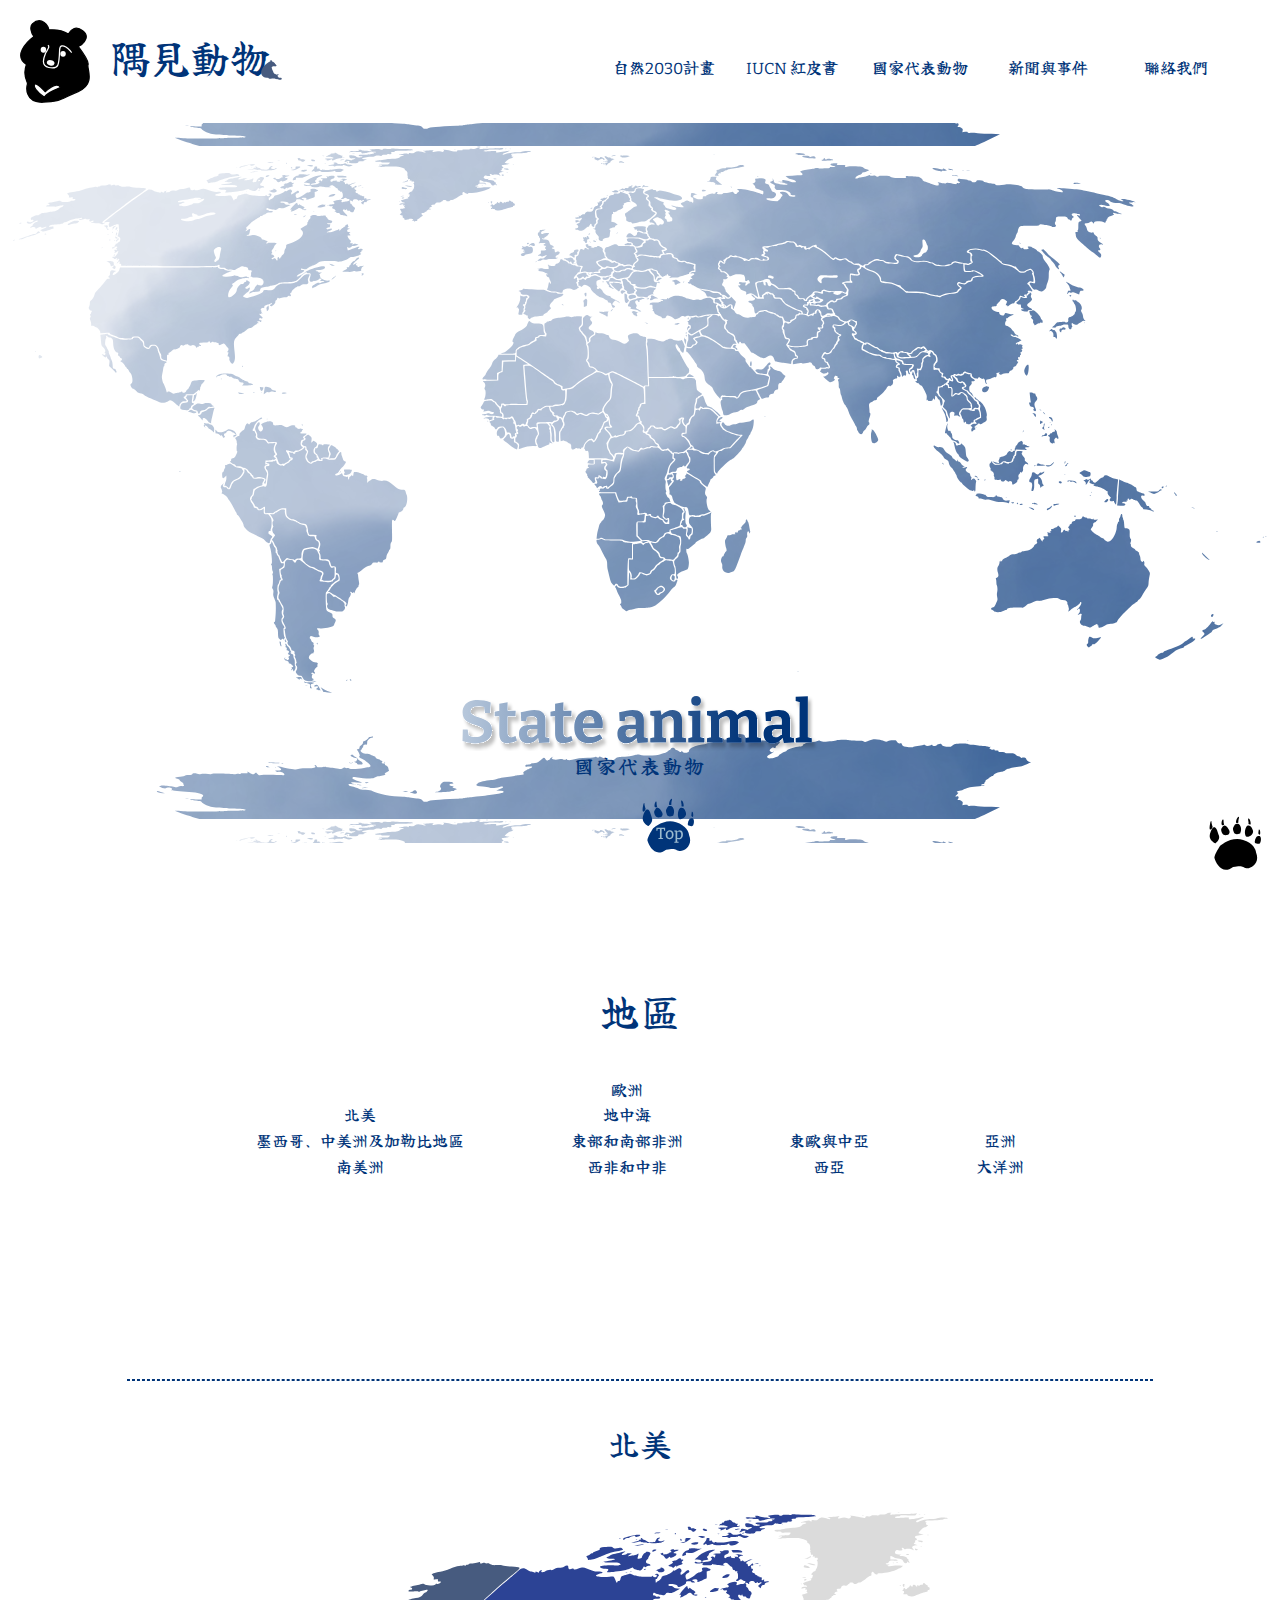
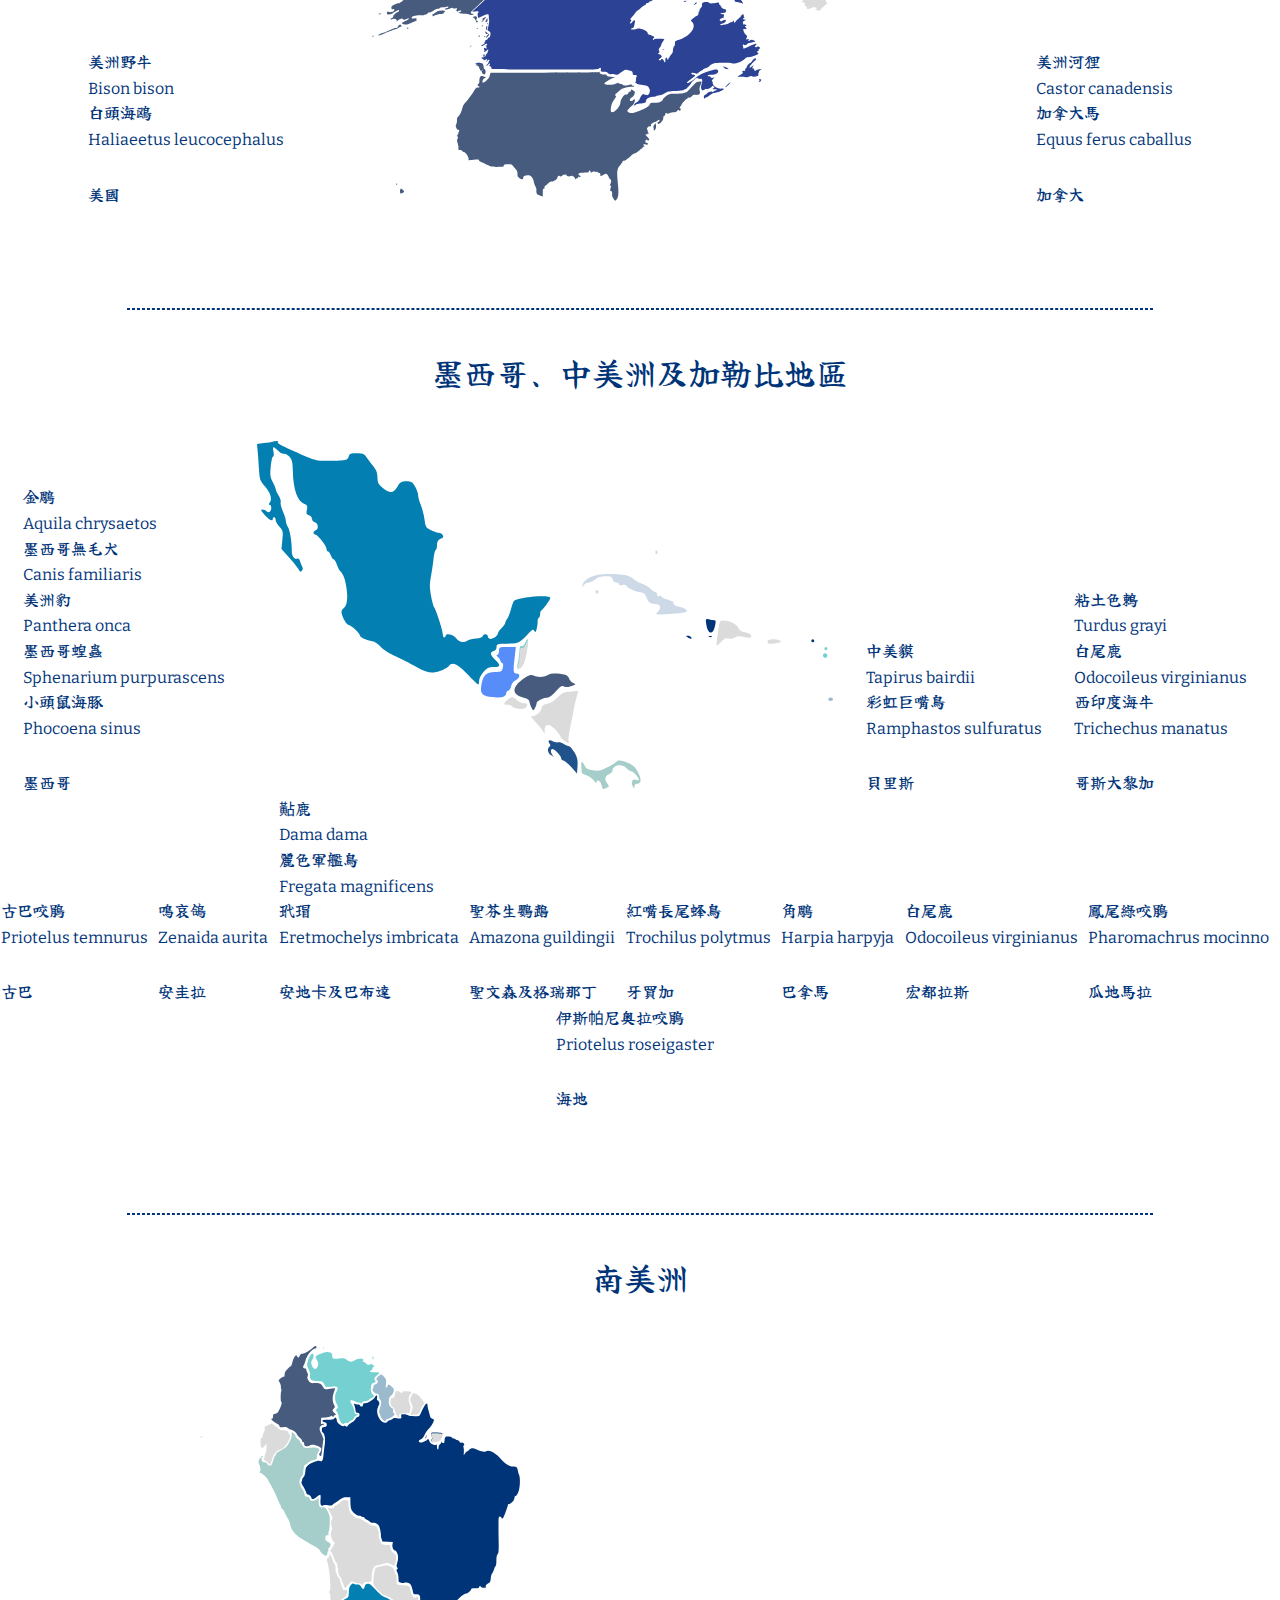
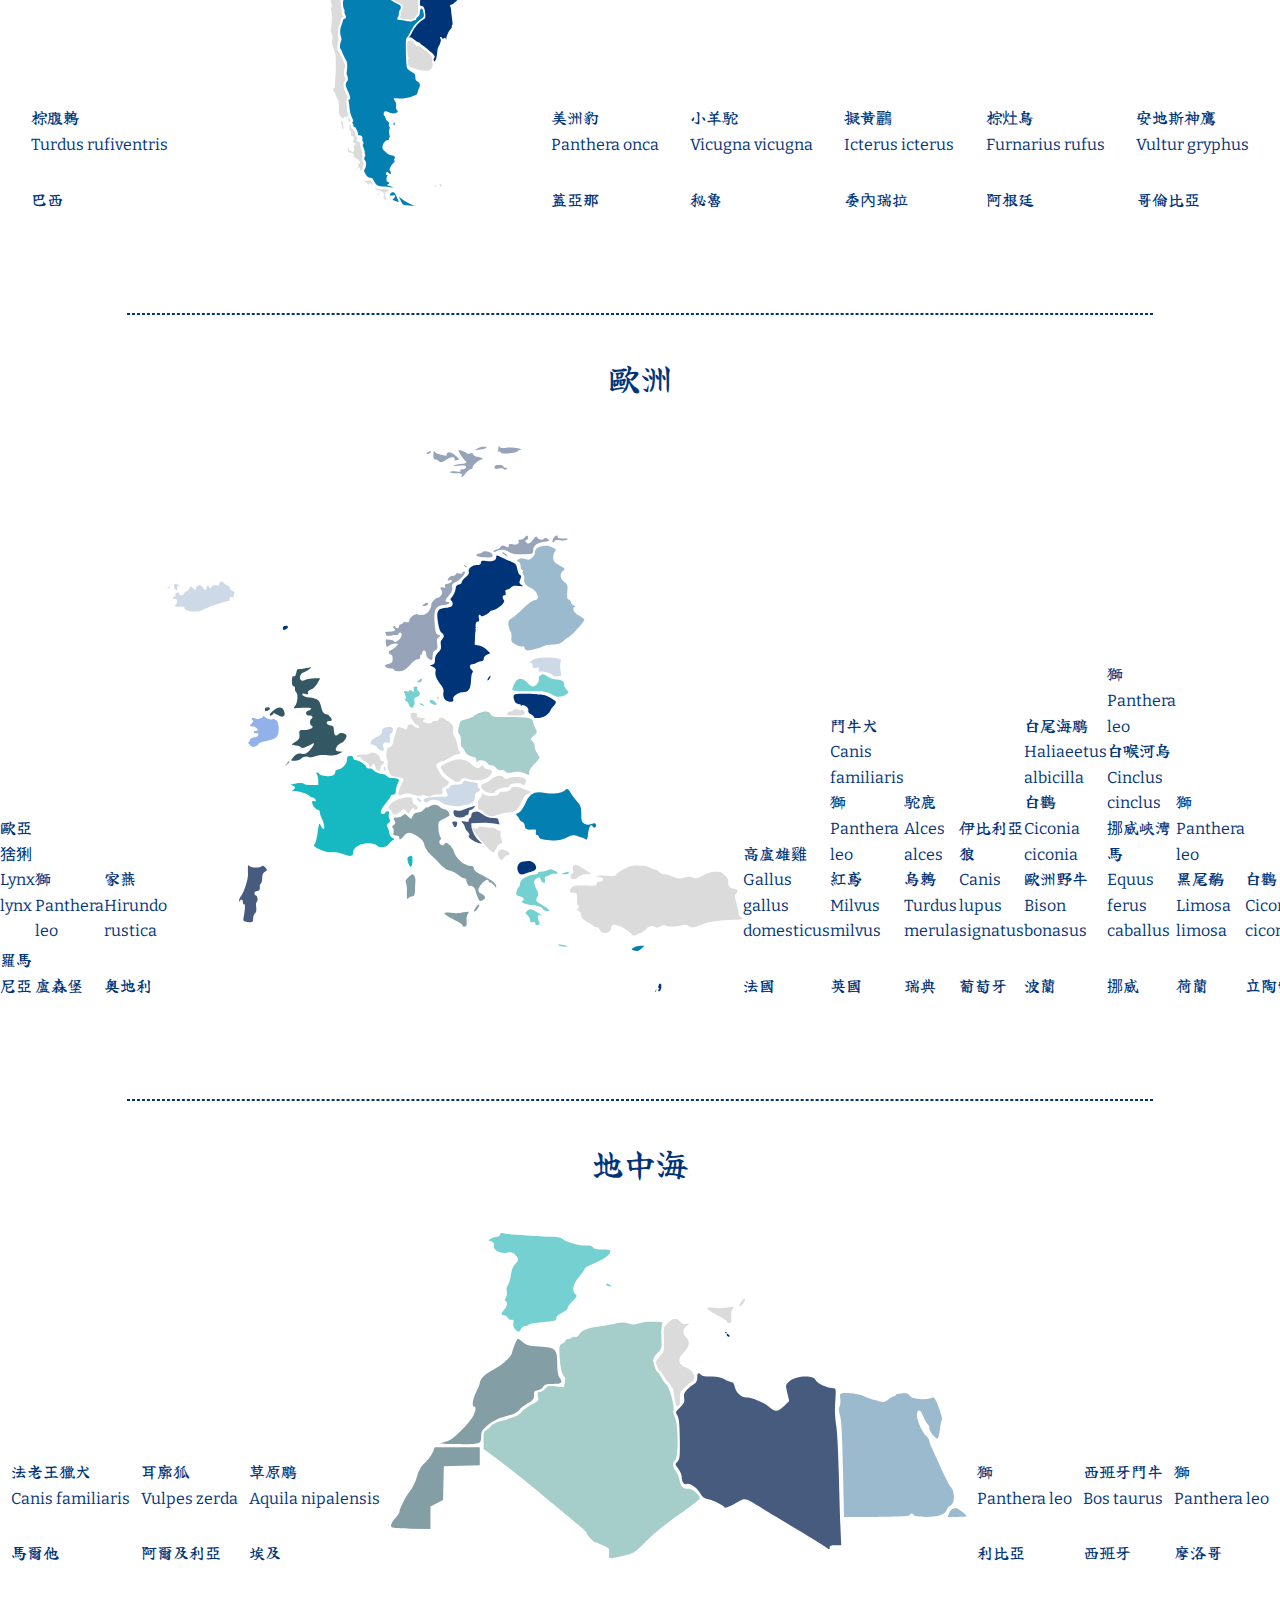
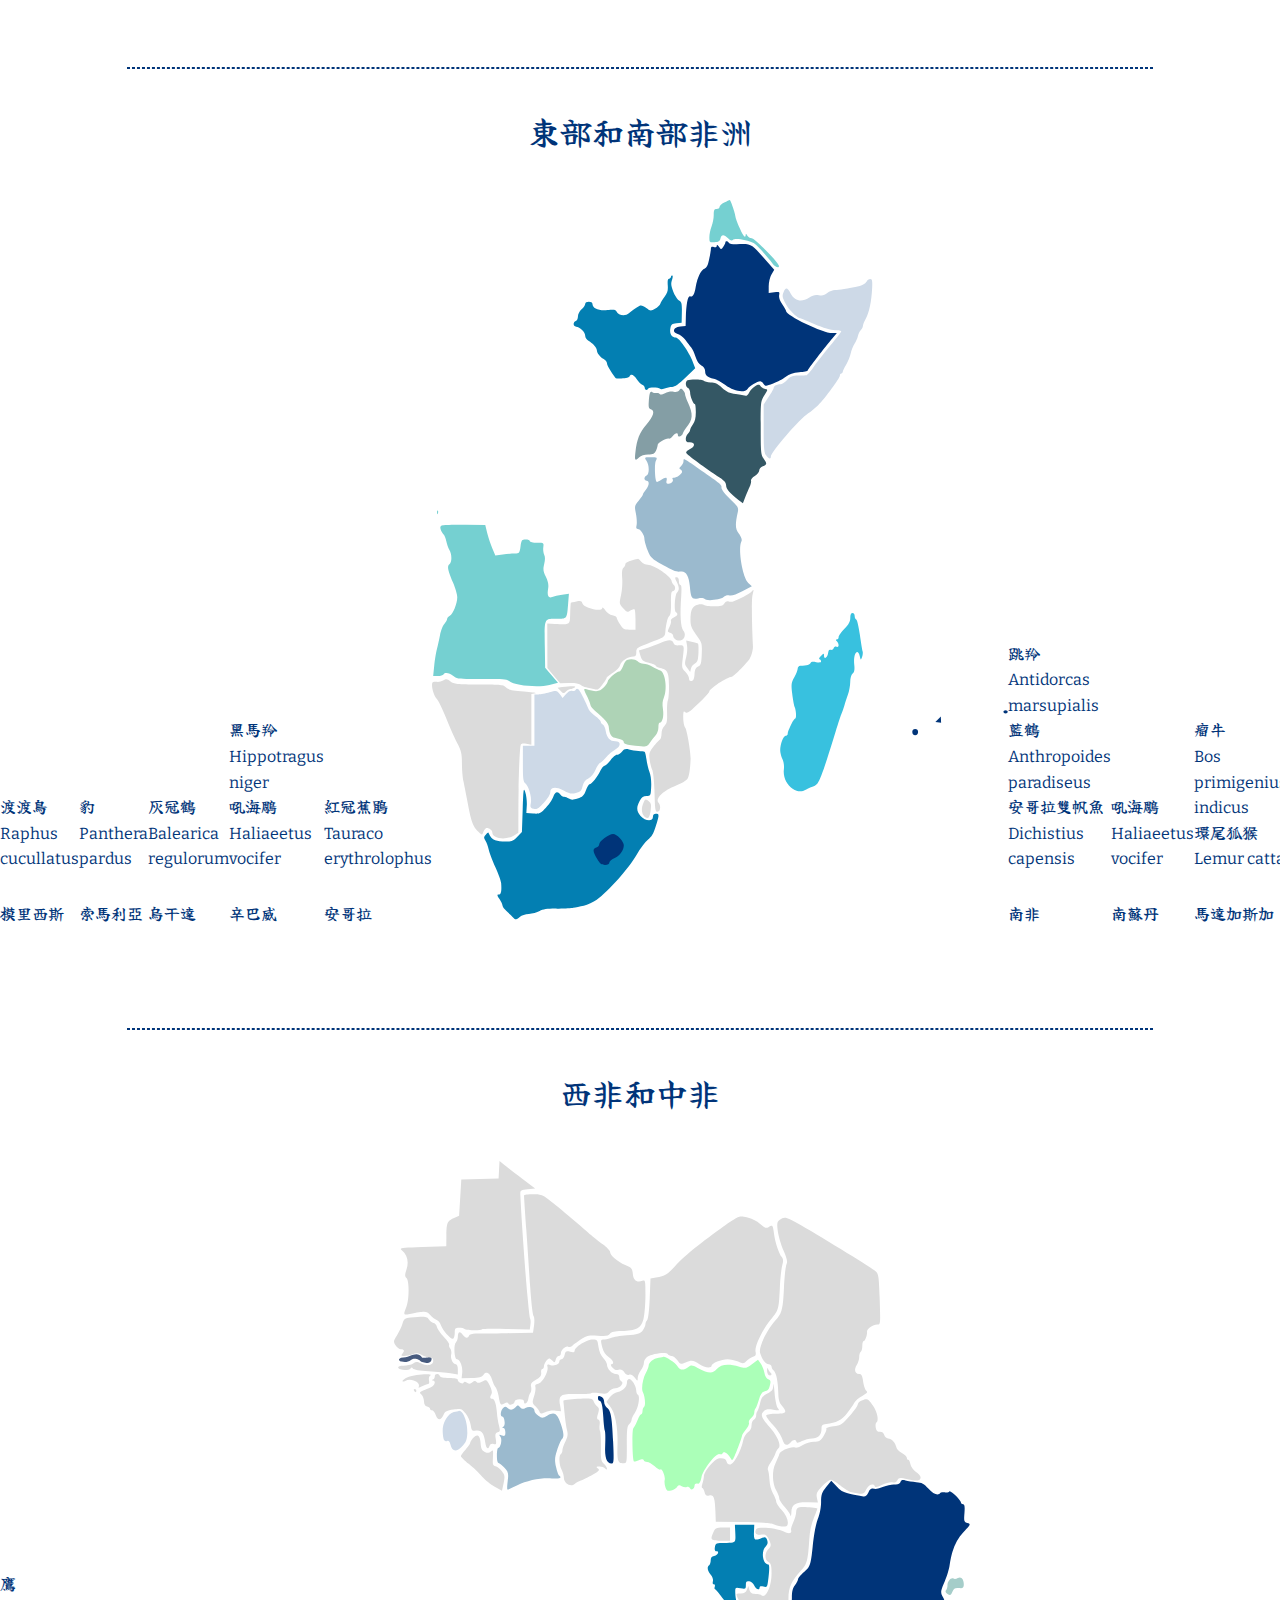
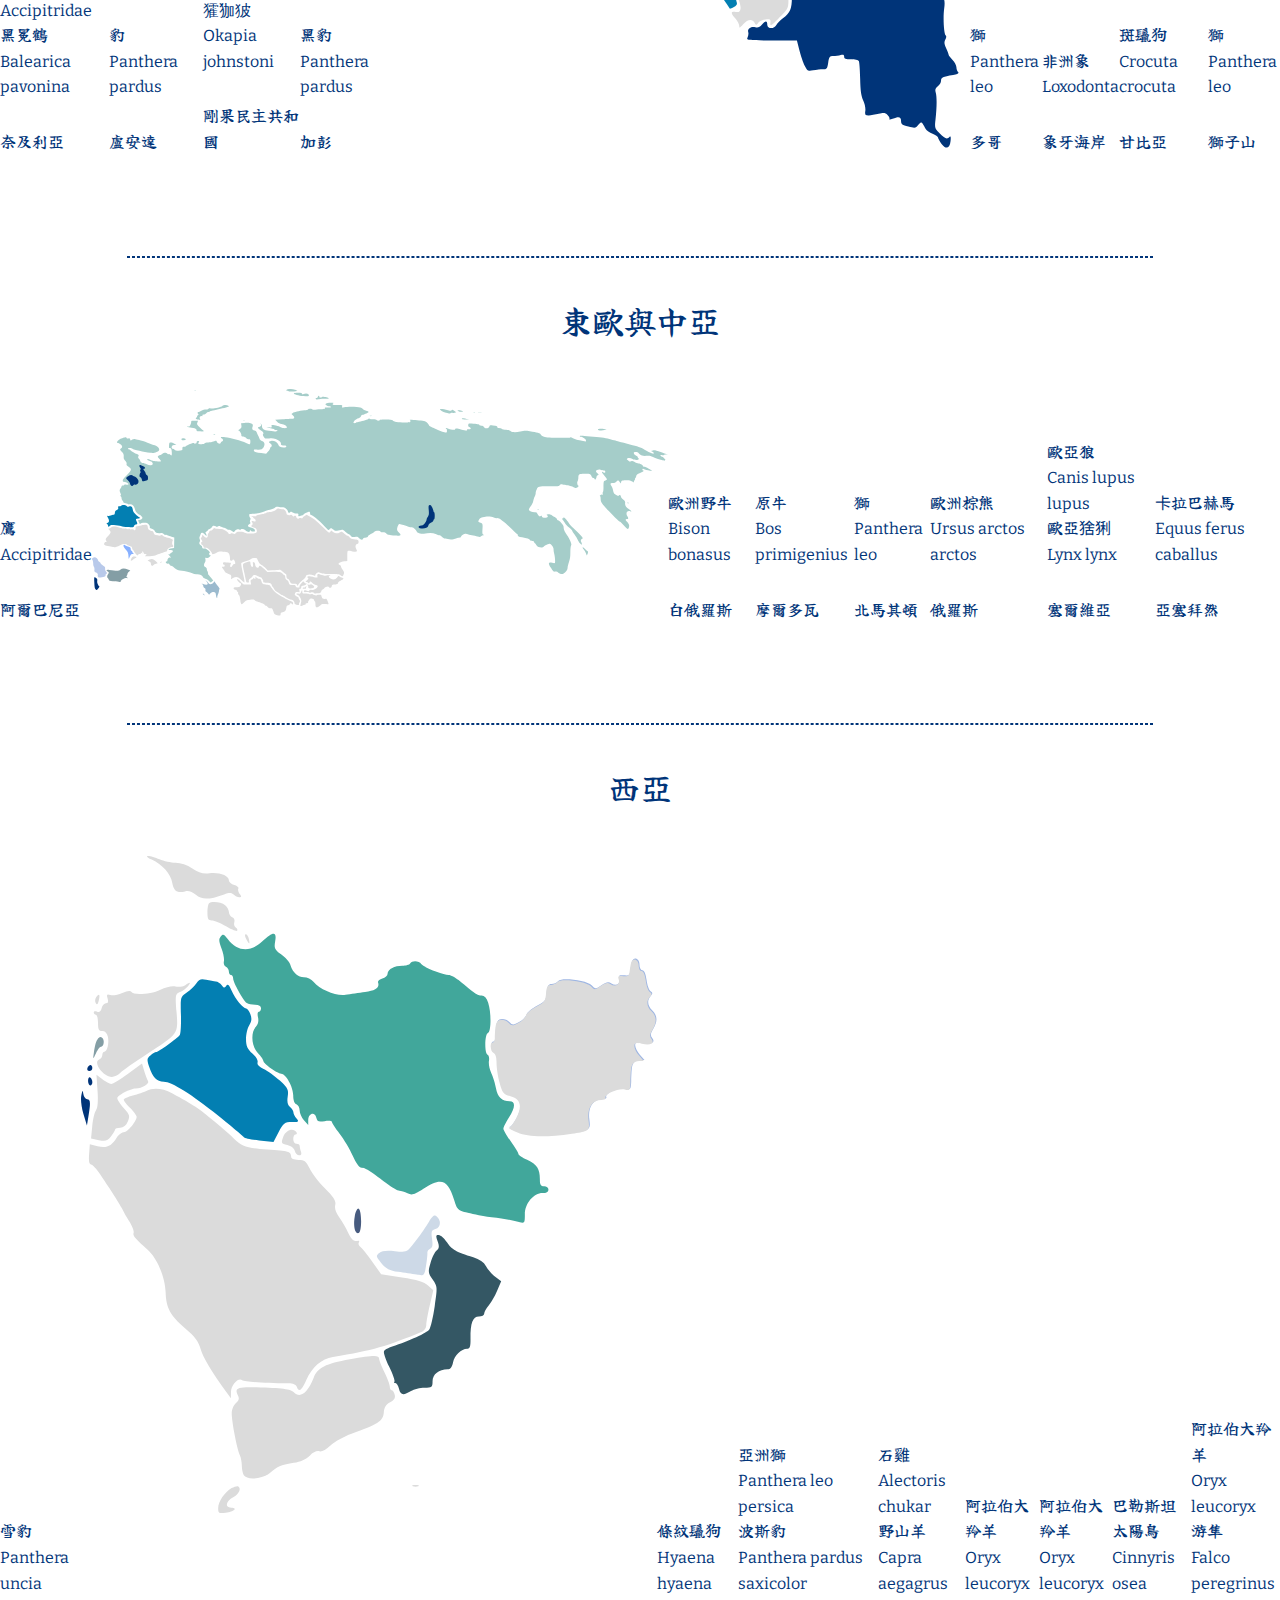
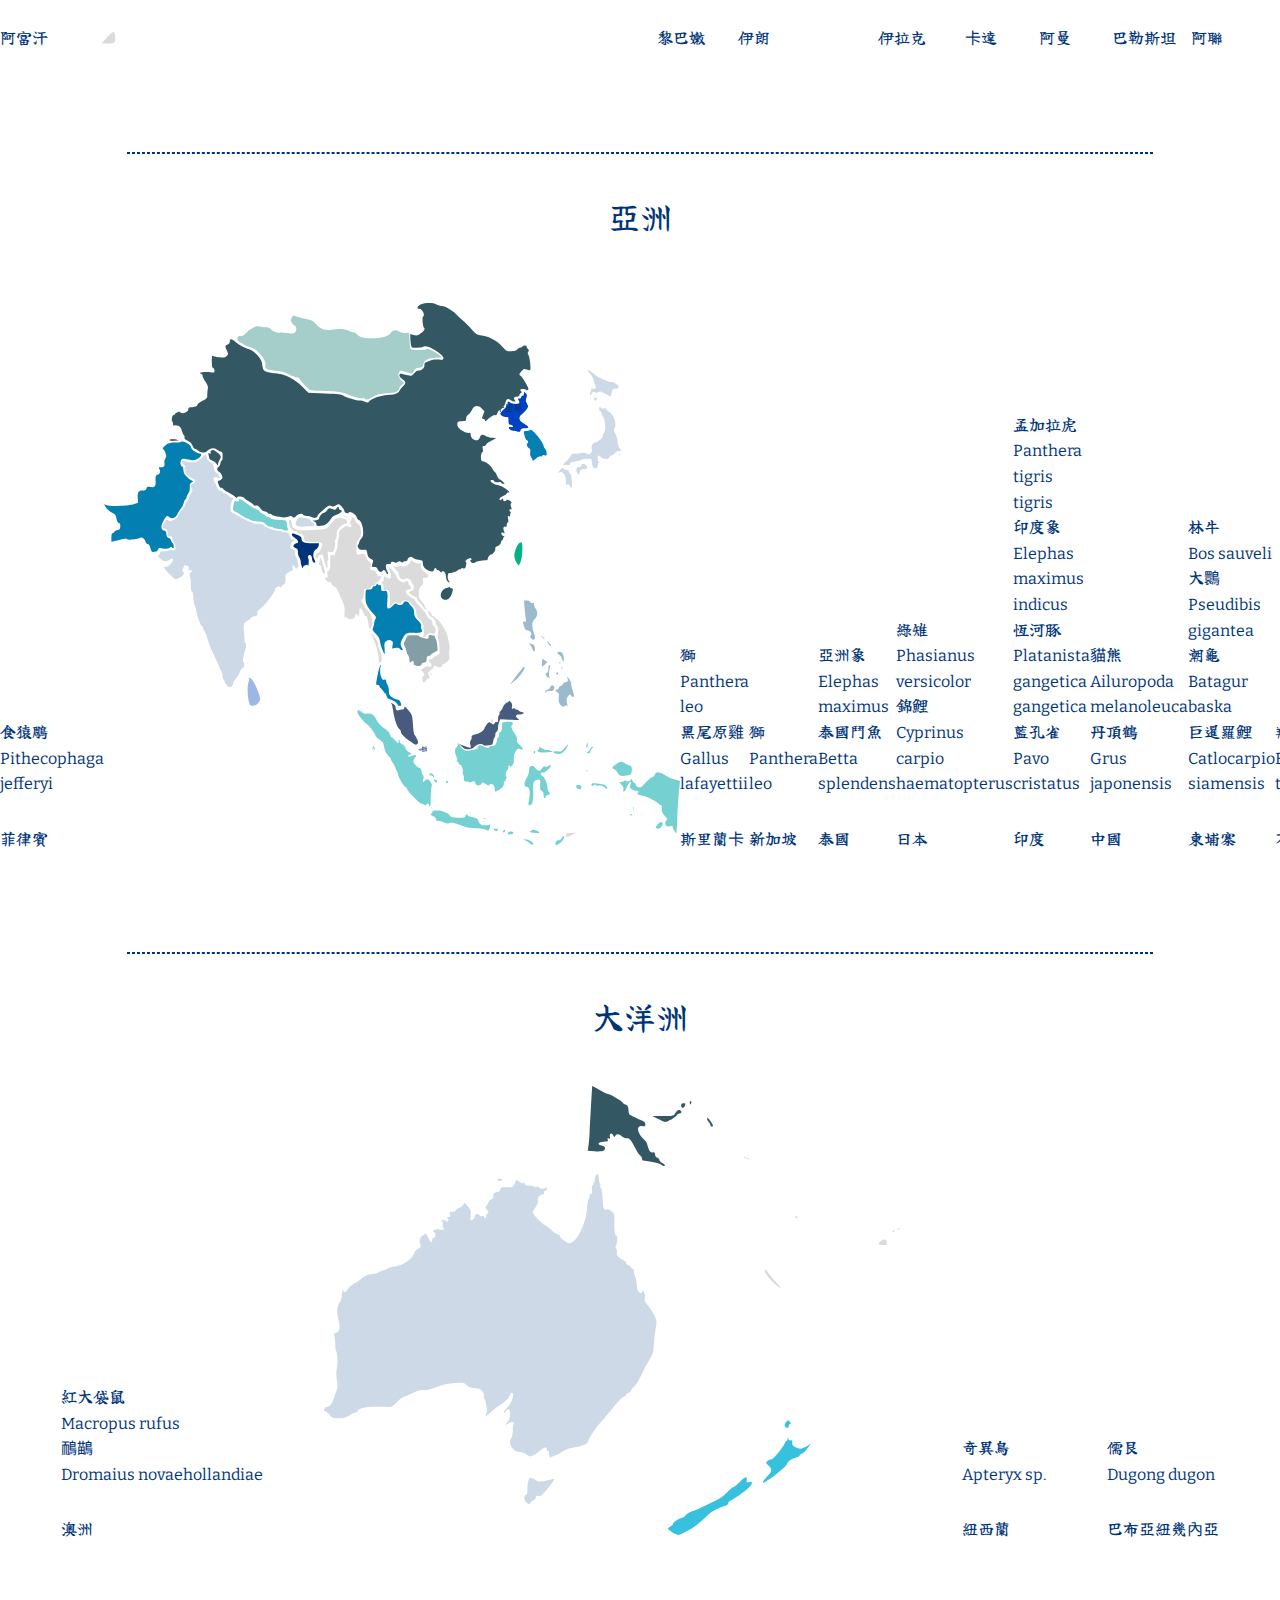
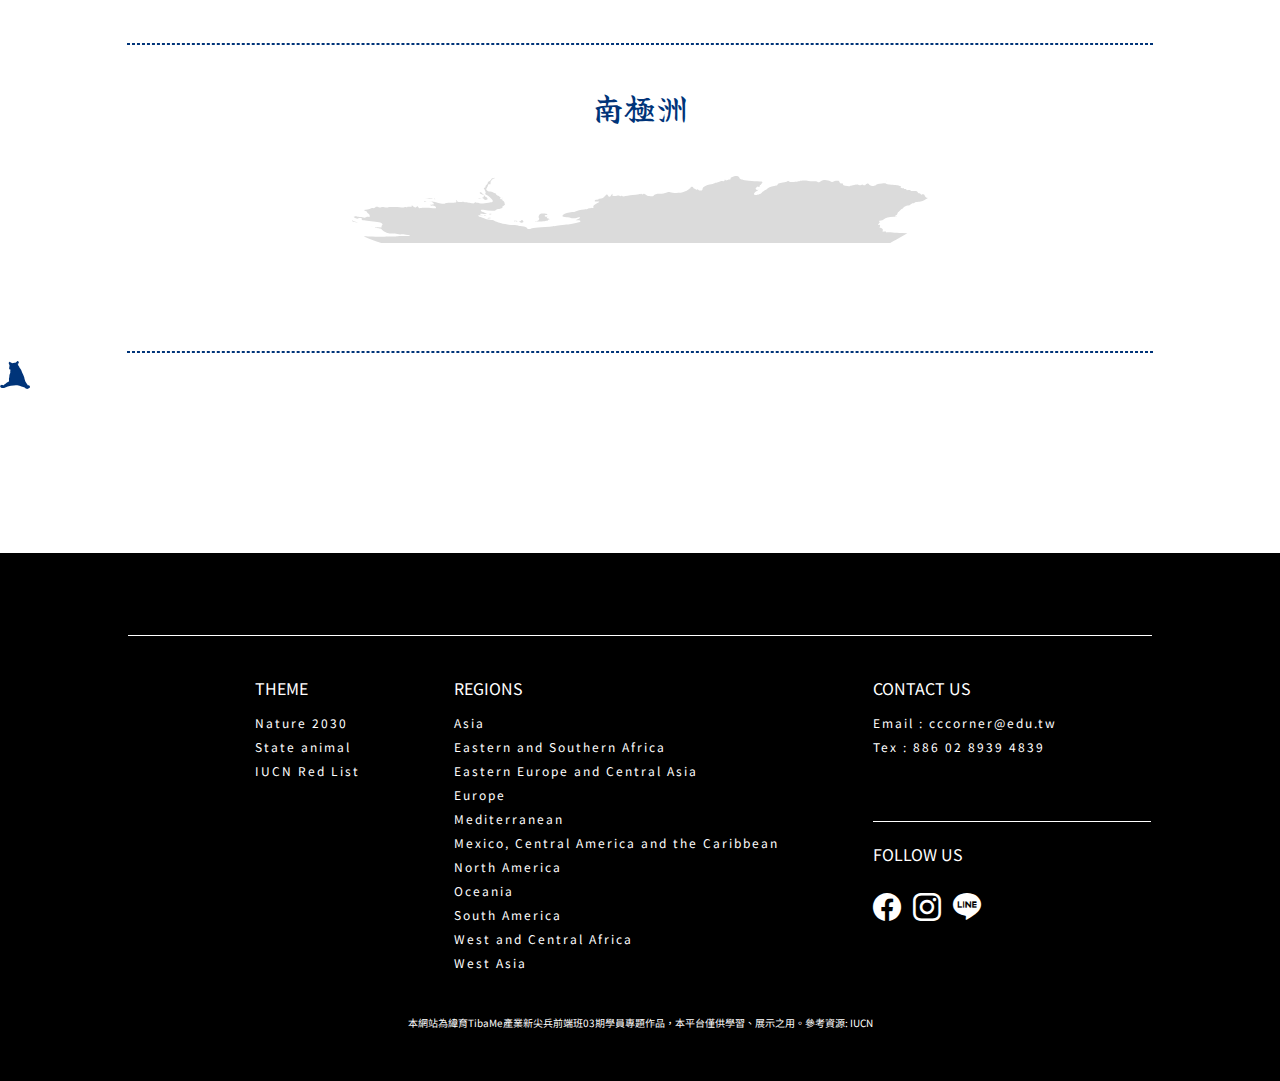
<file: stateanimal.html>
<!DOCTYPE html>
<html lang="en">

<head>
    <meta charset="UTF-8">
    <meta http-equiv="X-UA-Compatible" content="IE=edge">
    <meta name="viewport" content="width=device-width, initial-scale=1.0">

    <link rel="preconnect" href="https://fonts.googleapis.com">
    <link rel="preconnect" href="https://fonts.gstatic.com" crossorigin>
    <link rel="icon" href="./img_compressed/black_bear_happy.ico" type="image/x-icon" />
    <link
        href="https://fonts.googleapis.com/css2?family=Bitter:wght@400;500;600;800;900&family=Noto+Sans+TC:wght@400;500;700;900&family=Noto+Serif+TC:wght@400;500;700;900&family=Yuji+Boku&family=Yuji+Mai&display=swap"
        rel="stylesheet">

    <link rel="stylesheet" href="https://cdn.jsdelivr.net/npm/bootstrap-icons@1.10.3/font/bootstrap-icons.css">

    <link rel="stylesheet" href="./css/stateanimal.css">
    <link rel="stylesheet" href="./css/common.css">
    <title>Nature 2030</title>
</head>

<body>
    <header>
        <nav class="mainNav">
            <a class="logo" href="./index.html"><img class="logoBear" src="./img_compressed/svg/logo_bear.svg" alt="">
                <h2>隅見動物</h2>
                <img class="bearSit1" src="./img_compressed/svg/bear_sit.svg" alt="">
            </a>
            <ul>
                <li><a href="./nature2030.html">自然2030計畫</a></li>
                <li><a href="./redlist.html">IUCN 紅皮書</a></li>
                <li><a href="./stateanimal.html">國家代表動物</a></li>
                <li><a href="./news.html">新聞與事件</a></li>
                <li><a href="contactus.html">聯絡我們</a></li>
            </ul>
        </nav>

    </header>

    <!-- -----state animal Banner----- -->
    <div class="stateanimalBanner">


        <div class="banner">
            <img src="./img_compressed/svg/world_map_title.svg" alt="">
            <h2>國家代表動物</h2>
            <!-- <img class="nu" src="./img_compressed/svg/country/north_USA.svg" alt=""> -->

        </div>

    </div>

    <div class="fixed">
        <a href="#top">
            <h2>Top</h2>
        </a>
    </div>
    <!-- -----State animal List ----- -->
    <div class="area">
        <a id="top"></a>
        <h1>地區</h1>
        <ul>
            <li><a href="#northUSA">
                    <h2>北美</h2>
                </a>
                <a href="#mexico">
                    <h2>墨西哥、中美洲及加勒比地區</h2>
                </a>
                <a href="#southUSA">
                    <h2>南美洲</h2>
                </a>
            </li>
            <li>
                <a href="#euro">
                    <h2>歐洲</h2>
                </a>
                <a href="#mediSea">
                    <h2>地中海</h2>
                </a>
                <a href="#esAfrica">
                    <h2>東部和南部非洲</h2>
                </a>
                <a href="#wcAfrica">
                    <h2>西非和中非</h2>
                </a>
            </li>
            <li>
                <a href="#eeurocasia">
                    <h2>東歐與中亞</h2>
                </a>
                <a href="#wasia">
                    <h2>西亞</h2>
                </a>
            </li>
            <li>
                <a href="#asia">
                    <h2>亞洲</h2>
                </a>
                <a href="#australia">
                    <h2>大洋洲</h2>
                </a>
            </li>
        </ul>
    </div>

    <!-- -----State animal ----- -->
    <hr>
    <h1 class="redTitle1"></h1>
    <div class="containerStyle1 ">
        <a name="lc" id="lc"></a>

        <div class="nusa">
            <a id="northUSA">
                <h2>北美</h2>
            </a>
            <ul>
                <li>
                    <h3>美洲野牛</h3>
                    <h5> Bison bison</h5>
                    <h3>白頭海鷗</h3>
                    <h5>Haliaeetus leucocephalus</h5>
                    <h4>美國</h4>


                </li>
                <li>
                    <img src="./img_compressed/svg/country8/north_USA.svg" alt="">

                </li>
                <li>
                    <h3>美洲河狸</h3>
                    <h5>Castor canadensis</h5>
                    <h3>加拿大馬 </h3>
                    <h5>Equus ferus caballus</h5>
                    <h4>加拿大</h4>



                </li>
            </ul>



        </div>
        <hr>
        <div class="cusa">
            <a id="mexico">
                <h2>墨西哥、中美洲及加勒比地區</h2>
            </a>
            <ul>
                <li>
                    <h3>金鵰</h3>
                    <h5>Aquila chrysaetos</h5>
                    <h3>墨西哥無毛犬</h3>
                    <h5>Canis familiaris</h5>
                    <h3>美洲豹</h3>
                    <h5>Panthera onca</h5>
                    <h3>墨西哥蝗蟲</h3>
                    <h5>Sphenarium purpurascens</h5>
                    <h3>小頭鼠海豚</h3>
                    <h5>Phocoena sinus</h5>
                    <h4>墨西哥</h4>


                </li>
                <li>
                    <img src="./img_compressed/svg/country8/mexico.svg" alt="">

                </li>

                <li>
                    <h3>中美貘</h3>
                    <h5>Tapirus bairdii</h5>
                    <h3>彩虹巨嘴鳥</h3>
                    <h5>Ramphastos sulfuratus</h5>
                    <h4>貝里斯</h4>


                </li>

                <li>
                    <h3>粘土色鶇</h3>
                    <h5>Turdus grayi</h5>
                    <h3>白尾鹿</h3>
                    <h5>Odocoileus virginianus</h5>
                    <h3>西印度海牛</h3>
                    <h5>Trichechus manatus</h5>
                    <h4>哥斯大黎加</h4>

                </li>

                <li>
                    <h3>古巴咬鵑</h3>
                    <h5>Priotelus temnurus</h5>
                    <h4>古巴</h4>
                </li>

                <li>
                    <h3>鳴哀鴿</h3>
                    <h5>Zenaida aurita</h5>
                    <h4>安圭拉</h4>
                </li>

                <li>
                    <h3>黇鹿</h3>
                    <h5>Dama dama</h5>
                    <h3>麗色軍艦鳥</h3>
                    <h5>Fregata magnificens</h5>
                    <h3>玳瑁</h3>
                    <h5>Eretmochelys imbricata</h5>
                    <h4>安地卡及巴布達</h4>
                </li>

                <li>
                    <h3>聖芬生鸚鵡</h3>
                    <h5>Amazona guildingii</h5>
                    <h4>聖文森及格瑞那丁</h4>
                </li>
                <li>
                    <h3>紅嘴長尾蜂鳥</h3>
                    <h5>Trochilus polytmus</h5>
                    <h4>牙買加</h4>
                </li>

                <li>
                    <h3>角鵰</h3>
                    <h5>Harpia harpyja</h5>
                    <h4>巴拿馬</h4>
                </li>

                <li>
                    <h3>白尾鹿</h3>
                    <h5>Odocoileus virginianus</h5>
                    <h4>宏都拉斯</h4>
                </li>
                <li>
                    <h3>鳳尾綠咬鵑</h3>
                    <h5>Pharomachrus mocinno</h5>
                    <h4>瓜地馬拉</h4>
                </li>
                <li>
                    <h3>伊斯帕尼奧拉咬鵑</h3>
                    <h5>Priotelus roseigaster</h5>
                    <h4>海地</h4>
                </li>
            </ul>
        </div>
        <hr>
        <div class="sosa">
            <a id="southUSA">
                <h2>南美洲</h2>
            </a>
            <ul>
                <li class="up">
                    <h3>棕腹鶇</h3>
                    <h5>Turdus rufiventris</h5>
                    <h4>巴西</h4>
                </li>
                <li>
                    <img src="./img_compressed/svg/country8/south_USA.svg" alt="">

                </li>
                <li class="up">
                    <h3>美洲豹</h3>
                    <h5>Panthera onca</h5>
                    <h4>蓋亞那</h4>
                </li>
                <li class="down">
                    <h3>小羊駝</h3>
                    <h5>Vicugna vicugna</h5>
                    <h4>秘魯</h4>
                </li>
                <li class="up">
                    <h3>擬黃鸝 </h3>
                    <h5>Icterus icterus</h5>
                    <h4>委內瑞拉</h4>
                </li>
                <li class="down">
                    <h3>棕灶鳥</h3>
                    <h5>Furnarius rufus</h5>
                    <h4>阿根廷</h4>
                </li>
                <li>
                    <h3>安地斯神鷹</h3>
                    <h5>Vultur gryphus</h5>
                    <h4>哥倫比亞</h4>
                </li>
            </ul>
        </div>
        <hr>
        <div class="europe">
            <a id="euro">
                <h2>歐洲</h2>
            </a>
            <ul>
                <li>
                    <h3>歐亞猞猁</h3>
                    <h5>Lynx lynx</h5>
                    <h4>羅馬尼亞</h4>
                </li>
                <li>
                    <h3>獅</h3>
                    <h5>Panthera leo</h5>
                    <h4>盧森堡</h4>
                </li>
                <li>
                    <h3>家燕</h3>
                    <h5>Hirundo rustica</h5>
                    <h4>奧地利</h4>
                </li>
                <li>
                    <img src="./img_compressed/svg/country8/euro.svg" alt="">

                </li>
                <li>
                    <h3>高盧雄雞</h3>
                    <h5>Gallus gallus domesticus</h5>
                    <h4>法國</h4>
                </li>
                <li>
                    <h3>鬥牛犬</h3>
                    <h5>Canis familiaris</h5>
                    <h3>獅</h3>
                    <h5>Panthera leo</h5>
                    <h3>紅鳶 </h3>
                    <h5>Milvus milvus</h5>
                    <h4>英國</h4>
                </li>
                <li>
                    <h3>駝鹿</h3>
                    <h5>Alces alces</h5>
                    <h3>烏鶇 </h3>
                    <h5>Turdus merula</h5>
                    <h4>瑞典</h4>
                </li>
                <li>
                    <h3>伊比利亞狼</h3>
                    <h5>Canis lupus signatus</h5>
                    <h4>葡萄牙</h4>
                </li>
                <li>
                    <h3>白尾海鵰</h3>
                    <h5>Haliaeetus albicilla</h5>
                    <h3>白鸛</h3>
                    <h5>Ciconia ciconia </h5>
                    <h3>歐洲野牛</h3>
                    <h5>Bison bonasus</h5>
                    <h4>波蘭</h4>
                </li>
                <li>
                    <h3>獅</h3>
                    <h5>Panthera leo</h5>
                    <h3>白喉河烏 </h3>
                    <h5>Cinclus cinclus</h5>
                    <h3>挪威峽灣馬</h3>
                    <h5>Equus ferus caballus</h5>
                    <h4>挪威</h4>
                </li>
                <li>
                    <h3>獅</h3>
                    <h5>Panthera leo</h5>
                    <h3>黑尾鷸</h3>
                    <h5>Limosa limosa</h5>
                    <h4>荷蘭</h4>
                </li>
                <li>
                    <h3>白鸛</h3>
                    <h5>Ciconia ciconia</h5>
                    <h4>立陶宛</h4>
                </li>
                <li>
                    <h3>白鶺鴒</h3>
                    <h5>Motacilla alba</h5>
                    <h3>二星瓢蟲</h3>
                    <h5>Adalia bipunctata</h5>
                    <h4>拉脫維亞</h4>
                </li>
                <li>
                    <h3>義大利狼</h3>
                    <h5>Canis lupus italicus</h5>
                    <h4>義大利</h4>
                </li>
                <li>
                    <h3>戴勝</h3>
                    <h5>Upupa epops</h5>
                    <h4>以色列</h4>
                </li>
                <li>
                    <h3>歐洲馬鹿</h3>
                    <h5>Cervus elaphus</h5>
                    <h4>愛爾蘭</h4>
                </li>
                <li>
                    <h3>海東青</h3>
                    <h5>Falco rusticolus</h5>
                    <h4>冰島</h4>
                </li>
                <li>
                    <h3>真海豚</h3>
                    <h5>Delphinus delphis</h5>
                    <h4>希臘</h4>
                </li>
                <li>
                    <h3>棕熊</h3>
                    <h5>Ursus arctos</h5>
                    <h3>黃嘴天鵝</h3>
                    <h5>Cygnus cygnus</h5>
                    <h3>琉璃灰蝶 </h3>
                    <h5>Celastrina argiolus </h5>
                    <h3>河鱸</h3>
                    <h5>Perca fluviatilis</h5>
                    <h3>七星瓢蟲</h3>
                    <h5>Coccinella septempunctata</h5>
                    <h4>芬蘭</h4>
                </li>
                <li>
                    <h3>歐亞紅松鼠</h3>
                    <h5>Sciurus vulgaris</h5>
                    <h3>疣鼻天鵝 </h3>
                    <h5>Cygnus olor</h5>
                    <h3>蕁麻蛺蝶</h3>
                    <h5>Aglais urticae</h5>
                    <h4>丹麥</h4>
                </li>
                <li>
                    <h3>獅 </h3>
                    <h5>Panthera leo</h5>
                    <h4>保加利亞</h4>
                </li>
                <li>
                    <h3>狼</h3>
                    <h5>Canis lupus</h5>
                    <h4>愛沙尼亞</h4>
                </li>
                <li>
                    <h3>松貂</h3>
                    <h5>Martes martes</h5>
                    <h4>克羅埃西亞</h4>
                </li>
                <li>
                    <h3>賽普勒斯盤羊</h3>
                    <h5>Ovis orientalis</h5>
                    <h4>賽普勒斯</h4>
                </li>
                <li>
                    <h3>蠣鴴</h3>
                    <h5>Haematopus ostralgus</h5>
                    <h4>法羅群島</h4>
                </li>
            </ul>
        </div>
        <hr>
        <div class="medi">
            <a id="mediSea">
                <h2>地中海</h2>
            </a>
            <ul>
                <li>
                    <h3>法老王獵犬</h3>
                    <h5>Canis familiaris</h5>
                    <h4>馬爾他</h4>
                </li>
                <li class="up">
                    <h3>耳廓狐</h3>
                    <h5>Vulpes zerda</h5>
                    <h4>阿爾及利亞</h4>
                </li>
                <li class="down">
                    <h3>草原鵰</h3>
                    <h5>Aquila nipalensis</h5>
                    <h4>埃及</h4>
                </li>
                <li>
                    <img src="./img_compressed/svg/country8/mediate.svg" alt="">

                </li>
                <li>
                    <h3>獅</h3>
                    <h5>Panthera leo</h5>
                    <h4>利比亞</h4>
                </li>
                <li>
                    <h3>西班牙鬥牛</h3>
                    <h5>Bos taurus</h5>
                    <h4>西班牙</h4>
                </li>
                <li>
                    <h3>獅</h3>
                    <h5>Panthera leo</h5>
                    <h4>摩洛哥</h4>
                </li>
            </ul>
        </div>
        <hr>
        <div class="esAfri">
            <a id="esAfrica">
                <h2>東部和南部非洲</h2>
            </a>
            <ul>
                <li>
                    <h3>渡渡鳥</h3>
                    <h5>Raphus cucullatus</h5>
                    <h4>模里西斯</h4>
                </li>
                <li>
                    <h3>豹</h3>
                    <h5>Panthera pardus</h5>
                    <h4>索馬利亞</h4>
                </li>
                <li>
                    <h3>灰冠鶴</h3>
                    <h5>Balearica regulorum</h5>
                    <h4>烏干達</h4>
                </li>
                <li>
                    <h3>黑馬羚</h3>
                    <h5>Hippotragus niger</h5>
                    <h3>吼海鵰</h3>
                    <h5>Haliaeetus vocifer</h5>
                    <h4>辛巴威</h4>
                </li>
                <li>
                    <h3>紅冠蕉鵑</h3>
                    <h5>Tauraco erythrolophus</h5>
                    <h4>安哥拉</h4>

                </li>
                <li>
                    <img src="./img_compressed/svg/country8/east_africa_south_africa.svg" alt="">

                </li>
                <li>
                    <h3>跳羚</h3>
                    <h5>Antidorcas marsupialis </h5>
                    <h3>藍鶴</h3>
                    <h5>Anthropoides paradiseus</h5>
                    <h3>安哥拉雙帆魚</h3>
                    <h5>Dichistius capensis </h5>
                    <h4>南非</h4>
                </li>
                <li>
                    <h3>吼海鵰</h3>
                    <h5>Haliaeetus vocifer</h5>
                    <h4>南蘇丹</h4>
                </li>
                <li>
                    <h3>瘤牛</h3>
                    <h5>Bos primigenius indicus</h5>
                    <h3>環尾狐猴</h3>
                    <h5>Lemur catta</h5>
                    <h4>馬達加斯加</h4>

                </li>
                <li>
                    <h3>努比亞長頸鹿</h3>
                    <h5>Giraffa camelopardalis</h5>
                    <h4>坦尚尼亞</h4>

                </li>
                <li>
                    <h3>獅</h3>
                    <h5>Panthera leo</h5>
                    <h4>肯尼亞</h4>

                </li>
                <li>
                    <h3>獅</h3>
                    <h5>Panthera leo</h5>
                    <h4>衣索比亞</h4>

                </li>
                <li>
                    <h3>平原斑馬</h3>
                    <h5>Equus quagga</h5>
                    <h4>波札那</h4>
                </li>
                <li>
                    <h3>單峰駱駝</h3>
                    <h5>Camelus dromedarius</h5>
                    <h4>厄利垂亞</h4>
                </li>
            </ul>
        </div>
        <hr>
        <div class="wcAfri">
            <a id="wcAfrica">
                <h2>西非和中非</h2>
            </a>
            <ul>
                <li>
                    <h3>鷹</h3>
                    <h5>Accipitridae</h5>
                    <h3>黑冕鶴</h3>
                    <h5>Balearica pavonina</h5>
                    <h4>奈及利亞</h4>
                </li>
                <li>
                    <h3>豹</h3>
                    <h5>Panthera pardus</h5>
                    <h4>盧安達</h4>
                </li>
                <li>
                    <h3>㺢㹢狓</h3>
                    <h5>Okapia johnstoni</h5>
                    <h4>剛果民主共和國</h4>
                </li>
                <li>
                    <h3>黑豹</h3>
                    <h5>Panthera pardus</h5>
                    <h4>加彭</h4>
                </li>
                <li>
                    <img src="./img_compressed/svg/country8/west_africa_central_africa.svg" alt="">

                </li>
                <li>
                    <h3>獅</h3>
                    <h5>Panthera leo</h5>
                    <h4>多哥</h4>
                </li>
                <li>
                    <h3>非洲象</h3>
                    <h5>Loxodonta</h5>
                    <h4>象牙海岸</h4>
                </li>
                <li>
                    <h3>斑鬣狗</h3>
                    <h5>Crocuta crocuta</h5>
                    <h4>甘比亞</h4>
                </li>
                <li>
                    <h3>獅</h3>
                    <h5>Panthera leo</h5>
                    <h4>獅子山</h4>
                </li>
            </ul>
        </div>
        <hr>
        <div class="eeuroCasia">
            <a id="eeurocasia">
                <h2>東歐與中亞</h2>
            </a>
            <ul>
                <li>
                    <h3>鷹</h3>
                    <h5>Accipitridae</h5>
                    <h4>阿爾巴尼亞</h4>
                </li>
                <li>
                    <img src="./img_compressed/svg/country8/east_euro_central_asia.svg" alt="">

                </li>
                <li>
                    <h3>歐洲野牛</h3>
                    <h5>Bison bonasus</h5>
                    <h4>白俄羅斯</h4>
                </li>
                <li>
                    <h3>原牛</h3>
                    <h5>Bos primigenius</h5>
                    <h4>摩爾多瓦</h4>
                </li>
                <li>
                    <h3>獅</h3>
                    <h5>Panthera leo</h5>
                    <h4>北馬其頓</h4>
                </li>

                <li>
                    <h3>歐洲棕熊</h3>
                    <h5>Ursus arctos arctos</h5>
                    <h4>俄羅斯</h4>
                </li>
                <li>
                    <h3>歐亞狼 </h3>
                    <h5>Canis lupus lupus</h5>
                    <h3>歐亞猞猁</h3>
                    <h5>Lynx lynx</h5>
                    <h4>塞爾維亞</h4>
                </li>
                <li>
                    <h3>卡拉巴赫馬</h3>
                    <h5>Equus ferus caballus</h5>
                    <h4>亞塞拜然</h4>
                </li>
            </ul>
        </div>
        <hr>
        <div class="wAsia">
            <a id="wasia">
                <h2>西亞</h2>
            </a>
            <ul>
                <li>
                    <h3>雪豹</h3>
                    <h5>Panthera uncia</h5>
                    <h4>阿富汗</h4>
                </li>
                <li>
                    <img src="./img_compressed/svg/country8/west_asia.svg" alt="">

                </li>
                <li>
                    <h3>條紋鬣狗</h3>
                    <h5>Hyaena hyaena</h5>
                    <h4>黎巴嫩</h4>

                </li>
                <li>
                    <h3>亞洲獅</h3>
                    <h5>Panthera leo persica</h5>
                    <h3>波斯豹</h3>
                    <h5>Panthera pardus saxicolor</h5>
                    <h4>伊朗</h4>
                </li>
                <li>
                    <h3>石雞</h3>
                    <h5>Alectoris chukar</h5>
                    <h3>野山羊</h3>
                    <h5>Capra aegagrus</h5>
                    <h4>伊拉克</h4>
                </li>
                <li>
                    <h3>阿拉伯大羚羊</h3>
                    <h5>Oryx leucoryx</h5>
                    <h4>卡達</h4>
                </li>
                <li>
                    <h3>阿拉伯大羚羊</h3>
                    <h5>Oryx leucoryx</h5>
                    <h4>阿曼</h4>
                </li>
                <li>
                    <h3>巴勒斯坦太陽鳥</h3>
                    <h5>Cinnyris osea</h5>
                    <h4>巴勒斯坦</h4>
                </li>
                <li>
                    <h3>阿拉伯大羚羊</h3>
                    <h5>Oryx leucoryx</h5>
                    <h3>游隼</h3>
                    <h5>Falco peregrinus</h5>
                    <h4>阿聯</h4>
                </li>
            </ul>
        </div>
        <hr>
        <div class="asia">
            <a id="asia">
                <h2>亞洲</h2>
            </a>
            <ul>
                <li>
                    <h3>食猿鵰</h3>
                    <h5>Pithecophaga jefferyi</h5>
                    <h4>菲律賓</h4>
                </li>
                <li>
                    <img src="./img_compressed/svg/country8/asia.svg" alt="">

                </li>
                <li>
                    <h3>獅</h3>
                    <h5>Panthera leo</h5>
                    <h3>黑尾原雞</h3>
                    <h5>Gallus lafayettii</h5>
                    <h4>斯里蘭卡</h4>
                </li>
                <li>
                    <h3>獅</h3>
                    <h5>Panthera leo</h5>
                    <h4>新加坡</h4>
                </li>
                <li>
                    <h3>亞洲象</h3>
                    <h5>Elephas maximus</h5>
                    <h3>泰國鬥魚</h3>
                    <h5>Betta splendens</h5>
                    <h4>泰國</h4>
                </li>
                <li>
                    <h3>綠雉</h3>
                    <h5>Phasianus versicolor</h5>
                    <h3>錦鯉</h3>
                    <h5>Cyprinus carpio haematopterus</h5>
                    <h4>日本</h4>
                </li>
                <li>
                    <h3>孟加拉虎 </h3>
                    <h5>Panthera tigris tigris</h5>
                    <h3>印度象</h3>
                    <h5>Elephas maximus indicus</h5>
                    <h3>恆河豚</h3>
                    <h5>Platanista gangetica gangetica</h5>
                    <h3>藍孔雀</h3>
                    <h5>Pavo cristatus</h5>
                    <h4>印度</h4>
                </li>
                <li>
                    <h3>貓熊</h3>
                    <h5>Ailuropoda melanoleuca</h5>
                    <h3>丹頂鶴</h3>
                    <h5>Grus japonensis</h5>
                    <h4>中國</h4>
                </li>
                <li>
                    <h3>林牛</h3>
                    <h5>Bos sauveli</h5>
                    <h3>大䴉</h3>
                    <h5>Pseudibis gigantea</h5>
                    <h3>潮龜</h3>
                    <h5>Batagur baska</h5>
                    <h3>巨暹羅鯉</h3>
                    <h5>Catlocarpio siamensis</h5>
                    <h4>柬埔寨</h4>
                </li>
                <li>
                    <h3>羚牛</h3>
                    <h5>Budorcas taxicolor</h5>
                    <h4>不丹</h4>
                </li>
                <li>
                    <h3>孟加拉虎</h3>
                    <h5>Panthera tigris tigris</h5>
                    <h3>鵲鴝</h3>
                    <h5>Copsychus saularis</h5>
                    <h3>雲鰣</h3>
                    <h5>Tenualosa ilisha</h5>
                    <h4>孟加拉</h4>
                </li>
                <li>
                    <h3>科摩多巨蜥</h3>
                    <h5>Varanus komodoensis</h5>
                    <h4>印度尼西亞</h4>
                </li>
                <li>
                    <h3>捻角山羊</h3>
                    <h5>Capra falconeri</h5>
                    <h3>恆河豚</h3>
                    <h5>Platanista indicus minor</h5>
                    <h3>石雞</h3>
                    <h5>Alectoris chukar</h5>
                    <h3>沼澤鱷</h3>
                    <h5>Crocodylus palustris</h5>
                    <h3>遊隼</h3>
                    <h5>Falco peregrinus peregrinator</h5>
                    <h3>雪豹</h3>
                    <h5>Panthera uncia</h5>
                    <h4>巴基斯坦</h4>
                </li>
                <li>
                    <h3>西伯利亞虎</h3>
                    <h5>Panthera tigris altaica</h5>
                    <h4>南韓</h4>

                </li>
                <li>
                    <h3>馬來亞虎</h3>
                    <h5>Panthera tigris jacksoni</h5>
                    <h4>馬來西亞</h4>
                </li>
                <li>
                    <h3>瘤牛</h3>
                    <h5>Bos taurus indicus</h5>
                    <h3>棕尾虹雉</h3>
                    <h5>Lophophorus impejanus</h5>
                    <h4>尼泊爾</h4>
                </li>
            </ul>
        </div>
        <hr>
        <div class="oceania">
            <a id="australia">
                <h2>大洋洲</h2>
            </a>
            <ul>
                <li>
                    <h3>紅大袋鼠</h3>
                    <h5>Macropus rufus</h5>
                    <h3>鴯鶓</h3>
                    <h5>Dromaius novaehollandiae</h5>
                    <h4>澳洲</h4>
                </li>
                <li>
                    <img src="./img_compressed/svg/country8/oceania.svg" alt="">

                </li>
                <li>
                    <h3>奇異鳥</h3>
                    <h5>Apteryx sp.</h5>
                    <h4>紐西蘭</h4>
                </li>
                <li>
                    <h3>儒艮</h3>
                    <h5>Dugong dugon</h5>
                    <h4>巴布亞紐幾內亞</h4>
                </li>
            </ul>
        </div>
        <hr>
        <div class="southpolar">
            <a id="southpolar">
                <h2>南極洲</h2>
            </a>
            <ul>
                <!-- <li>
                    <h3>紅大袋鼠</h3>
                    <h5>Macropus rufus</h5>
                    <h3>鴯鶓</h3>
                    <h5>Dromaius novaehollandiae</h5>
                    <h4>澳洲</h4>
                </li> -->
                <li>
                    <img src="./img_compressed/svg/country8/southpolar.svg" alt="">

                </li>

            </ul>
        </div>
        <hr>
    </div>



    <!-- ---------aside option------- -->

    <div class="bearFoot">
        <a href=""><img src="./img_compressed/svg/bear_foot_black.svg" alt=""></a>
        <div class="bearPaw">
            <div class="paw"></div>
            <div class="bearPaw1">
                <a href="./index.html">
                    <p class="simple">I</p>
                    <p class="show">index</p>
                </a>
            </div>
            <div class="bearPaw2">
                <a href="./nature2030.html">
                    <p class="simple">N</p>
                    <p class="show">Nature <br>2030</p>
                </a>
            </div>
            <div class="bearPaw3">
                <a href="./redlist.html">
                    <p class="simple">R</p>
                    <p class="show">Red List</p>
                </a>
            </div>
            <div class="bearPaw4">
                <a href="./news.html">
                    <p class="simple">N</p>
                    <p class="show">News</p>
                </a>
            </div>

            <div class="bearPaw5">
                <a href="./stateanimal.html">
                    <p class="simple">S</p>
                    <p class="show">State Animals</p>
                </a>
            </div>










        </div>



    </div>

    <!-- ------curcor------ -->
    <img src="./img_compressed/svg/cursor.svg" alt="" id="cursor">
    <!-- ---------footer------- -->

    <footer>
        <span class="long"></span>
        <ul>
            <li>
                <h2>THEME</h2>
                <ul>
                    <li>Nature 2030</li>
                    <li>State animal</li>
                    <li>IUCN Red List</li>
                </ul>

            </li>
            <li>
                <h2>REGIONS</h2>
                <ul>
                    <li>Asia</li>
                    <li>Eastern and Southern Africa</li>
                    <li>Eastern Europe and Central Asia</li>
                    <li>Europe</li>
                    <li>Mediterranean</li>
                    <li>Mexico, Central America and the Caribbean</li>
                    <li>North America</li>
                    <li>Oceania</li>
                    <li>South America</li>
                    <li>West and Central Africa</li>
                    <li>West Asia</li>
                </ul>
            </li>
            <li>
                <h2>CONTACT US</h2>
                <ul>
                    <li>Email : cccorner@edu.tw</li>
                    <li>Tex : 886 02 8939 4839</li>
                </ul>
                <span class="short"></span>
                <h2>FOLLOW US</h2>
                <ul class="icons">

                    <li><a href="">
                            <i class="bi bi-facebook"></i></a></li>
                    <li><a href=""><i class="bi bi-instagram"></i></a></li>
                    <li><a href=""><i class="bi bi-line"></i></a></li>
                </ul>
            </li>
        </ul>
        <p>本網站為緯育TibaMe產業新尖兵前端班03期學員專題作品，本平台僅供學習、展示之用。參考資源: IUCN</p>
    </footer>
    <script>
        // ------cursor----
        let the_cursor = document.getElementById("cursor");
        document.addEventListener("mousemove", function (e) {
            //console.log(e.pageX); // 滑鼠距離頁面最左側的距離
            //console.log(e.pageY); // 滑鼠距離頁面最上方的距離
            console.log(window.scrollY);

            the_cursor.style.left = e.pageX + 10 + "px";
            the_cursor.style.top = e.pageY - window.scrollY + 10 + "px";
        });

    </script>
</body>

</html>
</file>
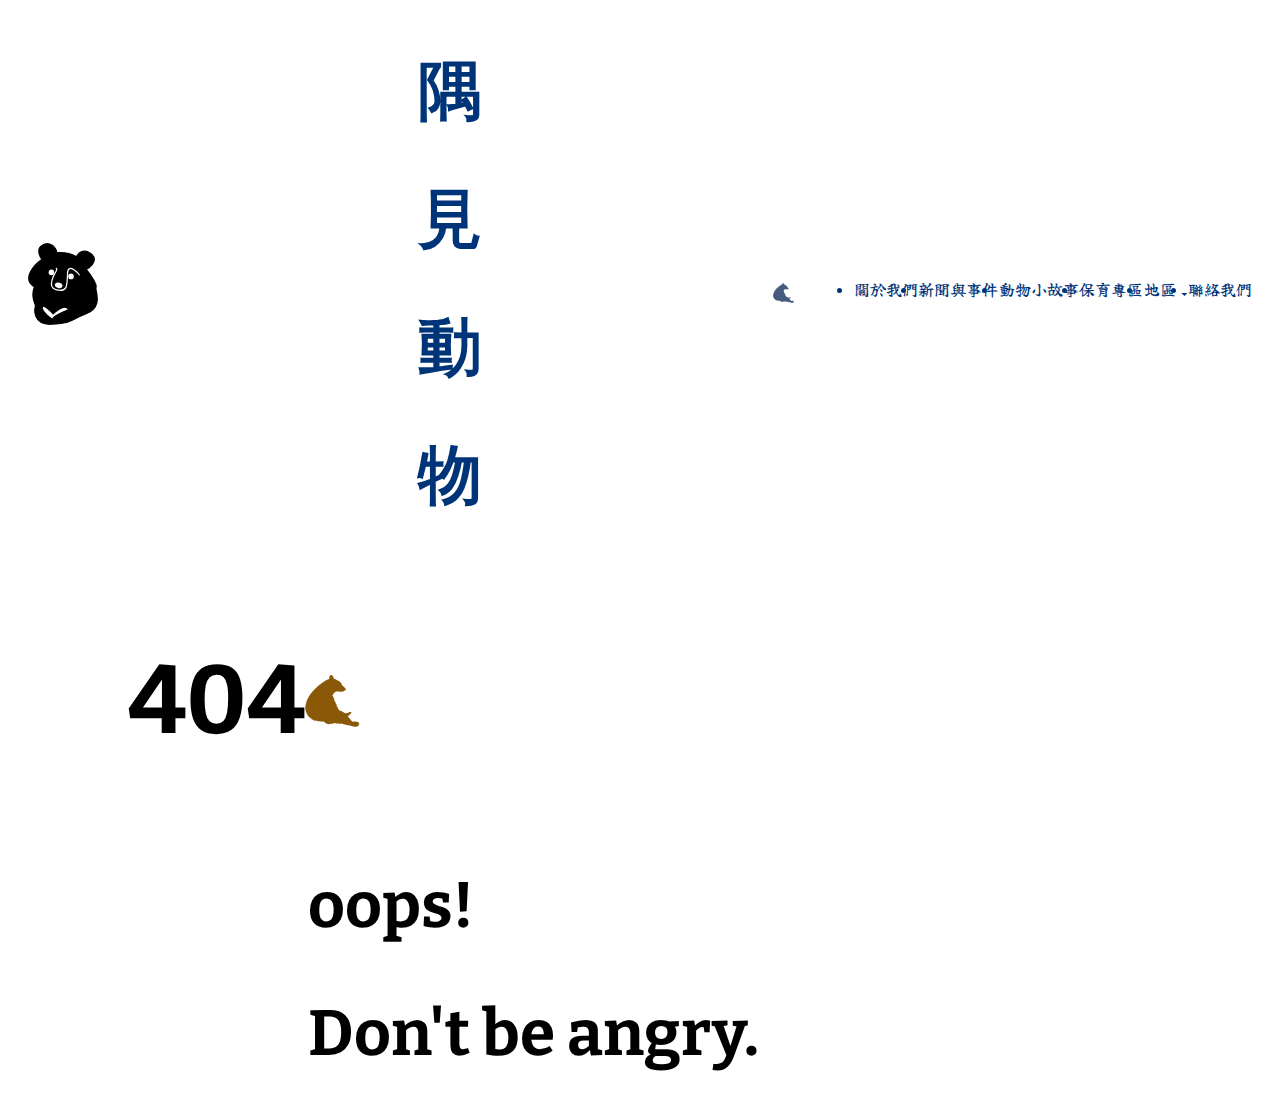
<file: wrong.html>
<!DOCTYPE html>
<html lang="en">

<head>
    <meta charset="UTF-8">
    <meta http-equiv="X-UA-Compatible" content="IE=edge">
    <meta name="viewport" content="width=device-width, initial-scale=1.0">
 
    <link rel="preconnect" href="https://fonts.googleapis.com">
    <link rel="preconnect" href="https://fonts.gstatic.com" crossorigin>
    <link
        href="https://fonts.googleapis.com/css2?family=Bitter:wght@400;500;600;800;900&family=Noto+Sans+TC:wght@400;500;700;900&family=Noto+Serif+TC:wght@400;500;700;900&family=Yuji+Boku&family=Yuji+Mai&display=swap"
        rel="stylesheet">

    <link rel="stylesheet" href="https://cdn.jsdelivr.net/npm/bootstrap-icons@1.10.3/font/bootstrap-icons.css">

    <title>Wrong</title>


    
    <style>
        body {
    font-family: 'Bitter', 'Times New Roman', 'Yuji Mai', 'Yuji Boku', 'Noto Sans TC', 'Noto Serif TC', serif;

    line-height: 1.6;

}

header {
    color: #003479;
    /* outline: 1px solid tomato; */
}

nav ul {
    display: flex;
    justify-content: space-between;
}

a {
    text-decoration: none;
    color: #003479;
}

.mainNav li img {
    margin-left: 5px;
}

.mainNav {
    display: flex;
    justify-content: space-between;
}

.logo {
    display: flex;
    align-items: center;
    font-size: 2.5em;
    padding: 20px;
}

.logoBear {
    width: 70px;
}

.logo h2 {
    padding-left: 20px;
}

.logo .bearSit1 {
    margin-top: 18px;
    margin-left: -9px;
}

.mainNav ul {
    display: flex;
    justify-content: space-between;
    align-items: center;
    width: 40vw;
    font-size: 16px;
    margin-top: 30px;
    margin-right: 20px;
}

        div {
            width: 80vw;
            margin: 0 auto;
            display: flex;

        }

        h1 {
            font-size: 96px;
            font-family: Bitter;
        }

        h2 {
            font-size: 64px;
            font-family: "Bitter";
            margin: 0 300px;
            line-height: 2;
        }

        
    </style>
</head>

<body>
    <header>
        <nav class="mainNav">
            <a class="logo" href="./index.html"><img class="logoBear" src="./img_compressed/svg/logo_bear.svg" alt="">
                <h2>隅見動物</h2>
                <img class="bearSit1" src="./img_compressed/svg/bear_sit.svg" alt="">
            </a>
            <ul>
                <li><a href="">關於我們</a></li>
                <li><a href="news.html">新聞與事件</a></li>
                <li><a href="">動物小故事</a></li>
                <li><a href="">保育專區</a></li>
                <li><a href="">地區<img src="./img_compressed/svg/nav/triangle_blue.svg" alt="">
                    </a></li>
                <li><a href="contactus.html">聯絡我們</a></li>
            </ul>
        </nav>

    </header>
    <div>
        <h1>
            404
        </h1>

        <img src="./img_compressed/svg/bear_sit_large.svg" alt="">
    </div>
    <h2>
        oops!
        <br>
        Don't be angry.
    </h2>

</body>

</html>
</file>
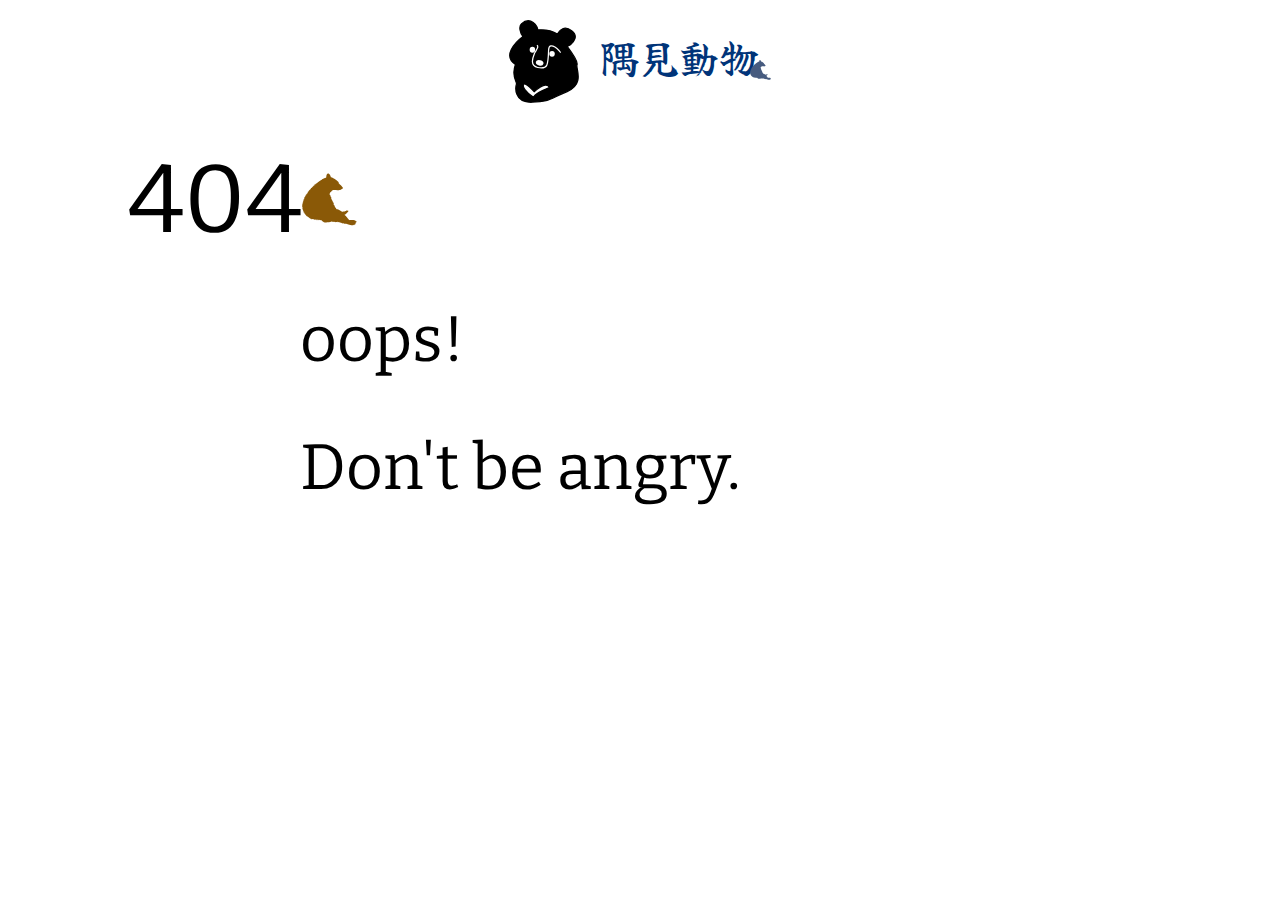
<file: wrong1.html>
<!DOCTYPE html>
<html lang="en">

<head>
    <meta charset="UTF-8">
    <meta http-equiv="X-UA-Compatible" content="IE=edge">
    <meta name="viewport" content="width=device-width, initial-scale=1.0">
    <link rel="stylesheet" href="./css/Wrong.css">
    <link rel="preconnect" href="https://fonts.googleapis.com">
    <link rel="preconnect" href="https://fonts.gstatic.com" crossorigin>
    <link
        href="https://fonts.googleapis.com/css2?family=Bitter:wght@400;500;600;800;900&family=Noto+Sans+TC:wght@400;500;700;900&family=Noto+Serif+TC:wght@400;500;700;900&family=Yuji+Boku&family=Yuji+Mai&display=swap"
        rel="stylesheet">

    <link rel="stylesheet" href="https://cdn.jsdelivr.net/npm/bootstrap-icons@1.10.3/font/bootstrap-icons.css">

    <title>Nature 2030</title>
</head>

<body>
    <header>
        <nav class="mainNav">
            <a class="logo" href="./index.html"><img class="logoBear" src="./img_compressed/svg/logo_bear.svg" alt="">
                <h2>隅見動物</h2>
                <img class="bearSit1" src="./img_compressed/svg/bear_sit.svg" alt="">
            </a>
            
        </nav>

    </header>

    <!-- -----Wrong content----- -->

    <div class="wrong">
        <h1>
            404
        </h1>

        <img src="./img_compressed/svg/bear_sit_large.svg" alt="">
    </div>
    <h2 class="oops">
        oops!
        <br>
        Don't be angry.
    </h2>



</body>

</html>
</file>
<file: css/redlist.css>
@import url("./reset.css");

body {
    font-family: 'Bitter', 'Times New Roman', 'Yuji Mai', 'Yuji Boku', 'Noto Sans TC', 'Noto Serif TC', serif;

    line-height: 1.6;

}

header {
    color: #003479;
    /* outline: 1px solid tomato; */
}

nav ul {
    display: flex;
    justify-content: space-between;
}

a {
    text-decoration: none;
    color: #003479;
}

.mainNav li img {
    margin-left: 5px;
}

.mainNav {
    display: flex;
    justify-content: space-between;
}

.logo {
    display: flex;
    align-items: center;
    font-size: 2.5em;
    padding: 20px;
}

.logoBear {
    width: 70px;
}

.logo h2 {
    padding-left: 20px;
}

.logo .bearSit1 {
    margin-top: 18px;
    margin-left: -9px;
}

.mainNav ul {
    display: flex;
    justify-content: space-between;
    align-items: center;
    width: 40vw;
    font-size: 16px;
    margin-top: 30px;
    margin-right: 20px;
}




/* -------Red List Banner--------- */
.redList {
    width: 80vw;
    text-align: center;
    margin: 0 auto;

}

.redList h1 {
    font-family: "Bitter";
    font-size: 48px;
    font-weight: 700;
    margin: 30px auto 40px;
    color: #003479;

}

.redList h2 {
    font-family: "Bitter", "Yuji Mai";
    color: black;
    margin-bottom: 20px;
    letter-spacing: 2px;

}

.banner {
    display: flex;
    width: 60vw;
    margin: 5vw auto;
    justify-content: space-between;
}

.banner ul {
    display: flex;
    flex-direction: column;
    width: 20vw;
}

.banner li {
    line-height: 2;
    background-color: #9BBACE;
    padding: 0 35px;
    width: auto;
    border: 2px solid #345764;
    text-align: center;
    color: #003479;
}

.banner .title {
    color: #b6d0e2;
    background-color: #037FB2;
    font-weight: 500;
    padding: 0;
    width: 15vw;
    align-self: center;
    font-size: 20px;

}

.banner .left {
    align-self: start;
}

.banner .right {
    align-self: self-end;
}

.banner .center {
    align-self: center;
}

.banner .line {
    align-self: center;
    height: 30px;
    width: 1px;
    border: 2px solid #345764;
    box-sizing: border-box;
    padding: 0;
}

/* -----Red List ----- -- */
.redList {
    font-family: "Times New Roman";
}

.redTitle1 {
    font-size: 48px;
    font-weight: 500;
    color: #A5CDC9;
    text-align: center;
    margin-top: 10vw;
    margin-bottom: 5vw;

}

.container1 {
    width: 80vw;
    margin: 0 auto 10vw;
}

.section1 {
    text-align: end;
    width: 30vw;
    position: relative;
    line-height: 2;
    color: #006666;
    
}
.section1 h2 {
    font-size: 36px;
    font-family: "Times New Roman";
}
.section1 img{
width: 20px;
margin-right: 10px;


}
.section1 h3 {
    font-size: 20px;
    
}




.wrapper {
    position: relative;
    display: flex;
    justify-content: space-evenly;
    margin: 0 auto;
    align-items: center;
}

.section2 {
    width: 30vw;
    /* position: absolute;
       right: 20vw;
        top: 4vh; */
    /* outline: 1px solid red; */
    color: #003479;
    display: flex;
    flex-direction: column;
    align-items: end;
}

.section2 img {
    width: 25vw;
}

.section3 {
    background-image: url('../img_compressed/svg/circle.svg');
    background-size: contain;
    background-repeat: no-repeat;
    /* outline: 1px solid blue; */
    color: #003479;
    width: 20vw;
    height: 20vw;
    padding-left: 50px;
    display: flex;
    flex-direction: column;
    justify-content: center;
    align-items: start;
}
.section3 h2{
    font-size: 48px;
    font-weight: 700;
    }
    .section3 h3{
        font-size: 20px;
        }
.section3 p{
font-size: 10px;
}



.frog{
    width: 70vw;
}


.threatened{
    color: #003479;
}
.bearTW{
    width: 80vw;
    color: #003479;
    text-align: center;
}
.bear3{
    background-image: url('../img_compressed/svg/triangleup.svg');
    padding-left: 100px;
    padding-top: 70px;
}
.bear2 img{
    width: 30vw;
}
.bear2 h4{
    align-self: start;
}
.gorila{
    width: 70vw;
}
.lion2 h4{
    align-self: start;
}
.lion3{
    background-image: url('../img_compressed/svg/square.svg');
    padding-left: 70px;
    padding-top: 10px;
}
.lion1{
    width: 40vw;
}
.lion2 img{
    width: 30vw;
}
.lion2 h4{
    align-self: end;
}
.seaCow{
    width: 50vw;
}

.data h1{
    
        font-size: 36px;
        font-family: "Times New Roman";
  
}
.data h3 {
    font-size: 20px;
}
.data h2{
    font-size: 48px;
    font-weight: 700;
    }
    .data h3{
        font-size: 20px;
        }
.data p{
font-size: 10px;
}
.data {
    display: flex;
    flex-direction: row;
    justify-content: space-evenly;
    width: 80vw;
    margin: 0 auto;
    color: #003479;
}
.data li{
    /* width: 30vw; */
}

/* ------aside optiom---- */
.bearFoot {
    min-width: 250px;
    min-height: 200px;
    /* outline:1px solid tomato; */
    /* background-color: red; */
    position: fixed;
    bottom: 20px;
    right: 0px;
}


.bearFoot img {
    position: fixed;
    right: 1vw;
    bottom: 2vw;
    width: 60px;
    display: block;
}

.bearPaw {
    font-size: 10px;
    color: #003479;
    font-size: 20px;
    display: none;
    /* outline: 1px solid red; */
}

.bearPaw1 {
    background-image: url('../img_compressed/svg/bearpaw/bear_paw_1.svg');
    background-repeat: no-repeat;
    background-size: cotain;
    /* outline: 1px solid tomato; */
    position: fixed;
    right: 170px;
    bottom: 110px;
    height: 90px;
    width: 41px;
    display: flex;
    justify-content: center;
    align-items: center;

}

.bearPaw1 .simple {
    position: absolute;
    bottom: 14px;
    left: 16px;
}

.bearPaw2 {
    background-image: url('../img_compressed/svg/bearpaw/bear_paw_2.svg');
    background-repeat: no-repeat;
    background-size: cotain;
    /* outline: 1px solid tomato; */
    position: fixed;
    right: 125px;
    bottom: 140px;
    height: 65px;
    width: 33px;

    display: flex;
    justify-content: center;
    align-items: center;

}

.bearPaw2 .simple {
    position: absolute;
    bottom: 5px;
    left: 8px;
}

.bearPaw3 {
    background-image: url('../img_compressed/svg/bearpaw/bear_paw_3.svg');
    background-repeat: no-repeat;
    background-size: cotain;
    /* outline: 1px solid tomato; */
    position: fixed;
    right: 78px;
    bottom: 150px;
    height: 71px;
    width: 33px;

    display: flex;
    justify-content: center;
    align-items: center;

}

.bearPaw3 .simple {
    position: absolute;
    bottom: 7px;
    left: 12px;
}

.bearPaw4 {
    background-image: url('../img_compressed/svg/bearpaw/bear_paw_4.svg');
    background-repeat: no-repeat;
    background-size: cotain;
    /* outline: 1px solid tomato; */
    position: fixed;
    right: 35px;
    bottom: 138px;
    height: 76px;
    width: 33px;


}

.bearPaw4 .simple {
    position: absolute;
    bottom: 10px;
    left: 9px;
}

.bearPaw5 {
    background-image: url('../img_compressed/svg/bearpaw/bear_paw_5.svg');
    background-repeat: no-repeat;
    background-size: cotain;
    /* outline: 1px solid tomato; */
    position: fixed;
    right: 1px;
    bottom: 114px;
    height: 60px;
    width: 30px;

    display: flex;
    justify-content: center;
    align-items: center;
}

.bearPaw5 .simple {
    position: absolute;
    bottom: 14px;
    left: 16px;
}


.paw {
    background-image: url('../img_compressed/svg/bearpaw/bear_paw.svg');
    background-repeat: no-repeat;
    background-size: cotain;
    /* outline: 1px solid tomato; */
    position: fixed;
    right: 1vw;
    bottom: 1vw;
    width: 170px;
    height: 120px;


}



.bearFoot:hover .bearPaw {
    display: block;
}

.show {
    color: white;
    /* outline:1px solid tomato; */
    position: fixed;
    right: 60px;
    bottom: 50px;
    display: none;
    text-align: center;
    width: 80px;



}

.simple {
    color: white;
    /* outline:1px solid tomato; */

}

.bearPaw p:hover~.show {
    display: block;
}

/* ---------footer------- */
footer {
    background-color: #000;
    color: white;
    font-family: 'Noto sans TC';
    padding: 50px;
    margin-top: 200px;
}

.long {
    margin: 0 auto;
    padding-top: 30px;
    border-bottom: 1px solid white;
    width: 80vw;
    height: 2px;
    display: block;
    margin-bottom: 40px;
}

footer>ul {
    display: flex;
    justify-content: space-between;
    width: 70vw;
    margin-left: 16vw;

}

footer>ul>li {
    flex-grow: 1;
    /* outline: 1px solid tomato; */


}

footer ul li ul {
    display: flex;
    flex-direction: column;
    /* justify-content: center; */
}

footer ul li ul li {
    font-size: 12px;
    letter-spacing: 2px;
}


.short {
    margin: 0 auto 20px;
    padding-top: 60px;
    border-bottom: 1px solid white;
    /* width: 15vw; */
    height: 2px;
    display: block;
}

footer h2 {
    margin-bottom: 10px;
}

.icons {
    display: flex;
    flex-direction: row;
}

.icons li {
    margin-right: 10px;
}

i {
    color: white;
    /* outline: 1px solid tomato; */
    height: 56px;
    font-size: 28px;
}
</file>
<file: css/contactus.css>
@import url("./reset.css");

body {
    font-family: 'Bitter', 'Times New Roman', 'Yuji Mai', 'Yuji Boku', 'Noto Sans TC', 'Noto Serif TC', serif;

    line-height: 1.6;
    background-color: #FAF3EA;
    position: relative;
}

header {
    color: #003479;
    /* outline: 1px solid tomato; */
    background-image: url('../img_compressed/img/ocean_banner1.jpg');
    background-size: cover;
    height: 485px;
    width: 100%;
}


nav .navBg {
    display: flex;
    justify-content: space-between;
    background-color: rgba(255, 255, 255, 0.5);
    width: 100%;
    height: 435px;
    align-items: start;

}

a {
    text-decoration: none;
    color: #003479;
}

.mainNav li img {
    margin-left: 5px;
}

.mainNav {
    display: flex;
    justify-content: space-between;

}

.logo {
    display: flex;
    align-items: center;
    font-size: 2.5em;
    padding: 20px;
}

.logoBear {
    width: 70px;
}

.logo h2 {
    padding-left: 20px;
}

.logo .bearSit1 {
    margin-top: 18px;
    margin-left: -9px;
}

.mainNav ul {
    display: flex;
    justify-content: space-between;
    align-items: center;
    width: 60vw;
    font-size: 16px;
    margin-top: 30px;
    margin-right: 20px;
}

/* ------main content------- */
.owlFly{
    position: absolute;
    top: 45vh;
    left: -10vw;
    overflow: hidden;
    animation: fly 2s ease-in alternate infinite ;
}
@keyframes fly{
0%{
transform: translate(0, 0);
}
100%{
    transform: translate(20px ,20px);
    
}
}
.owlFly img{
    width: 45vw;

}
.owlStand{
    position: absolute;
    bottom: 155vh;
    right: 3vw;
    overflow: hidden;
}
.owlStand img{
    width: 30vw;

}
.owlStand .normal{
    display: block;

}
.owlStand:hover .normal{
    display: none;

}

.owlStand .angry{
    display: none;

}
.owlStand:hover .angry{
    display: block;

}



.form {

    width: 43vw;
    color: #003479;
    /* outline:1px solid tomato; */
    margin: 0 auto;
}

/* -----News-----  */


.form .title {
    font-family: "Bitter";
    font-size: 48px;
    font-weight: 700;
    margin: 30px auto 80px;
    color: #003479;
    text-align: center;


}



.firstName {

    width: 50vw;
    margin: 0 auto 40px;
    display: flex;
    justify-content: start;

}

.firstName h3 {
    width: 10vw;
}

.firstName input {
    box-shadow: 6px 2px 5px rgb(205, 217, 231);
    background-color: #CDD9E7;
    outline: none;
    border: none;
    caret-color: #003479;
    display: block;
    width: 30vw;
    font-size: 24px;
    margin-left: 20px;
}

.selection {
    display: flex;
    justify-content: start;
}

.selection h3 {
    width: 10vw;
}

.pretty-select {
    /*移除箭頭樣式*/
    appearance: none;
    -moz-appearance: none;
    -webkit-appearance: none;

    /*改變右邊箭頭樣式*/
    background: url("../img_compressed/svg/Polygon 2.svg") no-repeat right center transparent;
    box-shadow: 6px 2px 5px rgb(205, 217, 231);

    border: 0px;
    width: 387px;
    height: 34px;
    /* margin: 0 auto; */
    margin-left: 20px;
    /* padding-right: 5px; */
    margin-bottom: 40px;

    background-color: #F6F7F7;
    color: #003479;
    background-color: #CDD9E7;
}

/*IE隱藏箭頭樣式*/
.pretty-select::-ms-expand {
    display: none;
}

.pretty-select:focus {
    box-shadow: 0 0 5px 2px #5e5e5e;
}
.pretty-select{
    padding:0 15px;
   
}
.pretty-select option{
    line-height: 1.6;
    font-size: 16px;
    color:#003479;
    margin-bottom: 10px;
    
}

.message {

    width: 50vw;
    margin: 0 auto 40px;
    display: flex;
    flex-direction: column;
    justify-content: center;


}

.message h3 {
    width: 10vw;
    margin-bottom: 20px;
}

.message textarea {
    box-shadow: 6px 2px 5px rgb(205, 217, 231);
    background-color: #CDD9E7;
    outline: none;
    border: none;
    caret-color: #003479;
    display: block;
    width: 42vw;
    font-size: 24px;
    /* margin-left: 20px; */
    color: #003479;
    resize:none;
    padding: 20px;

}

.notice {
    text-align: center;
    font-size: 24px;

}

.feedback h1 {
    text-align: center;
    font-size: 28px;
    font-weight: bold;
    margin-top: 60px;
    margin-bottom: 40px;
}

.feedback {
    display: flex;
    flex-direction: column;
    width: 40vw;
    /* outline: 1px solid red; */
    color: #003479;
    margin: 0 auto;


}

.feedback h2 {
    /* padding-left: 50px; */
    font-size: 20px;
    margin-bottom: 20px;



}

.feedback ul {
    display: flex;
    justify-content: flex-start;
    flex-wrap: wrap;
    margin-bottom: 20px;
    /* padding: 20px; */
}

.feedback li {
    width: calc((100%-40px)/3);
    margin-bottom: 10px;
    font-size: 16px;
}

.send {
    margin-top: 30px;
    line-height: 2;
    background-color: #9BBACE;
    width: 150px;
    border-radius: 25px;
    border: 2px solid #345764;
    text-align: center;
    color: #003479;
    margin: 0 auto;
    margin-top: 60px;
    font-size: 20px;
    font-weight: 700;
    letter-spacing: 1px;
}
.send:hover{
    scale: 1.2;
}
.feedback textarea{
    resize:none;
    padding: 20px;
}





/* ------aside optiom---- */
.bearFoot {
    min-width: 250px;
    min-height: 200px;
    /* outline:1px solid tomato; */
    /* background-color: red; */
    position: fixed;
    bottom: 20px;
    right: 0px;
}


.bearFoot img {
    position: fixed;
    right: 1vw;
    bottom: 2vw;
    width: 60px;
    display: block;
}

.bearPaw {
    font-size: 10px;
    color: #003479;
    font-size: 20px;
    display: none;
    /* outline: 1px solid red; */
}

.bearPaw1 {
    background-image: url('../img_compressed/svg/bearpaw/bear_paw_1.svg');
    background-repeat: no-repeat;
    background-size: cotain;
    /* outline: 1px solid tomato; */
    position: fixed;
    right: 170px;
    bottom: 110px;
    height: 90px;
    width: 41px;
    display: flex;
    justify-content: center;
    align-items: center;

}

.bearPaw1 .simple {
    position: absolute;
    bottom: 14px;
    left: 16px;
}

.bearPaw2 {
    background-image: url('../img_compressed/svg/bearpaw/bear_paw_2.svg');
    background-repeat: no-repeat;
    background-size: cotain;
    /* outline: 1px solid tomato; */
    position: fixed;
    right: 125px;
    bottom: 140px;
    height: 65px;
    width: 33px;

    display: flex;
    justify-content: center;
    align-items: center;

}

.bearPaw2 .simple {
    position: absolute;
    bottom: 5px;
    left: 8px;
}

.bearPaw3 {
    background-image: url('../img_compressed/svg/bearpaw/bear_paw_3.svg');
    background-repeat: no-repeat;
    background-size: cotain;
    /* outline: 1px solid tomato; */
    position: fixed;
    right: 78px;
    bottom: 150px;
    height: 71px;
    width: 33px;

    display: flex;
    justify-content: center;
    align-items: center;

}

.bearPaw3 .simple {
    position: absolute;
    bottom: 7px;
    left: 12px;
}

.bearPaw4 {
    background-image: url('../img_compressed/svg/bearpaw/bear_paw_4.svg');
    background-repeat: no-repeat;
    background-size: cotain;
    /* outline: 1px solid tomato; */
    position: fixed;
    right: 35px;
    bottom: 138px;
    height: 76px;
    width: 33px;


}

.bearPaw4 .simple {
    position: absolute;
    bottom: 10px;
    left: 9px;
}

.bearPaw5 {
    background-image: url('../img_compressed/svg/bearpaw/bear_paw_5.svg');
    background-repeat: no-repeat;
    background-size: cotain;
    /* outline: 1px solid tomato; */
    position: fixed;
    right: 1px;
    bottom: 114px;
    height: 60px;
    width: 30px;

    display: flex;
    justify-content: center;
    align-items: center;
}

.bearPaw5 .simple {
    position: absolute;
    bottom: 6px;
    left: 9px;
}


.paw {
    background-image: url('../img_compressed/svg/bearpaw/bear_paw.svg');
    background-repeat: no-repeat;
    background-size: cotain;
    /* outline: 1px solid tomato; */
    position: fixed;
    right: 1vw;
    bottom: 1vw;
    width: 170px;
    height: 120px;


}



.bearFoot:hover .bearPaw {
    display: block;
}

.show {
    color: white;
    /* outline:1px solid tomato; */
    position: fixed;
    right: 60px;
    bottom: 50px;
    display: none;
    text-align: center;
    width: 80px;



}

.simple {
    color: white;
    /* outline:1px solid tomato; */

}

.bearPaw p:hover~.show {
    display: block;
}

/* ---------footer------- */
footer {
    background-color: #000;
    color: white;
    font-family: 'Noto sans TC';
    padding: 50px;
    margin-top: 200px;
}

.long {
    margin: 0 auto;
    padding-top: 30px;
    border-bottom: 1px solid white;
    width: 80vw;
    height: 2px;
    display: block;
    margin-bottom: 40px;
}

footer>ul {
    display: flex;
    justify-content: space-between;
    width: 70vw;
    margin-left: 16vw;

}

footer>ul>li {
    flex-grow: 1;
    /* outline: 1px solid tomato; */


}

footer ul li ul {
    display: flex;
    flex-direction: column;
    /* justify-content: center; */
}

footer ul li ul li {
    font-size: 12px;
    letter-spacing: 2px;
}


.short {
    margin: 0 auto 20px;
    padding-top: 60px;
    border-bottom: 1px solid white;
    /* width: 15vw; */
    height: 2px;
    display: block;
}

footer h2 {
    margin-bottom: 10px;
}

.icons {
    display: flex;
    flex-direction: row;
}

.icons li {
    margin-right: 10px;
}

i {
    color: white;
    /* outline: 1px solid tomato; */
    height: 56px;
    font-size: 28px;
}
</file>
<file: css/common.css>
@import url(./reset.css);
html{
    scroll-behavior: smooth ;
}
body {
    font-family: 'Bitter', 'Times New Roman', 'Yuji Mai', 'Yuji Boku', 'Noto Sans TC', 'Noto Serif TC', serif;
    /* background-color: #000; */
    line-height: 1.6;

}

header {
    background-color: rgb(255, 255, 255);
    color: #CDD9E7;
    /* outline: 1px solid tomato; */
}

nav ul {
    display: flex;
    justify-content: space-between;
}

a {
    text-decoration: none;
    color: #003479;
}

.mainNav li img {
    margin-left: 5px;
}

.mainNav {
    display: flex;
    justify-content: space-between;
}

.logo {
    display: flex;
    align-items: center;
    font-size: 2.5em;
    padding: 20px;
}

.logo h2 {
    padding-left: 20px;
}

.logo .bearSit {
    margin-top: 18px;
    margin-left: -9px;
}

.mainNav ul {
    display: flex;
    justify-content: space-between;
    align-items: center;
    width: 50vw;
    font-size: 14px;
    margin-top: 30px;
    margin-right: 40px;
}

.mainNav ul li {
    font-size: 16px;
    height: 40px;
    width: 150px;
    text-align: center;
}

.mainNav ul li:hover a {
    font-size: 18px;
}

.topic {
    display: flex;
    justify-content: center;

}

.topic ul {
    display: flex;

    width: 60vw;
    margin-right: 20px;

    font-size: 20px;
    font-family: 'Times New Roman';
    padding-bottom: 50px;
}

/* ---------footer------- */
footer {
    background-color: #000;
    color: white;
    font-family: 'Noto sans TC';
    padding: 50px;
    margin-top: 200px;
}

.long {
    margin: 0 auto;
    padding-top: 30px;
    border-bottom: 1px solid white;
    width: 80vw;
    height: 2px;
    display: block;
    margin-bottom: 40px;
}

footer>ul {
    display: flex;
    justify-content: space-between;
    width: 70vw;
    margin-left: 16vw;

}

footer>ul>li {
    flex-grow: 1;
    /* outline: 1px solid tomato; */


}

footer ul li ul {
    display: flex;
    flex-direction: column;
    /* justify-content: center; */
}

footer ul li ul li {
    font-size: 12px;
    letter-spacing: 2px;
    line-height: 2;
}
footer ul li ul li a {
    color: white;
}
footer ul li ul li:hover {
    color: #037FB2;
}
footer ul li ul li a:hover {
    color: #037FB2;
}

footer p {
    font-size: 10px;
    text-align: center;
    margin-top: 40px;
}


.short {
    margin: 0 auto 20px;
    padding-top: 60px;
    border-bottom: 1px solid white;
    /* width: 15vw; */
    height: 2px;
    display: block;
}

footer h2 {
    margin-bottom: 10px;
}

.icons {
    display: flex;
    flex-direction: row;
}

.icons li {
    margin-right: 10px;
}
.icons li a:hover i{
    color: #037FB2;
}

i {
    color: white;
    /* outline: 1px solid tomato; */
    height: 56px;
    font-size: 28px;
}


/* -----go back to the top------ */
.fixed {
    background-image: url('../img_compressed/svg/bear_foot_small.svg');
    background-size: cover;
    position: fixed;
    bottom: 5vh;
    right: 1vw;
    color: #9BBACE;
    width: 60px;
    height: 60px;
    display: flex;
    justify-content: center;
    align-items: end;
    /* outline:1px solid tomato; */


}

.fixed a {
    display: block;
    text-decoration: none;
    /* outline:1px solid tomato; */
    width: 60px;
    height: 60px;
    padding-bottom: 8px;
    display: flex;
    align-items: end;
    justify-content: center;




}

.fixed a h2 {

    font-weight: 500;
    color: #9BBACE;


}

.fixed:hover {


    transform: scale(1.5);



}

/* -----cursor----- */
#cursor{
    position: fixed;
    width: 30px;
}
</file>
<file: css/nature2030.css>
@import url("./reset.css");
html{
    scroll-behavior: smooth ;
}
body {
    font-family: 'Bitter', 'Times New Roman', 'Yuji Mai', 'Yuji Boku', 'Noto Sans TC', 'Noto Serif TC', serif;

    line-height: 1.6;

}

header {
    color: #003479;
    /* outline: 1px solid tomato; */
}

nav ul {
    display: flex;
    justify-content: space-between;
}

a {
    text-decoration: none;
    color: #003479;
}

.mainNav li img {
    margin-left: 5px;
}

.mainNav {
    display: flex;
    justify-content: space-between;
}

.logo {
    display: flex;
    align-items: center;
    font-size: 2.5em;
    padding: 20px;
}

.logoBear {
    width: 70px;
}

.logo h2 {
    padding-left: 20px;
}

.logo .bearSit1 {
    margin-top: 18px;
    margin-left: -9px;
}

.mainNav ul {
    display: flex;
    justify-content: space-between;
    align-items: center;
    width: 40vw;
    font-size: 16px;
    margin-top: 30px;
    margin-right: 20px;
}




/* -------Nature 2030--------- */
.nature2030 {
    width: 80vw;
    margin: 0 auto;
    display: flex;
    flex-direction: column;
    align-items: center;
    /* outline: 1px solid tomato; */
    margin-top: 100px;
    color: #003479;
    margin-bottom: 300px;
}

.nature2030 h1 {
    font-size: 64px;
    font-weight: 700;
    margin: 30px auto 0;

}

.nature2030 h2 {
    color: black;
    margin-bottom: 20px;
    letter-spacing: 2px;

}

.nature2030 ul {
    display: flex;
    width: 70vw;
    justify-content: space-between;
}

.nature2030 a {
    color: #003479;
    display: flex;
    flex-direction: column;
    text-align: center;

}
.nature2030 ul li:hover a{
    transform: scale(1.2);
}

.nature2030 a img {
    height: 60px;
    /* outline: 1px solid tomato; */
    margin: 10px;

}

.nature2030 .section {
    width: 70vw;
    height: 75vh;
    background-color: #CDD9E7;
    display: flex;
    margin-top: 50px;

}

.nature2030 .section li {

    height: 75vh;
}

.img1 {
    background-image: url('../img_compressed/img/natureLand.jpg');
    background-size: cover;
    background-position: center 60%;
    width: 25vw;
    height: 37.5vh;
}

.img2 {
    background-image: url('../img_compressed/img/natureWater.jpg');
    background-size: cover;
    background-position: center center;
    width: 25vw;
    height: 37.5vh;
}

.img3 {
    background-image: url('../img_compressed/img/natureOcean.jpg');
    background-size: cover;
    background-position: center center;

    max-width: 25vw;
    height: 37.5vh;

}

.img4 {
    background-image: url('../img_compressed/img/natureClimate.jpg');
    background-size: cover;
    background-position: center center;
    width: 25vw;
    height: 37.5vh;
}

.nature2030 .section li {
    display: flex;
    flex-direction: column;

}

.nature2030 .section li .imgU:hover {
    width: auto;
    height: 75vh;

    transition: .5s;
}

.nature2030 .section li .imgU:hover~.imgD {

    height: 0;
    transition: .5s;
}

.nature2030 .section li .imgD:hover~.imgU {

    width: 0;
    height: 0;
    transition: .5s;
}

.nature2030 .section li .imgD:hover {
    /* width: auto; */
    height: 100%;
    /* height: 1200vh; */
    transition: .5s;
}



.people {
    background-image: url('../img_compressed/img/nature2030People.png');
    width: 20vw;
    height: 100%;
    display: flex;
    align-items: center;
    background-repeat: no-repeat;
    background-size: cover;


}
.people:hover{
transform: scale(1.1);
transition: .5s;
}
.peopleContainer{
    overflow: hidden;
}

.frame {
    width: 90%;
    height: 93%;
    margin: auto;
    border: 1px solid white;
   
}
.protect {
    position: relative;
    margin-left: 20%;
    margin-top: 30%;
    justify-content: center;

}
.nature2030 .plane {
    font-size: 20px;
    text-align: center;
    line-height: 2;
}
.animalHappy{
   position: absolute;
    top: 0;
    left: -250px; 
}
.animalHappy img {
    width: 30%;
    
    /* outline: 1px solid tomato; */
    

}
.animalHappy .smile{
    display: block;
}
.animalHappy .angry{
    display: none;
}
.animalHappy:hover .angry{
    display: block;
}
.animalHappy:hover .smile{
    display: none;
}



/* -------main------- */
.main h1 {
    text-align: center;
    font-size: 40px;
    margin: 100px 0;
    color: #003479;
    font-weight: 500;

}

.world1 {
    position: relative;
}

.whale {
    position: absolute;
    left: 60vw;
    top: -5vh;
}

.whale img {
    width: 15vw;
}

.wave {
    position: absolute;

    left: 18vw;
    top: -14vh;
}

.wave img {
    width: 15vw;
}

.aboutUs {
    width: 100%;

    background-color: #CDD9E7;

    margin: 0 auto;
    display: flex;
    flex-direction: column;
    align-items: center;
    /* outline: 1px solid tomato; */

    color: #003479;
}


.border_mountain1_up {
    width: 100%;
    display: block;
    margin-bottom: -2px;
    
}


.aboutUs h1 {
    font-size: 28px;
    font-weight: 500;
    margin: 50px auto;
    font-weight: 500;
    color: #003479;
    width: 60vw;
    z-index: 8;



}

.aboutUs>span {
    border: 1px solid #9BBACE;
    width: 80%;
}







.aboutUs .section {
    width: 80vw;


    display: flex;
    justify-content: space-between;

    margin-top: 50px;

}

/* --------main content------- */
.mainContent p{
font-family: serif;
}
.mainContent .aboutUs h2{
   font-size: 16px;
   margin-top: 40px;
   margin-bottom: 40px;
   
}
.mainOcean .section p {
    margin-top: 20px;
}

.section p {
    width: 40vw;
    font-size: 24px;
    font-weight: 500;
    text-align: center;
    /* margin-top: 20px; */
    text-align: justify;
    letter-spacing: 5px;
    line-height: 45px;

    color: #475B7F;



}

.intro {
    font-size: 48px;
    text-align: center;
    margin-bottom: 80px;

    color: #475B7F;
}

.asideImg {
    background-image: url(../img_compressed/img/whale_out_of_sea.jpg);
    background-size: cover;
    background-position: center center;
    width: 35vw;
    /* border-radius: 20px; */

}

.aboutUs h3 {
    margin-top: 90px;
    font-size: 36px;
    
   
    
}

.ambition {
    margin: 50px 0;
    display: flex;
    flex-direction: column;
    align-items: center;
    justify-content: space-around;
    width: 60vw;
    line-height: 2;
}

.ambition p {
    font-size: 20px;
    margin-bottom: 20px;
}

.ambition li {
    display: flex;
    line-height: 2.5;
    font-size: 18px;
    font-family: serif;
    font-weight: 600;

}

.bearFootSmall {
    align-self: self-end;
    margin-right: 10px;
}


/* -----climate----- */
.mainClimate .aboutUs {
    background-color: #9BBACE;
   
}
.mainClimate .aboutUs h1{
    margin-top:-80px;
}

.eagle {
    position: absolute;
    left: 30vw;
    top: -15vh;
}

.eagle img {
    width: 5vw;
}

.moutain1 {
    position: absolute;

    right: 18vw;
    top: -20vh;
}

h3.moutain1 img {
    width: 15vw;
}

.mainClimate .aboutUs span {
    color: #003479;
    border: 1px solid #9BBACE;
    width: 80%;
}



.mainClimate .section p {
    color: #003479;

}


.mainClimate .asideImg {
    background-image: url('../img_compressed/img/polarbear.jpg');
}

/* -----people----- */
.mainPeople >h1{
    margin-bottom: 30vh;
}
.mainPeople .aboutUs {
    background-color: #849EA5;
    padding-top: 40px;
    color:black;
    
   
}
.mainPeople h1 {
    
    color:black;
    
   
}

.squirrel {
    position: absolute;
    left: 60vw;
    top: -15vh;
}

.squirrel img {
    width: 12vw;
}

.people1 {
    position: absolute;

    right: 43vw;
    top: -24vh;
}

.people1 img {
    width: 13vw;
}

.mainPeople .aboutUs span {
    color: black;
    /* border: 1px solid #9BBACE; */
    width: 80%;
}
.mainPeople .aboutUs h2{
    margin-top: 0;
}


.mainPeople .section p {
    color: black;

}


.mainPeople .asideImg {
    background-image: url('../img_compressed/img/nature2030People.png');
}


/* -----land----- */
.mainLand .aboutUs {
    background-color: #345764;
   
}
.mainLand .aboutUs h1 {
    color: #849EA5;
    z-index: 8;
   margin: 0;
   margin-top: -150px;
}
.mainLand .aboutUs h2 {
    color: #849EA5;
    z-index: 8;
}

.mainLand .aboutUs h3{
    color: #849EA5;
}

.bearSit {
    position: absolute;
   right: 20vw;
    top: 1vh;
}

.bearSit img {
    width: 10vw;
}

.land1 {
    position: absolute;

    right: 57vw;
   
}

.land1 img {
    width: 15vw;
}

.mainLand .aboutUs span {
    color: #849EA5;
    border: 1px solid #9BBACE;
    width: 80%;
    margin: 0;
    border: none;
}



.mainLand .section p {
    color: #849EA5;

}
.mainLand .ambition{
    color: #849EA5;
}


.mainLand .asideImg {
    background-image: url('../img_compressed/img/natureLand.jpg');
}

/* -----water----- */

.mainWater .aboutUs {
    background-color: #475B7F;
   
}
.mainWater .aboutUs h1 {
    color: #CDD9E7;
    
   margin: 0;
   margin-top: 50px;
}
.mainWater .aboutUs h2 {
    color: #CDD9E7;
   
}
.mainWater h3{
    color: #CDD9E7;
}

.crock {
    position: absolute;
   right: 20vw;
    top: 4vh;
}

.crock img {
    width: 10vw;
}

.river {
    position: absolute;
left: 50vw;
    top: -10vh;
   
}

.river img {
    width: 3vw;
}

.mainWater .aboutUs span {
    color: #CDD9E7;
    border: 1px solid #9BBACE;
    width: 80%;
    margin: 0;
    border: none;
}



.mainWater .section p {
    color: #CDD9E7;

}
.mainWater .ambition{
    color: #CDD9E7;
}


.mainWater .asideImg {
    background-image: url('../img_compressed/img/natureWater.jpg');
}

/* ------aside optiom---- */

/* ------aside optiom---- */
.bearFoot{
    min-width: 250px;
min-height: 200px;
/* outline:1px solid tomato; */
/* background-color: red; */
position: fixed;
bottom:20px;
right:0px;
}


.bearFoot img{
    position: fixed;
    right: 1vw;
    bottom: 2vw;
    width: 60px;
    display: block;
}
.bearPaw{
    font-size: 10px;
    color: #003479;
    font-size: 20px;
    display: none;
    /* outline: 1px solid red; */
}

.bearPaw1 {
    background-image: url('../img_compressed/svg/bearpaw/bear_paw_1.svg');
    background-repeat: no-repeat;
    background-size: cotain;
    /* outline: 1px solid tomato; */
    position: fixed;
    right: 170px;
    bottom: 110px;
    height: 90px;
    width: 41px;
    display: flex;
    justify-content: center;
    align-items: center;
    
}
.bearPaw1 .simple{
    position: absolute;
    bottom: 14px;
    left: 16px;
}
.bearPaw2 {
    background-image: url('../img_compressed/svg/bearpaw/bear_paw_2.svg');
    background-repeat: no-repeat;
    background-size: cotain;
    /* outline: 1px solid tomato; */
    position: fixed;
    right: 125px;
    bottom: 140px;
    height: 65px;
    width: 33px;

    display: flex;
    justify-content: center;
    align-items: center;
    
}

.bearPaw2 .simple{
    position: absolute;
    bottom: 5px;
    left: 8px;
}
.bearPaw3 {
    background-image: url('../img_compressed/svg/bearpaw/bear_paw_3.svg');
    background-repeat: no-repeat;
    background-size: cotain;
    /* outline: 1px solid tomato; */
    position: fixed;
    right: 78px;
    bottom: 150px;
    height: 71px;
    width: 33px;

    display: flex;
    justify-content: center;
    align-items: center;
    
}

.bearPaw3 .simple{
    position: absolute;
    bottom: 7px;
    left: 12px;
}
.bearPaw4 {
    background-image: url('../img_compressed/svg/bearpaw/bear_paw_4.svg');
    background-repeat: no-repeat;
    background-size: cotain;
    /* outline: 1px solid tomato; */
    position: fixed;
    right: 35px;
    bottom:138px;
    height: 76px;
    width: 33px;

    
}

.bearPaw4 .simple{
    position: absolute;
    bottom: 10px;
    left: 9px;
}
.bearPaw5 {
    background-image: url('../img_compressed/svg/bearpaw/bear_paw_5.svg');
    background-repeat: no-repeat;
    background-size: cotain;
    /* outline: 1px solid tomato; */
    position: fixed;
    right: 1px;
    bottom: 114px;
    height: 60px;
    width: 30px;

    display: flex;
    justify-content: center;
    align-items: center;
}
.bearPaw5 .simple{
    position: absolute;
    bottom: 6px;
    left: 9px;
}


.paw{
    background-image: url('../img_compressed/svg/bearpaw/bear_paw.svg');
    background-repeat: no-repeat;
    background-size: cotain;
    /* outline: 1px solid tomato; */
    position: fixed;
    right: 1vw;
    bottom: 1vw;
    width: 170px;
    height: 120px;


}



.bearFoot:hover .bearPaw{
    display: block;
}
.show{
    color:white;
    /* outline:1px solid tomato; */
    position: fixed;
    right: 60px;
    bottom: 50px;
    display: none;
    text-align: center;
    width: 80px;
    
    
       
}
.simple{
    color:white;
    /* outline:1px solid tomato; */
     
}
.bearPaw p:hover~.show{
    display: block;
}


.world2{
    margin-top: 94px;


    
    
    
}
.world2 img{
    /* outline: 1px solid tomato; */
    position: absolute;
    right: 180px;
        width: 300px;
 }

/* ---------footer------- */
 footer {
    background-color: #000;
    color: white;
    font-family: 'Noto sans TC';
    padding: 50px;
    margin-top: -15px;
}

.long {
    margin: 0 auto;
    padding-top: 30px;
    border-bottom: 1px solid white;
    width: 80vw;
    height: 2px;
    display: block;
    margin-bottom: 40px;
}

footer>ul {
    display: flex;
    justify-content: space-between;
    width: 70vw;
    margin-left: 16vw;

}

footer>ul>li {
    flex-grow: 1;
    /* outline: 1px solid tomato; */


}

footer ul li ul {
    display: flex;
    flex-direction: column;
    /* justify-content: center; */
}

footer ul li ul li {
    font-size: 12px;
    letter-spacing: 2px;
}


.short {
    margin: 0 auto 20px;
    padding-top: 60px;
    border-bottom: 1px solid white;
    /* width: 15vw; */
    height: 2px;
    display: block;
}

footer h2 {
    margin-bottom: 10px;
}

.icons {
    display: flex;
    flex-direction: row;
}

.icons li {
    margin-right: 10px;
}

i {
    color: white;
    /* outline: 1px solid tomato; */
    height: 56px;
    font-size: 28px;
}

/* -----cursor----- */
#cursor{
    position: fixed;
    width: 30px;
}
</file>
<file: css/news.css>
@import url("./reset.css");

body {
    font-family: 'Bitter', 'Times New Roman', 'Yuji Mai', 'Yuji Boku', 'Noto Sans TC', 'Noto Serif TC', serif;

    line-height: 1.6;

}

header {
    color: #003479;
    /* outline: 1px solid tomato; */
}

nav ul {
    display: flex;
    justify-content: space-between;
}

a {
    text-decoration: none;
    color: #003479;
}

.mainNav li img {
    margin-left: 5px;
}

.mainNav {
    display: flex;
    justify-content: space-between;
}

.logo {
    display: flex;
    align-items: center;
    font-size: 2.5em;
    padding: 20px;
}

.logoBear {
    width: 70px;
}

.logo h2 {
    padding-left: 20px;
}

.logo .bearSit1 {
    margin-top: 18px;
    margin-left: -9px;
}

.mainNav ul {
    display: flex;
    justify-content: space-between;
    align-items: center;
    width: 40vw;
    font-size: 16px;
    margin-top: 30px;
    margin-right: 20px;
}




<!-- -----News----- --->
.newsTop {
    width: 80vw;
    
    margin: 0 auto;

}

.newsTop h1 {
    font-family: "Bitter";
    font-size: 48px;
    font-weight: 700;
    margin: 30px auto 40px;
    color: #003479;
    text-align: center;

}

.newsTop h2 {
    font-family: "Bitter", "Yuji Mai";
    color: #003479;
    margin-bottom: 40px;
    letter-spacing: 2px;
    text-align: center;
    font-size: 24px;

}

.search{
    box-shadow: 6px 2px 5px rgb(122, 122, 122);
    width: 40vw;
    margin: 0 auto;
    display: flex;
    
}
.search input{
outline: none;
border: none;
caret-color:#003479;
display: block;
width: 80%;
font-size: 20px;
}
.magnifier{
    width: 40px;
    margin-right: 20px;
}

/* ------content------- */
.content ul{
    display: flex;
    width: 62vw;
    /* outline:1px solid blue; */
    flex-wrap: wrap;
    margin: 0 auto;
    justify-content: space-between;
    margin-top: 100px;

}
.content li{
    box-shadow: 5px 5px 5px lightgray;
}
.content .pic{
    
    width: 100%;
    height: 30vw;
    background-size: cover;
    background-position: center center;

}
.bearTw{
  background-image: url('../img_compressed/img/bearTw.jpg');  
}
.polar{
    background-image: url('../img_compressed/img/polarbear1.jpg');  
  }
  .dudu{
    background-image: url('../img_compressed/img/dudu.jpg');  
  }
  .seaturtle{
    background-image: url('../img_compressed/img/sea_turtle_plastic.jpg');  
  }
  .pol{
    background-image: url('../img_compressed/img/pologolic.jpg');  
  }
  .ele{
    background-image: url('../img_compressed/img/elephant_forest.jpg');  
  }
   .content .xl .whale{
    background-image: url('../img_compressed/img/whale_swim.jpg');  
    height: 35vw;
  }

.content .small{
    width: 20vw;
    /* outline:1px solid tomato; */
    margin-bottom: 50px;


} 
.content .big{
    width: 40vw;
    /* outline:1px solid tomato; */

    margin-bottom: 50px;
    
} 
.content .xl{
    width: 62vw;
    /* outline:1px solid tomato; */
    height: 35vw;
    margin-bottom: 50px;
    
}



.content .more {
    line-height: 2;
    background-color: #9BBACE;
    width: 100px;
    border-radius: 25px;
    border: 2px solid #345764;
    text-align: center;
    color: #003479;
}

.section{
    margin-top: 5px;
    display: flex;
    flex-direction: column;
    
    align-items: start;
    color: #003479;
}
.section h3{
    font-size: 18px;
}
.sec{
    width: 95%;
    margin: 20px 0;
    display: flex;
    justify-content: space-between;
}


/* ------aside optiom---- */
.bearFoot {
    min-width: 250px;
    min-height: 200px;
    /* outline:1px solid tomato; */
    /* background-color: red; */
    position: fixed;
    bottom: 20px;
    right: 0px;
}


.bearFoot img {
    position: fixed;
    right: 1vw;
    bottom: 2vw;
    width: 60px;
    display: block;
}

.bearPaw {
    font-size: 10px;
    color: #003479;
    font-size: 20px;
    display: none;
    /* outline: 1px solid red; */
}

.bearPaw1 {
    background-image: url('../img_compressed/svg/bearpaw/bear_paw_1.svg');
    background-repeat: no-repeat;
    background-size: cotain;
    /* outline: 1px solid tomato; */
    position: fixed;
    right: 170px;
    bottom: 110px;
    height: 90px;
    width: 41px;
    display: flex;
    justify-content: center;
    align-items: center;

}

.bearPaw1 .simple {
    position: absolute;
    bottom: 14px;
    left: 16px;
}

.bearPaw2 {
    background-image: url('../img_compressed/svg/bearpaw/bear_paw_2.svg');
    background-repeat: no-repeat;
    background-size: cotain;
    /* outline: 1px solid tomato; */
    position: fixed;
    right: 125px;
    bottom: 140px;
    height: 65px;
    width: 33px;

    display: flex;
    justify-content: center;
    align-items: center;

}

.bearPaw2 .simple {
    position: absolute;
    bottom: 5px;
    left: 8px;
}

.bearPaw3 {
    background-image: url('../img_compressed/svg/bearpaw/bear_paw_3.svg');
    background-repeat: no-repeat;
    background-size: cotain;
    /* outline: 1px solid tomato; */
    position: fixed;
    right: 78px;
    bottom: 150px;
    height: 71px;
    width: 33px;

    display: flex;
    justify-content: center;
    align-items: center;

}

.bearPaw3 .simple {
    position: absolute;
    bottom: 7px;
    left: 12px;
}

.bearPaw4 {
    background-image: url('../img_compressed/svg/bearpaw/bear_paw_4.svg');
    background-repeat: no-repeat;
    background-size: cotain;
    /* outline: 1px solid tomato; */
    position: fixed;
    right: 35px;
    bottom: 138px;
    height: 76px;
    width: 33px;


}

.bearPaw4 .simple {
    position: absolute;
    bottom: 10px;
    left: 9px;
}

.bearPaw5 {
    background-image: url('../img_compressed/svg/bearpaw/bear_paw_5.svg');
    background-repeat: no-repeat;
    background-size: cotain;
    /* outline: 1px solid tomato; */
    position: fixed;
    right: 1px;
    bottom: 114px;
    height: 60px;
    width: 30px;

    display: flex;
    justify-content: center;
    align-items: center;
}

.bearPaw5 .simple {
    position: absolute;
    bottom: 6px;
    left: 9px;
}


.paw {
    background-image: url('../img_compressed/svg/bearpaw/bear_paw.svg');
    background-repeat: no-repeat;
    background-size: cotain;
    /* outline: 1px solid tomato; */
    position: fixed;
    right: 1vw;
    bottom: 1vw;
    width: 170px;
    height: 120px;


}



.bearFoot:hover .bearPaw {
    display: block;
}

.show {
    color: white;
    /* outline:1px solid tomato; */
    position: fixed;
    right: 60px;
    bottom: 50px;
    display: none;
    text-align: center;
    width: 80px;



}

.simple {
    color: white;
    /* outline:1px solid tomato; */

}

.bearPaw p:hover~.show {
    display: block;
}
 /* -----footStyle -----  */
 .world{
    position: relative;
    margin-top: 400px;
    
 }
 .world img{
    /* outline: 1px solid tomato; */
 }
 .giraf{
    position: absolute;
    left: 80px;
    bottom: -25px;

    width: 300px;
    
    
 }
 .tree{
    position: absolute;
    right: 300px;
    bottom: -74px;

    width: 300px;
    
 }
 .lion{
    position: absolute;
    right: 350px;
    bottom: -1px;

    width: 50px;
    

 }
 .elephant{
    position: absolute;
    right: 100px;
    bottom: -32px;


    width: 150px;
    


 }



/* ---------footer------- */
footer {
    background-color: #000;
    color: white;
    font-family: 'Noto sans TC';
    padding: 50px;
    /* margin-top: 200px; */
}

.long {
    margin: 0 auto;
    padding-top: 30px;
    border-bottom: 1px solid white;
    width: 80vw;
    height: 2px;
    display: block;
    margin-bottom: 40px;
}

footer>ul {
    display: flex;
    justify-content: space-between;
    width: 70vw;
    margin-left: 16vw;

}

footer>ul>li {
    flex-grow: 1;
    /* outline: 1px solid tomato; */


}

footer ul li ul {
    display: flex;
    flex-direction: column;
    /* justify-content: center; */
}

footer ul li ul li {
    font-size: 12px;
    letter-spacing: 2px;
}


.short {
    margin: 0 auto 20px;
    padding-top: 60px;
    border-bottom: 1px solid white;
    /* width: 15vw; */
    height: 2px;
    display: block;
}

footer h2 {
    margin-bottom: 10px;
}

.icons {
    display: flex;
    flex-direction: row;
}

.icons li {
    margin-right: 10px;
}

i {
    color: white;
    /* outline: 1px solid tomato; */
    height: 56px;
    font-size: 28px;
}
</file>
<file: css/newspaperbear.css>
@import url("./reset.css");

body {
    font-family: 'Bitter', 'Times New Roman', 'Noto Serif TC', 'Yuji Mai', 'Yuji Boku', 'Noto Sans TC', 'Fondamento' serif;
    line-height: 1.6;



}

.wrapper {
    background-image: url('../img_compressed/img/newspaperBg.jpg');
    /* background-image: url('../img_compressed/img/newspaper_white.jpg'); */
    /* background-image: url('../img_compressed/img/newspaper_white1.jpg'); */
   


/* background-color: #efd8bd; */
    background-size: contain;
}
hr{
    border: 1px solid #7d7d7d;
}

header {
    color: #000;
    display: flex;
    justify-content: end;
    /* outline: 1px solid tomato; */
}

/* nav ul {
    display: flex;
    justify-content: space-between;
}

a {
    text-decoration: none;
    color: #003479;
}

.mainNav li img {
    margin-left: 5px;
}

.mainNav {
    display: flex;
    justify-content: space-between;
}

.logo {
    display: flex;
    align-items: center;
    font-size: 2.5em;
    padding: 20px;
}

.logoBear {
    width: 70px;
}

.logo h2 {
    padding-left: 20px;
}

.logo .bearSit1 {
    margin-top: 18px;
    margin-left: -9px;
}

.mainNav ul {
    display: flex;
    justify-content: space-between;
    align-items: center;
    width: 40vw;
    font-size: 16px;
    margin-top: 30px;
    margin-right: 20px;
} */


/* ------go back to the news------ */

.goBack a {
    line-height: 3;
    text-decoration: none;
    color: #000;
    display: flex;
    align-items: center;
}

.goBack span {
    line-height: 4;
    margin: 0 10px;
    font-size: 20px;
    font-family: 'Yuji mai';

}

/* ---newspaper------- */
.hr{
    width: 90vw;
    margin: 0 auto;
}
.newspaper {
    width: 90vw;
    margin: 0 auto;
    display: flex;
    font-family: 'Noto serif TC';

}

.newspaper h1 {
    font-family: 'Fondamento';
    font-size: 89px;
    /* margin: 0 auto; */
    color: #003479;
    /* outline: 1px solid tomato; */
    margin-left: 30px;
}

.newspaper h3 {

    font-size: 20px;
    text-align: end;
    margin-right: 20px;
}
.title{
    display: flex;
    justify-content: start;
}
.title img{
    /* outline: 1px solid tomato; */
    width: 80px;
    margin-left: 20px;

}

section {
    width: 75vw;
    /* outline: 1px solid red; */
    font-family: 'Noto serif TC';
    font-size: 24px;
    padding: 20px;
    margin-bottom: 100px;
}
section h2{
    font-size: 64px;
    font-weight: 700;
    margin: 20px 0;
}
section ul{
    display: flex;
    letter-spacing: 2px;
    text-align: justify;
    /* padding: 20px; */
}
section li p{
    
   margin-right: 20px;
   margin-top: 10px;
}
section li p span{
    
   font-size: 36px;
   font-weight: 500;
 }


.imgTw{
    /* outline: 1px solid red; */

    background-image: url('../img_compressed/img/news_bear_tw2.jpg');
    background-size: contain;
    /* background-position: center center; */
    width: 30vw;
    height: 20vw;
    margin-top: 20px;
}
.imgDescribe{
margin: 10px;
font-size: 16px;
text-align: end;
padding-right: 15px;
}

aside{
    width: 15vw;
    padding: 20px;
}

.imgFound{
    /* outline: 1px solid red; */

    background-image: url('../img_compressed/img/news_bear_found1.jpg');
    background-size: cover;
    background-position: center center;
    /* background-position: center center; */
    width: 15vw;
    height: 20vw;
}
aside h2{
    font-size: 48px;
    font-weight: 700;
    margin: 20px 0;
}
aside p{
font-size: 20px;
margin-top: 20px;
padding-right: 0;
letter-spacing: 2px;
text-align: justify;
}

.goBackDown{
margin-top: 100px;
    text-decoration: none;
    line-height: 3;
    
    color: #000;
    margin: 0 auto;
    

}
.goBackDown h3{
    text-align: center;
    color: #000;
    font-size: 24px;
    font-weight: 500;
    font-family: 'Yuji Mai';
    height: 40px;
}
.goBackDown:hover h3{
    text-align: center;
    color: #000;
    font-size: 32px;
    font-weight: 500;
    font-family: 'Yuji Mai';
}




/* ------aside optiom---- */
.bearFoot {
    min-width: 250px;
    min-height: 200px;
    /* outline:1px solid tomato; */
    /* background-color: red; */
    position: fixed;
    bottom: 20px;
    right: 0px;
}


.bearFoot img {
    position: fixed;
    right: 1vw;
    bottom: 2vw;
    width: 60px;
    display: block;
}

.bearPaw {
    font-size: 10px;
    color: #003479;
    font-size: 20px;
    display: none;
    /* outline: 1px solid red; */
}

.bearPaw1 {
    background-image: url('../img_compressed/svg/bearpaw/bear_paw_1.svg');
    background-repeat: no-repeat;
    background-size: cotain;
    /* outline: 1px solid tomato; */
    position: fixed;
    right: 170px;
    bottom: 110px;
    height: 90px;
    width: 41px;
    display: flex;
    justify-content: center;
    align-items: center;

}

.bearPaw1 .simple {
    position: absolute;
    bottom: 14px;
    left: 16px;
}

.bearPaw2 {
    background-image: url('../img_compressed/svg/bearpaw/bear_paw_2.svg');
    background-repeat: no-repeat;
    background-size: cotain;
    /* outline: 1px solid tomato; */
    position: fixed;
    right: 125px;
    bottom: 140px;
    height: 65px;
    width: 33px;

    display: flex;
    justify-content: center;
    align-items: center;

}

.bearPaw2 .simple {
    position: absolute;
    bottom: 5px;
    left: 8px;
}

.bearPaw3 {
    background-image: url('../img_compressed/svg/bearpaw/bear_paw_3.svg');
    background-repeat: no-repeat;
    background-size: cotain;
    /* outline: 1px solid tomato; */
    position: fixed;
    right: 78px;
    bottom: 150px;
    height: 71px;
    width: 33px;

    display: flex;
    justify-content: center;
    align-items: center;

}

.bearPaw3 .simple {
    position: absolute;
    bottom: 7px;
    left: 12px;
}

.bearPaw4 {
    background-image: url('../img_compressed/svg/bearpaw/bear_paw_4.svg');
    background-repeat: no-repeat;
    background-size: cotain;
    /* outline: 1px solid tomato; */
    position: fixed;
    right: 35px;
    bottom: 138px;
    height: 76px;
    width: 33px;


}

.bearPaw4 .simple {
    position: absolute;
    bottom: 10px;
    left: 9px;
}

.bearPaw5 {
    background-image: url('../img_compressed/svg/bearpaw/bear_paw_5.svg');
    background-repeat: no-repeat;
    background-size: cotain;
    /* outline: 1px solid tomato; */
    position: fixed;
    right: 1px;
    bottom: 114px;
    height: 60px;
    width: 30px;

    display: flex;
    justify-content: center;
    align-items: center;
}

.bearPaw5 .simple {
    position: absolute;
    bottom: 6px;
    left: 9px;
}


.paw {
    background-image: url('../img_compressed/svg/bearpaw/bear_paw.svg');
    background-repeat: no-repeat;
    background-size: cotain;
    /* outline: 1px solid tomato; */
    position: fixed;
    right: 1vw;
    bottom: 1vw;
    width: 170px;
    height: 120px;


}



.bearFoot:hover .bearPaw {
    display: block;
}

.show {
    color: white;
    /* outline:1px solid tomato; */
    position: fixed;
    right: 60px;
    bottom: 50px;
    display: none;
    text-align: center;
    width: 80px;



}

.simple {
    color: white;
    /* outline:1px solid tomato; */

}

.bearPaw p:hover~.show {
    display: block;
}

/* ---------footer------- */
footer {
    background-color: #000;
    color: white;
    font-family: 'Noto sans TC';
    padding: 50px;
    margin-top: 200px;
}

.long {
    margin: 0 auto;
    padding-top: 30px;
    border-bottom: 1px solid white;
    width: 80vw;
    height: 2px;
    display: block;
    margin-bottom: 40px;
}

footer>ul {
    display: flex;
    justify-content: space-between;
    width: 70vw;
    margin-left: 16vw;

}

footer>ul>li {
    flex-grow: 1;
    /* outline: 1px solid tomato; */


}

footer ul li ul {
    display: flex;
    flex-direction: column;
    /* justify-content: center; */
}

footer ul li ul li {
    font-size: 12px;
    letter-spacing: 2px;
}


.short {
    margin: 0 auto 20px;
    padding-top: 60px;
    border-bottom: 1px solid white;
    /* width: 15vw; */
    height: 2px;
    display: block;
}

footer h2 {
    margin-bottom: 10px;
}

.icons {
    display: flex;
    flex-direction: row;
}

.icons li {
    margin-right: 10px;
}

i {
    color: white;
    /* outline: 1px solid tomato; */
    height: 56px;
    font-size: 28px;
}
p{
font-weight: 500;
}
</file>
<file: css/stateanimal.css>
@import url("./reset.css");

body {
    font-family: 'Bitter', 'Times New Roman', 'Yuji Mai', 'Yuji Boku', 'Noto Sans TC', 'Noto Serif TC', serif;

    line-height: 1.6;
    color:#003479;
    

}

header {
    color: #003479;
    /* outline: 1px solid tomato; */
}

nav ul {
    display: flex;
    justify-content: space-between;
}

a {
    text-decoration: none;
    color: #003479;
}

.mainNav li img {
    margin-left: 5px;
}

.mainNav {
    display: flex;
    justify-content: space-between;
}

.logo {
    display: flex;
    align-items: center;
    font-size: 2.5em;
    padding: 20px;
}

.logoBear {
    width: 70px;
}

.logo h2 {
    padding-left: 20px;
}

.logo .bearSit1 {
    margin-top: 18px;
    margin-left: -9px;
}

.mainNav ul {
    display: flex;
    justify-content: space-between;
    align-items: center;
    width: 40vw;
    font-size: 16px;
    margin-top: 30px;
    margin-right: 20px;
}




/* ------------state animal Banner------- */
.stateanimalBanner {
    width: 98vw;
    text-align: center;
    margin: 0 auto;

}

.stateanimalBanner h1 {
    font-family: "Bitter";
    font-size: 48px;
    font-weight: 700;
    margin: 30px auto 40px;
    color: #003479;

}

.stateanimalBanner h2 {
    font-family: "Bitter", "Yuji Mai";
    color: #003479;
    margin:  0   0 60px;
    letter-spacing: 2px;
    font-size: 20px;

}

.banner {
   
    
    /* margin: 5vw auto; */
    
    background-image: url('../img_compressed/svg/world_map.svg');
    background-size: contain;
    background-position: center center;
   

    width: 98vw;
    height: 80vh;
    /* outline: 1px solid #003479; */
    display: flex;
    flex-direction: column;
    justify-content: end;
    align-items: center;
    position: relative;

}
.banner img{
    width: 28vw;
 
   
}
/* .banner nu{
    
 position: absolute;
 width: 20px;
 height: 20px;
 left: 20px;
 top: 20px;
   
} */


/* -----State animal List ---- */
.area{
    width: 60vw;
    margin: 0 auto 200px;
    text-align: center;
}
.area h1{
    margin-top: 140px;
font-size: 40px;
color: #003479;
}
.area ul{
    display: flex;
    justify-content: space-between;
    margin-top: 30px;
}
.area li{
    display: flex;
    flex-direction: column;
    justify-content:end;
    font-family: 'Yuji Mai';
}
.area li:hover {
    transform: scale(2);
}
.area li a:hover {
    color: #9BBACE;
}

hr{
    border: 1px dashed #003479;
    width: 80vw;
}
.containerStyle1 h2{
text-align: center;
font-size: 32px;
margin-top: 40px;
margin-bottom: 40px;
}
.containerStyle1 ul{
    display: flex;
    justify-content: space-evenly;
    align-items: end;
    margin-bottom: 100px;
}
.containerStyle1 img{
    width: 45vw;
    
}
.containerStyle1 h4{
    margin-top: 30px;
    
}
.cusa ul{
display: flex;
flex-wrap: wrap;
}
.cusa li{
    margin-right: 10px;
    }
    .sosa img{
width: 25vw;
    }
    /* .sosa .up{
        align-self: start;
    }
    .sosa .down{
        align-self: end;
    } */





/* ------aside optiom---- */
.bearFoot {
    min-width: 250px;
    min-height: 200px;
    /* outline:1px solid tomato; */
    /* background-color: red; */
    position: fixed;
    bottom: 20px;
    right: 0px;
}


.bearFoot img {
    position: fixed;
    right: 1vw;
    bottom: 2vw;
    width: 60px;
    display: block;
}

.bearPaw {
    font-size: 10px;
    color: #003479;
    font-size: 20px;
    display: none;
    /* outline: 1px solid red; */
}

.bearPaw1 {
    background-image: url('../img_compressed/svg/bearpaw/bear_paw_1.svg');
    background-repeat: no-repeat;
    background-size: cotain;
    /* outline: 1px solid tomato; */
    position: fixed;
    right: 170px;
    bottom: 110px;
    height: 90px;
    width: 41px;
    display: flex;
    justify-content: center;
    align-items: center;

}

.bearPaw1 .simple {
    position: absolute;
    bottom: 14px;
    left: 16px;
}

.bearPaw2 {
    background-image: url('../img_compressed/svg/bearpaw/bear_paw_2.svg');
    background-repeat: no-repeat;
    background-size: cotain;
    /* outline: 1px solid tomato; */
    position: fixed;
    right: 125px;
    bottom: 140px;
    height: 65px;
    width: 33px;

    display: flex;
    justify-content: center;
    align-items: center;

}

.bearPaw2 .simple {
    position: absolute;
    bottom: 5px;
    left: 8px;
}

.bearPaw3 {
    background-image: url('../img_compressed/svg/bearpaw/bear_paw_3.svg');
    background-repeat: no-repeat;
    background-size: cotain;
    /* outline: 1px solid tomato; */
    position: fixed;
    right: 78px;
    bottom: 150px;
    height: 71px;
    width: 33px;

    display: flex;
    justify-content: center;
    align-items: center;

}

.bearPaw3 .simple {
    position: absolute;
    bottom: 7px;
    left: 12px;
}

.bearPaw4 {
    background-image: url('../img_compressed/svg/bearpaw/bear_paw_4.svg');
    background-repeat: no-repeat;
    background-size: cotain;
    /* outline: 1px solid tomato; */
    position: fixed;
    right: 35px;
    bottom: 138px;
    height: 76px;
    width: 33px;


}

.bearPaw4 .simple {
    position: absolute;
    bottom: 10px;
    left: 9px;
}

.bearPaw5 {
    background-image: url('../img_compressed/svg/bearpaw/bear_paw_5.svg');
    background-repeat: no-repeat;
    background-size: cotain;
    /* outline: 1px solid tomato; */
    position: fixed;
    right: 1px;
    bottom: 114px;
    height: 60px;
    width: 30px;

    display: flex;
    justify-content: center;
    align-items: center;
}

.bearPaw5 .simple {
    position: absolute;
    bottom: 6px;
    left: 9px;
}


.paw {
    background-image: url('../img_compressed/svg/bearpaw/bear_paw.svg');
    background-repeat: no-repeat;
    background-size: cotain;
    /* outline: 1px solid tomato; */
    position: fixed;
    right: 1vw;
    bottom: 1vw;
    width: 170px;
    height: 120px;


}



.bearFoot:hover .bearPaw {
    display: block;
}

.show {
    color: white;
    /* outline:1px solid tomato; */
    position: fixed;
    right: 60px;
    bottom: 50px;
    display: none;
    text-align: center;
    width: 80px;



}

.simple {
    color: white;
    /* outline:1px solid tomato; */

}

.bearPaw p:hover~.show {
    display: block;
}



.fixed{
    background-image: url('../img_compressed/svg/bear_foot_small.svg');
    background-size: cover;
    position: fixed;
    bottom: 5vh;
    left: 50vw;
 color: #9BBACE;
    width: 60px;
    height: 60px;
    display: flex;
    justify-content: center;
    align-items: end;
    /* outline:1px solid tomato; */
    

}
.fixed a{
    display: block;
    text-decoration: none;
    /* outline:1px solid tomato; */
    width: 60px;
    height: 60px;
   padding-bottom: 8px;
    display: flex;
    align-items: end;
    justify-content: center;

    


}
.fixed a h2{
   
font-weight: 500;
color: #9BBACE;
    
    
}
.fixed:hover {
    
 
  transform: scale(1.5);

    

}



/* ---------footer------- */
footer {
    background-color: #000;
    color: white;
    font-family: 'Noto sans TC';
    padding: 50px;
    margin-top: 200px;
}

.long {
    margin: 0 auto;
    padding-top: 30px;
    border-bottom: 1px solid white;
    width: 80vw;
    height: 2px;
    display: block;
    margin-bottom: 40px;
}

footer>ul {
    display: flex;
    justify-content: space-between;
    width: 70vw;
    margin-left: 16vw;

}

footer>ul>li {
    flex-grow: 1;
    /* outline: 1px solid tomato; */


}

footer ul li ul {
    display: flex;
    flex-direction: column;
    /* justify-content: center; */
}

footer ul li ul li {
    font-size: 12px;
    letter-spacing: 2px;
}


.short {
    margin: 0 auto 20px;
    padding-top: 60px;
    border-bottom: 1px solid white;
    /* width: 15vw; */
    height: 2px;
    display: block;
}

footer h2 {
    margin-bottom: 10px;
}

.icons {
    display: flex;
    flex-direction: row;
}

.icons li {
    margin-right: 10px;
}

i {
    color: white;
    /* outline: 1px solid tomato; */
    height: 56px;
    font-size: 28px;
}
</file>
<file: css/Wrong.css>
@import url("./reset.css");

body {
    font-family: 'Bitter', 'Times New Roman', 'Yuji Mai', 'Yuji Boku', 'Noto Sans TC', 'Noto Serif TC', serif;

    line-height: 1.6;

}

header {
    color: #003479;
    /* outline: 1px solid tomato; */
}

nav ul {
    display: flex;
    justify-content: space-between;
}

a {
    text-decoration: none;
    color: #003479;
}

.mainNav li img {
    margin-left: 5px;
}

.mainNav {
    display: flex;
   

    justify-content: center;
}

.logo {
    display: flex;
    align-items: center;
    font-size: 2.5em;
    padding: 20px;
}

.logoBear {
    width: 70px;
}

.logo h2 {
    padding-left: 20px;
}

.logo .bearSit1 {
    margin-top: 18px;
    margin-left: -9px;
}

.mainNav ul {
    display: flex;
    justify-content: space-between;
    align-items: center;
    width: 40vw;
    font-size: 16px;
    margin-top: 30px;
    margin-right: 20px;
}



.wrong {
    width: 80vw;
    margin: 0 auto;
    display: flex;

}

 .wrong h1 {
    font-size: 96px;
   
}

.oops {
    font-size: 64px;
    
    margin: 0 300px;
    line-height: 2;
}
</file>
